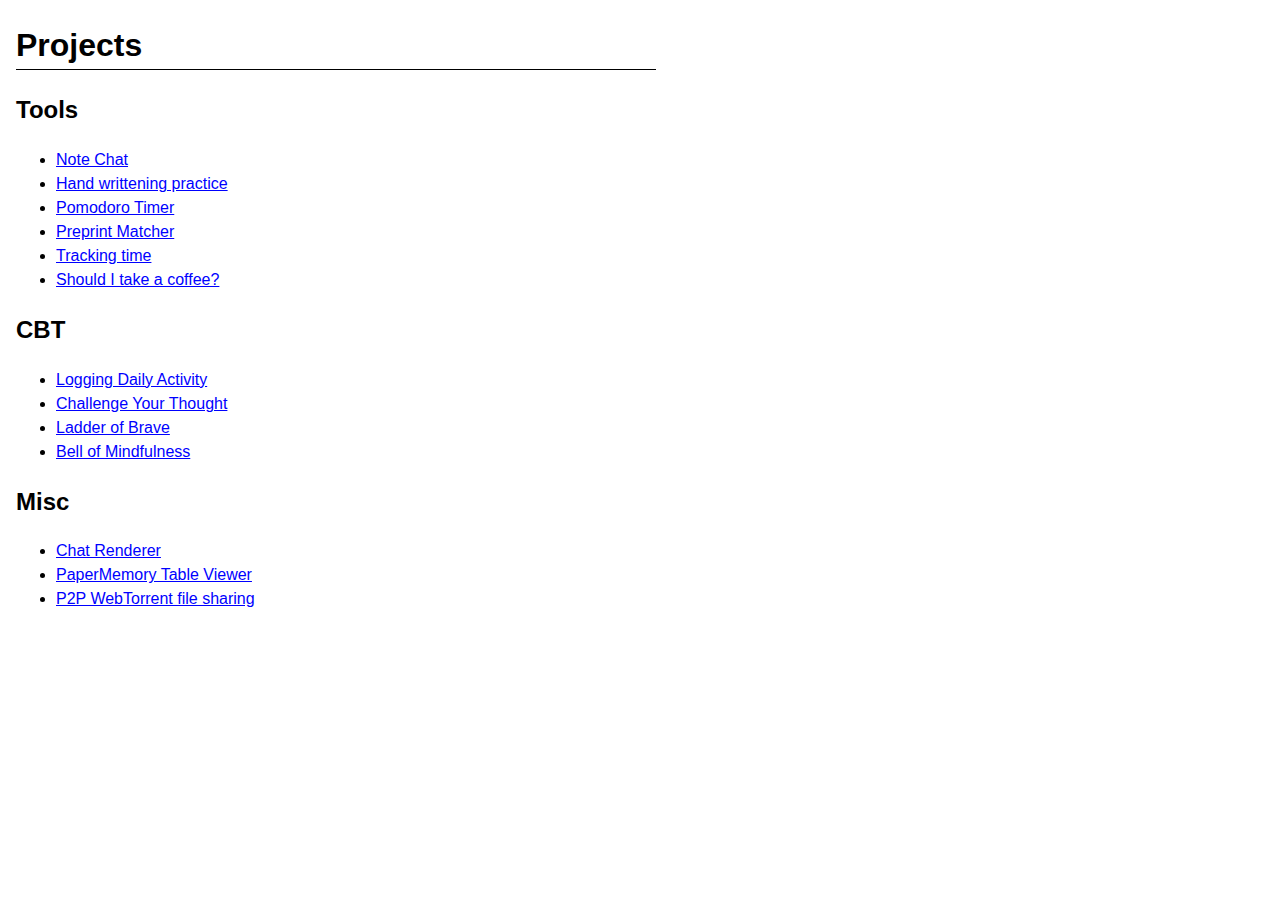
<file: index.html>
<!DOCTYPE html>
<html lang="en">
<head>
<meta charset="UTF-8">
<meta name="viewport" content="width=device-width, initial-scale=1.0">
<title>Projects</title>
<style>
body{font:16px/1.5 sans-serif;margin:1em;max-width:40em}
h1{border-bottom:1px solid}
a{color:#00f}
</style>
</head>
<body>
<h1>Projects</h1>
<h2>Tools</h2>
<ul>
<li><a href="note-chat/">Note Chat</a>
<li><a href="hand-writing-practice/">Hand writtening practice</a>
<li><a href="pomodoro/">Pomodoro Timer</a>
<li><a href="preprint-matcher/">Preprint Matcher</a>
<li><a href="time-tracker/">Tracking time</a>
<li><a href="coffee/">Should I take a coffee?</a>
</ul>
<h2>CBT</h2>
<ul>
<li><a href="activity-logging/">Logging Daily Activity</a>
<li><a href="challenge-your-thought/">Challenge Your Thought</a>
<li><a href="ladder/">Ladder of Brave</a>
<li><a href="plum_village/">Bell of Mindfulness</a>
</ul>
<h2>Misc</h2>
<ul>
<li><a href="renderer/">Chat Renderer</a>
<li><a href="papermemory-viewer/">PaperMemory Table Viewer</a>
<li><a href="webtorrent/"> P2P WebTorrent file sharing </a>
</ul>
</body>
</html>
</file>
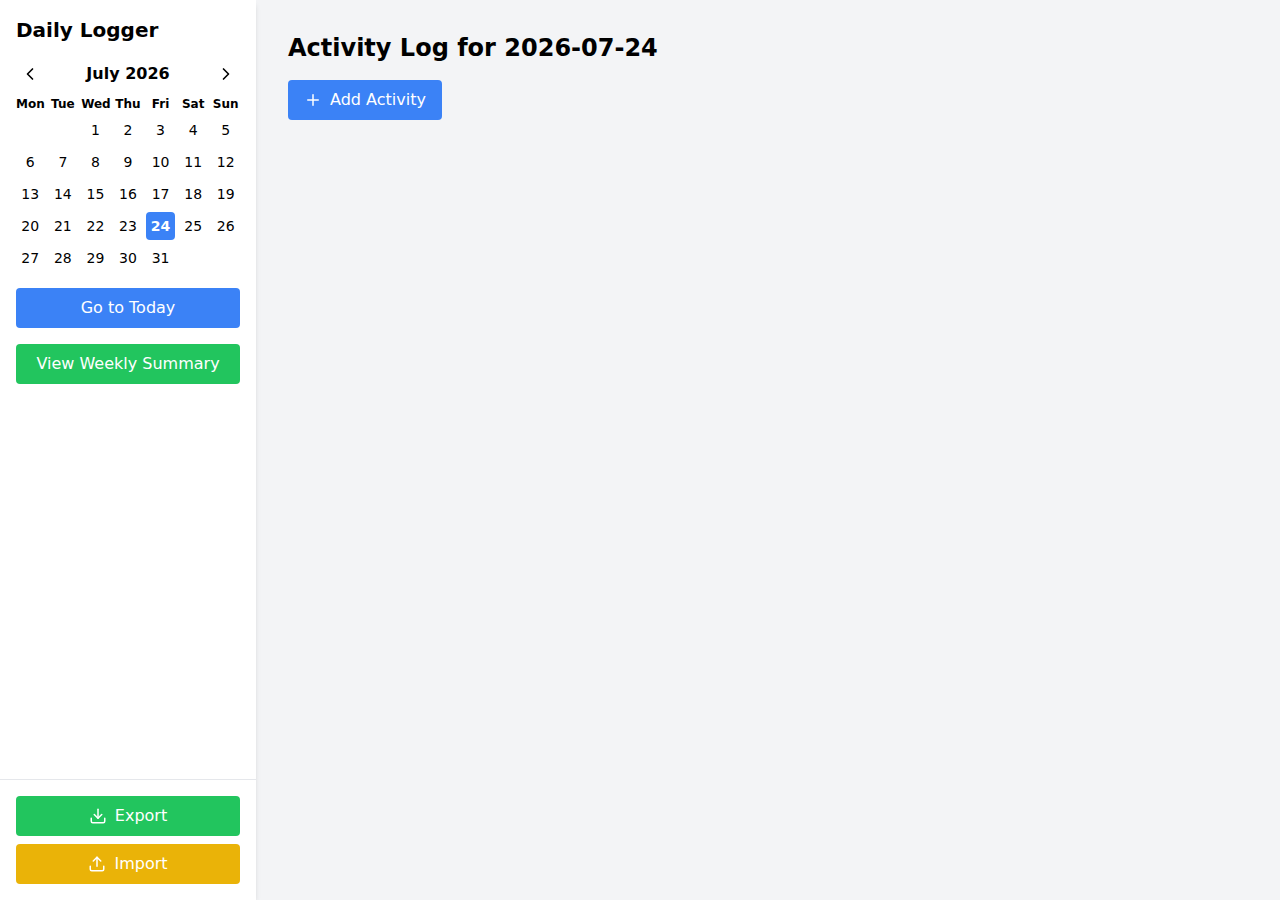
<file: activity-logging/index.html>
<!doctype html><html lang="en"><head><meta charset="utf-8"/><link rel="icon" href="./favicon.ico"/><meta name="viewport" content="width=device-width,initial-scale=1"/><meta name="theme-color" content="#000000"/><meta name="description" content="Web site created using create-react-app"/><link rel="apple-touch-icon" href="./logo192.png"/><link rel="manifest" href="./manifest.json"/><title>Activity Logger</title><script defer="defer" src="./static/js/main.e8c48008.js"></script><link href="./static/css/main.55740665.css" rel="stylesheet"></head><body><noscript>You need to enable JavaScript to run this app.</noscript><div id="root"></div></body></html>
</file>
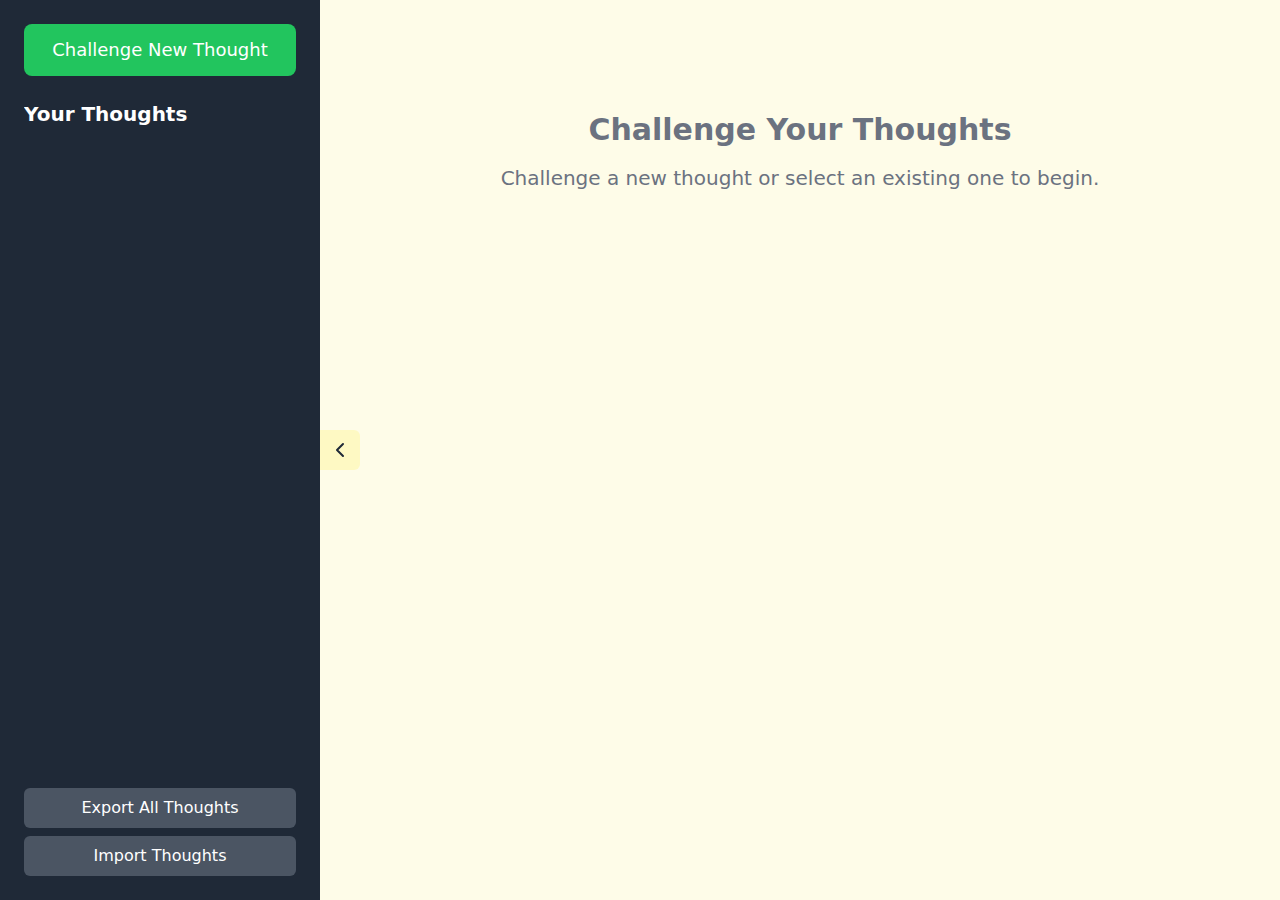
<file: challenge-your-thought/index.html>
<!doctype html><html lang="en"><head><meta charset="utf-8"/><link href="https://fonts.googleapis.com/css2?family=Inter:wght@400;500;600;700&display=swap" rel="stylesheet"><link href="https://fonts.googleapis.com/css2?family=Indie+Flower&display=swap" rel="stylesheet"><link rel="icon" href="./favicon.ico"/><meta name="viewport" content="width=device-width,initial-scale=1"/><meta name="theme-color" content="#000000"/><meta name="description" content="CYT - Challenge Your Thoughts"/><link rel="apple-touch-icon" href="./logo192.png"/><link rel="manifest" href="./manifest.json"/><title>CYT</title><script defer="defer" src="./static/js/main.c4fa7f33.js"></script><link href="./static/css/main.df7f245f.css" rel="stylesheet"></head><body><noscript>You need to enable JavaScript to run this app.</noscript><div id="root"></div></body></html>
</file>
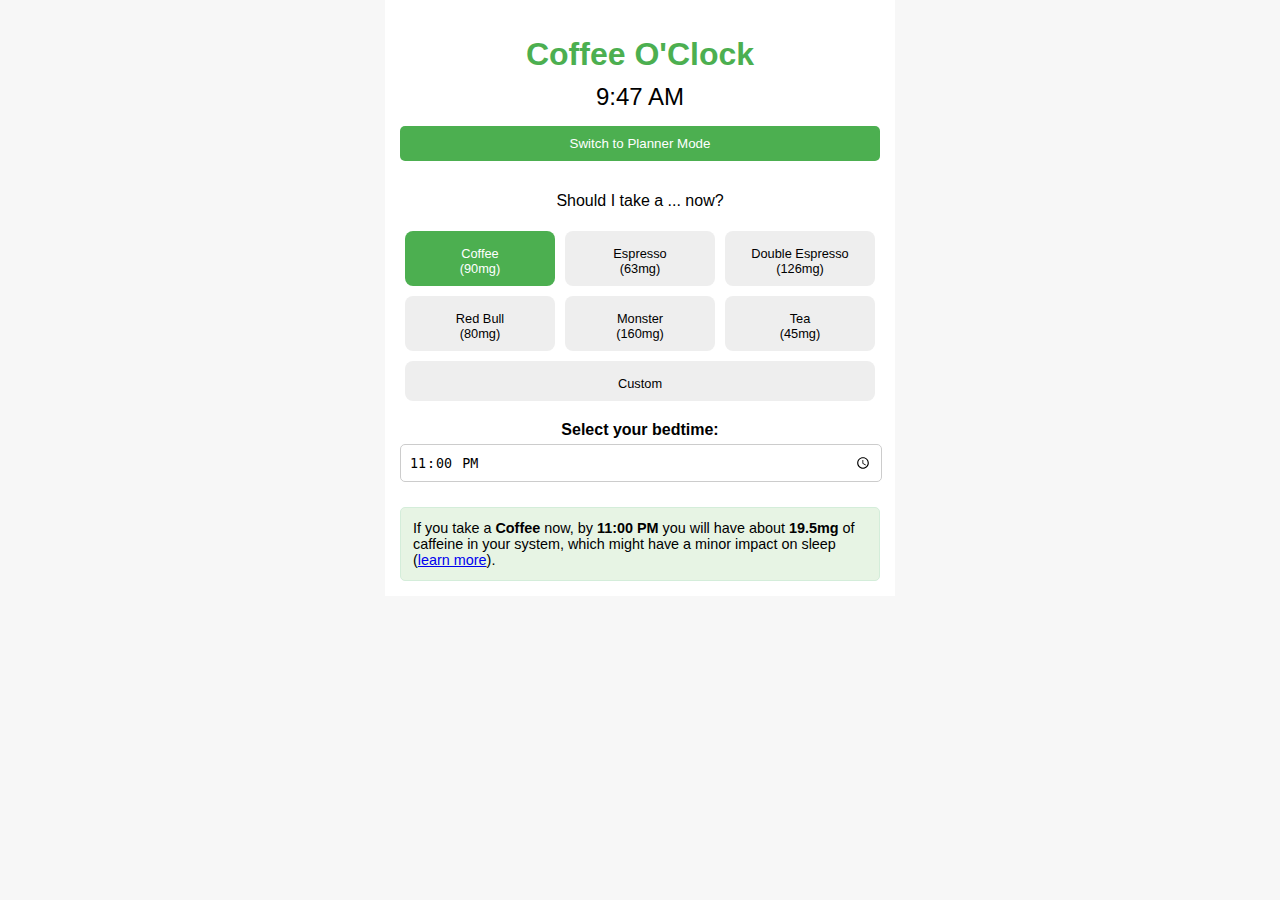
<file: coffee/index.html>
<!DOCTYPE html>
<html lang="en">
<head>
    <meta charset="UTF-8">
    <title>Coffee O'Clock</title>
    <meta name="viewport" content="width=device-width, initial-scale=1.0">
    <!-- Include Font Awesome CSS for icons -->
    <link rel="stylesheet" href="https://cdnjs.cloudflare.com/ajax/libs/font-awesome/5.15.1/css/all.min.css" integrity="sha512-1zcK6kgDnS4tI2UrjqS6He3VvNzgszKEeMPlE5xdTg3q0X+YgXFtWwPX8H6Zfjhms3s5z5N5K3KkPR1iHAw3Yw==" crossorigin="anonymous" referrerpolicy="no-referrer" />
    <style>
        /* General Styles */
        body {
            font-family: Arial, sans-serif;
            background-color: #f7f7f7;
            margin: 0;
            padding: 0;
        }

        .container {
            max-width: 480px;
            margin: 0 auto;
            padding: 15px;
            background-color: #fff;
        }

        h1 {
            text-align: center;
            color: #4CAF50;
            margin-bottom: 10px;
        }

        .clock {
            text-align: center;
            font-size: 1.5em;
            margin-bottom: 15px;
        }

        /* Toggle Button */
        .toggle-button {
            width: 100%;
            padding: 10px;
            margin-bottom: 15px;
            background-color: #4CAF50;
            color: white;
            border: none;
            border-radius: 5px;
            cursor: pointer;
        }

        /* Drink Selection Styles */
        .drink-selection {
            display: flex;
            flex-wrap: wrap;
            justify-content: center;
            margin-bottom: 15px;
        }

        .drink-button {
            flex: 1 0 30%;
            margin: 5px;
            padding: 10px;
            background-color: #eee;
            border: none;
            border-radius: 8px;
            text-align: center;
            cursor: pointer;
            font-size: 0.8em;
            display: flex;
            flex-direction: column;
            align-items: center;
        }

        .drink-button i {
            font-size: 2em;
            margin-bottom: 5px;
        }

        .drink-button.active {
            background-color: #4CAF50;
            color: white;
        }

        /* Bedtime Selection */
        .bedtime-selection {
            margin-bottom: 15px;
            text-align: center;
        }

        label {
            display: block;
            margin-bottom: 5px;
            font-weight: bold;
        }

        input[type="number"], input[type="time"] {
            padding: 8px;
            width: calc(100% - 16px);
            margin-bottom: 10px;
            border: 1px solid #ccc;
            border-radius: 5px;
        }

        /* Result and Warning */
        .result {
            margin-top: 10px;
            padding: 12px;
            border-radius: 5px;
            font-size: 0.9rem;
            background-color: #e7f4e4;
            border: 1px solid #d4edda;
        }

        /* Hidden Sections */
        .hidden {
            display: none;
        }

        /* Planner Mode Styles */
        .intake-item {
            border-bottom: 1px solid #ccc;
            padding: 10px 0;
        }

        .intake-item:last-child {
            border-bottom: none;
        }

        .intake-item .drink-selection {
            margin-bottom: 5px;
        }

        .intake-item input[type="time"], .intake-item input[type="number"] {
            width: calc(100% - 16px);
        }

        .intake-item .remove-btn {
            background-color: #e74c3c;
            color: white;
            border: none;
            padding: 8px;
            border-radius: 5px;
            cursor: pointer;
            width: 100%;
            margin-top: 5px;
        }

        /* Responsive Styles */
        @media (max-width: 600px) {
            .clock {
                font-size: 1.2em;
            }

            .drink-button {
                flex: 1 0 45%;
            }
        }
    </style>
</head>
<body>
    <div class="container">
        <h1>Coffee O'Clock</h1>
        <div class="clock" id="digitalClock"></div>

        <!-- Toggle Button -->
        <button class="toggle-button" id="toggleModeBtn">Switch to Planner Mode</button>

        <!-- Default Calculator -->
        <div id="defaultCalculator">
            <p style="text-align: center;">Should I take a ... now?</p>

            <!-- Drink Selection -->
            <div class="drink-selection" id="drinkSelection">
                <button class="drink-button active" data-caffeine="90">
                    <i class="fas fa-mug-hot"></i>
                    Coffee<br>(90mg)
                </button>
                <button class="drink-button" data-caffeine="63">
                    <i class="fas fa-coffee"></i>
                    Espresso<br>(63mg)
                </button>
                <button class="drink-button" data-caffeine="126">
                    <i class="fas fa-coffee"></i>
                    Double Espresso<br>(126mg)
                </button>
                <button class="drink-button" data-caffeine="80">
                    <i class="fas fa-wine-bottle"></i>
                    Red Bull<br>(80mg)
                </button>
                <button class="drink-button" data-caffeine="160">
                    <i class="fas fa-wine-bottle"></i>
                    Monster<br>(160mg)
                </button>
                <button class="drink-button" data-caffeine="45">
                    <i class="fas fa-leaf"></i>
                    Tea<br>(45mg)
                </button>
                <button class="drink-button" id="customCaffeineBtn">
                    <i class="fas fa-question"></i>
                    Custom
                </button>
            </div>
            <input type="number" id="customCaffeineInput" placeholder="Enter caffeine amount (mg)" style="display:none;">

            <!-- Bedtime Selection -->
            <div class="bedtime-selection">
                <label for="bedtime">Select your bedtime:</label>
                <input type="time" id="bedtime" value="23:00">
            </div>

            <!-- Result Display -->
            <div class="result" id="result" style="display:none;"></div>
        </div>

        <!-- Planner Mode -->
        <div id="plannerMode" class="hidden">
            <p style="text-align: center;">Plan your caffeine intake throughout the day:</p>
            <div id="intakeList"></div>
            <button class="toggle-button" id="addIntakeBtn">Add Caffeine Intake</button>

            <!-- Bedtime Selection -->
            <div class="bedtime-selection">
                <label for="plannerBedtime">Select your bedtime:</label>
                <input type="time" id="plannerBedtime" value="23:00">
            </div>

            <div class="result" id="plannerResult" style="display:none;"></div>
        </div>
    </div>

    <script>
        // Display current time
        function updateClock() {
            const now = new Date();
            const hours = now.getHours() % 12 || 12;
            const minutes = String(now.getMinutes()).padStart(2, '0');
            const ampm = now.getHours() >= 12 ? 'PM' : 'AM';
            document.getElementById('digitalClock').textContent = `${hours}:${minutes} ${ampm}`;
        }
        setInterval(updateClock, 1000);
        updateClock();

        // Toggle between modes
        const toggleModeBtn = document.getElementById('toggleModeBtn');
        const defaultCalculator = document.getElementById('defaultCalculator');
        const plannerMode = document.getElementById('plannerMode');

        toggleModeBtn.addEventListener('click', () => {
            if (defaultCalculator.classList.contains('hidden')) {
                defaultCalculator.classList.remove('hidden');
                plannerMode.classList.add('hidden');
                toggleModeBtn.textContent = 'Switch to Planner Mode';
            } else {
                defaultCalculator.classList.add('hidden');
                plannerMode.classList.remove('hidden');
                toggleModeBtn.textContent = 'Switch to Default Calculator';
            }
        });

        // Drink Selection
        const drinkButtons = document.querySelectorAll('#defaultCalculator .drink-button');
        let selectedCaffeine = 90; // Default to Coffee
        const customCaffeineBtn = document.getElementById('customCaffeineBtn');
        const customCaffeineInput = document.getElementById('customCaffeineInput');

        drinkButtons.forEach(button => {
            button.addEventListener('click', () => {
                // Remove active class from all buttons
                drinkButtons.forEach(btn => btn.classList.remove('active'));
                // Add active class to clicked button
                button.classList.add('active');

                if (button.id === 'customCaffeineBtn') {
                    customCaffeineInput.style.display = 'block';
                    customCaffeineInput.value = '';
                    selectedCaffeine = 0;
                    customCaffeineInput.addEventListener('input', () => {
                        selectedCaffeine = parseFloat(customCaffeineInput.value) || 0;
                        updateResult();
                    });
                } else {
                    customCaffeineInput.style.display = 'none';
                    selectedCaffeine = parseFloat(button.getAttribute('data-caffeine'));
                }
                updateResult();
            });
        });

        // Bedtime Selection
        const bedtimeInput = document.getElementById('bedtime');
        bedtimeInput.addEventListener('change', updateResult);

        // Result Display
        const resultDiv = document.getElementById('result');

        function updateResult() {
            const bedtime = bedtimeInput.value;
            const bedtimeHour = parseInt(bedtime.split(':')[0]);
            const bedtimeMinutes = parseInt(bedtime.split(':')[1]);
            const bedtimeInHours = bedtimeHour + bedtimeMinutes / 60;

            const now = new Date();
            const currentTimeInHours = now.getHours() + now.getMinutes() / 60;
            let hoursToBed = bedtimeInHours - currentTimeInHours;
            if (hoursToBed < 0) hoursToBed += 24;

            const remainingCaffeine = calculateCaffeine(selectedCaffeine, hoursToBed);

            if (selectedCaffeine > 0) {
                resultDiv.style.display = 'block';
                const drinkName = getSelectedDrinkName();
                const sleepImpact = getSleepImpact(remainingCaffeine);
                resultDiv.innerHTML = `If you take a <strong>${drinkName}</strong> now, by <strong>${formatTime(bedtimeInHours)}</strong> you will have about <strong>${remainingCaffeine.toFixed(1)}mg</strong> of caffeine in your system, which ${sleepImpact}.`;
            } else {
                resultDiv.style.display = 'none';
            }
        }

        // Initial result update
        updateResult();

        // Helper Functions
        function calculateCaffeine(amount, hours) {
            return amount * Math.pow(0.5, hours / 6);
        }

        function getSleepImpact(remainingCaffeine) {
            if (remainingCaffeine > 50) {
                return `could significantly disrupt your sleep quality (<a href="https://www.sleepfoundation.org/nutrition/caffeine-and-sleep" target="_blank">learn more</a>)`;
            } else if (remainingCaffeine > 30) {
                return `may delay your sleep onset (<a href="https://www.sleepfoundation.org/nutrition/caffeine-and-sleep" target="_blank">learn more</a>)`;
            } else if (remainingCaffeine > 10) {
                return `might have a minor impact on sleep (<a href="https://www.sleepfoundation.org/nutrition/caffeine-and-sleep" target="_blank">learn more</a>)`;
            } else {
                return `is unlikely to affect your sleep`;
            }
        }

        function formatTime(hours) {
            let hour = Math.floor(hours);
            let minutes = Math.round((hours - hour) * 60);
            let period = 'AM';
            if (hour >= 12) {
                period = 'PM';
                if (hour > 12) hour -= 12;
            }
            if (hour === 0) {
                hour = 12;
            }
            return `${hour}:${String(minutes).padStart(2, '0')} ${period}`;
        }

        function getSelectedDrinkName() {
            const activeButton = document.querySelector('#defaultCalculator .drink-button.active');
            if (activeButton) {
                const name = activeButton.innerText.split('\n')[0];
                return name;
            }
            return 'Drink';
        }

        // Planner Mode
        const addIntakeBtn = document.getElementById('addIntakeBtn');
        const intakeList = document.getElementById('intakeList');
        const plannerResult = document.getElementById('plannerResult');
        const plannerBedtimeInput = document.getElementById('plannerBedtime');
        plannerBedtimeInput.addEventListener('change', updatePlannerResult);

        addIntakeBtn.addEventListener('click', addIntakeItem);

        function addIntakeItem() {
            const intakeDiv = document.createElement('div');
            intakeDiv.classList.add('intake-item');

            const drinkSelectionDiv = document.createElement('div');
            drinkSelectionDiv.classList.add('drink-selection');

            const drinks = [
                { name: 'Coffee', caffeine: 90, icon: 'fas fa-mug-hot' },
                { name: 'Espresso', caffeine: 63, icon: 'fas fa-coffee' },
                { name: 'Double Espresso', caffeine: 126, icon: 'fas fa-coffee' },
                { name: 'Red Bull', caffeine: 80, icon: 'fas fa-wine-bottle' },
                { name: 'Monster', caffeine: 160, icon: 'fas fa-wine-bottle' },
                { name: 'Tea', caffeine: 45, icon: 'fas fa-leaf' },
                { name: 'Custom', caffeine: 0, icon: 'fas fa-question', isCustom: true }
            ];

            let selectedCaffeine = 0;
            let selectedDrinkName = '';
            let customCaffeineInput;

            drinks.forEach(drink => {
                const button = document.createElement('button');
                button.classList.add('drink-button');
                button.dataset.caffeine = drink.caffeine;

                const icon = document.createElement('i');
                icon.className = drink.icon;
                button.appendChild(icon);

                const text = document.createElement('span');
                text.innerHTML = `${drink.name}${drink.isCustom ? '' : `<br>(${drink.caffeine}mg)`}`;
                button.appendChild(text);

                button.addEventListener('click', () => {
                    // Remove active class from all buttons
                    drinkSelectionDiv.querySelectorAll('.drink-button').forEach(btn => btn.classList.remove('active'));
                    // Add active class to clicked button
                    button.classList.add('active');

                    selectedDrinkName = drink.name;

                    if (drink.isCustom) {
                        customCaffeineInput.style.display = 'block';
                        customCaffeineInput.value = '';
                        selectedCaffeine = 0;
                        customCaffeineInput.addEventListener('input', () => {
                            selectedCaffeine = parseFloat(customCaffeineInput.value) || 0;
                            updatePlannerResult();
                        });
                    } else {
                        if (customCaffeineInput) customCaffeineInput.style.display = 'none';
                        selectedCaffeine = drink.caffeine;
                        updatePlannerResult();
                    }
                });

                drinkSelectionDiv.appendChild(button);
            });

            customCaffeineInput = document.createElement('input');
            customCaffeineInput.type = 'number';
            customCaffeineInput.placeholder = 'Enter caffeine amount (mg)';
            customCaffeineInput.style.display = 'none';
            customCaffeineInput.addEventListener('input', updatePlannerResult);

            const timeInput = document.createElement('input');
            timeInput.type = 'time';
            timeInput.value = new Date().toLocaleTimeString('en-US', { hour12: false, hour: '2-digit', minute:'2-digit' });
            timeInput.addEventListener('change', updatePlannerResult);

            const removeBtn = document.createElement('button');
            removeBtn.textContent = 'Remove';
            removeBtn.classList.add('remove-btn');
            removeBtn.addEventListener('click', () => {
                intakeList.removeChild(intakeDiv);
                updatePlannerResult();
            });

            intakeDiv.appendChild(drinkSelectionDiv);
            intakeDiv.appendChild(customCaffeineInput);
            intakeDiv.appendChild(timeInput);
            intakeDiv.appendChild(removeBtn);

            intakeDiv.dataset.selectedCaffeine = selectedCaffeine;
            intakeDiv.dataset.selectedDrinkName = selectedDrinkName;

            intakeList.appendChild(intakeDiv);

            updatePlannerResult();
        }

        function updatePlannerResult() {
            const bedtime = plannerBedtimeInput.value;
            const bedtimeHour = parseInt(bedtime.split(':')[0]);
            const bedtimeMinutes = parseInt(bedtime.split(':')[1]);
            const bedtimeInHours = bedtimeHour + bedtimeMinutes / 60;

            let totalRemainingCaffeine = 0;
            let summary = '';

            const intakeItems = intakeList.querySelectorAll('.intake-item');
            intakeItems.forEach(item => {
                const selectedButton = item.querySelector('.drink-button.active');
                let caffeineAmount = 0;
                let drinkName = 'Drink';
                if (selectedButton) {
                    if (selectedButton.textContent.includes('Custom')) {
                        const customInput = item.querySelector('input[type="number"]');
                        caffeineAmount = parseFloat(customInput.value) || 0;
                        drinkName = 'Custom Drink';
                    } else {
                        caffeineAmount = parseFloat(selectedButton.getAttribute('data-caffeine'));
                        drinkName = selectedButton.innerText.split('\n')[0];
                    }

                    const timeInput = item.querySelector('input[type="time"]');
                    const intakeTime = timeInput.value;
                    const intakeHour = parseInt(intakeTime.split(':')[0]);
                    const intakeMinutes = parseInt(intakeTime.split(':')[1]);
                    const intakeTimeInHours = intakeHour + intakeMinutes / 60;

                    let hoursToBed = bedtimeInHours - intakeTimeInHours;
                    if (hoursToBed < 0) hoursToBed += 24;

                    const remainingCaffeine = calculateCaffeine(caffeineAmount, hoursToBed);
                    totalRemainingCaffeine += remainingCaffeine;

                    summary += `<li>${drinkName} at ${formatTime(intakeTimeInHours)} (${caffeineAmount}mg)</li>`;
                }
            });

            if (intakeItems.length > 0) {
                plannerResult.style.display = 'block';
                const sleepImpact = getSleepImpact(totalRemainingCaffeine);
                plannerResult.innerHTML = `
                    <p>By <strong>${formatTime(bedtimeInHours)}</strong>, you will have a total of <strong>${totalRemainingCaffeine.toFixed(1)}mg</strong> of caffeine in your system, which ${sleepImpact}.</p>
                    <p>Summary of your intake:</p>
                    <ul>${summary}</ul>
                `;
            } else {
                plannerResult.style.display = 'none';
            }
        }
    </script>
</body>
</html>
</file>
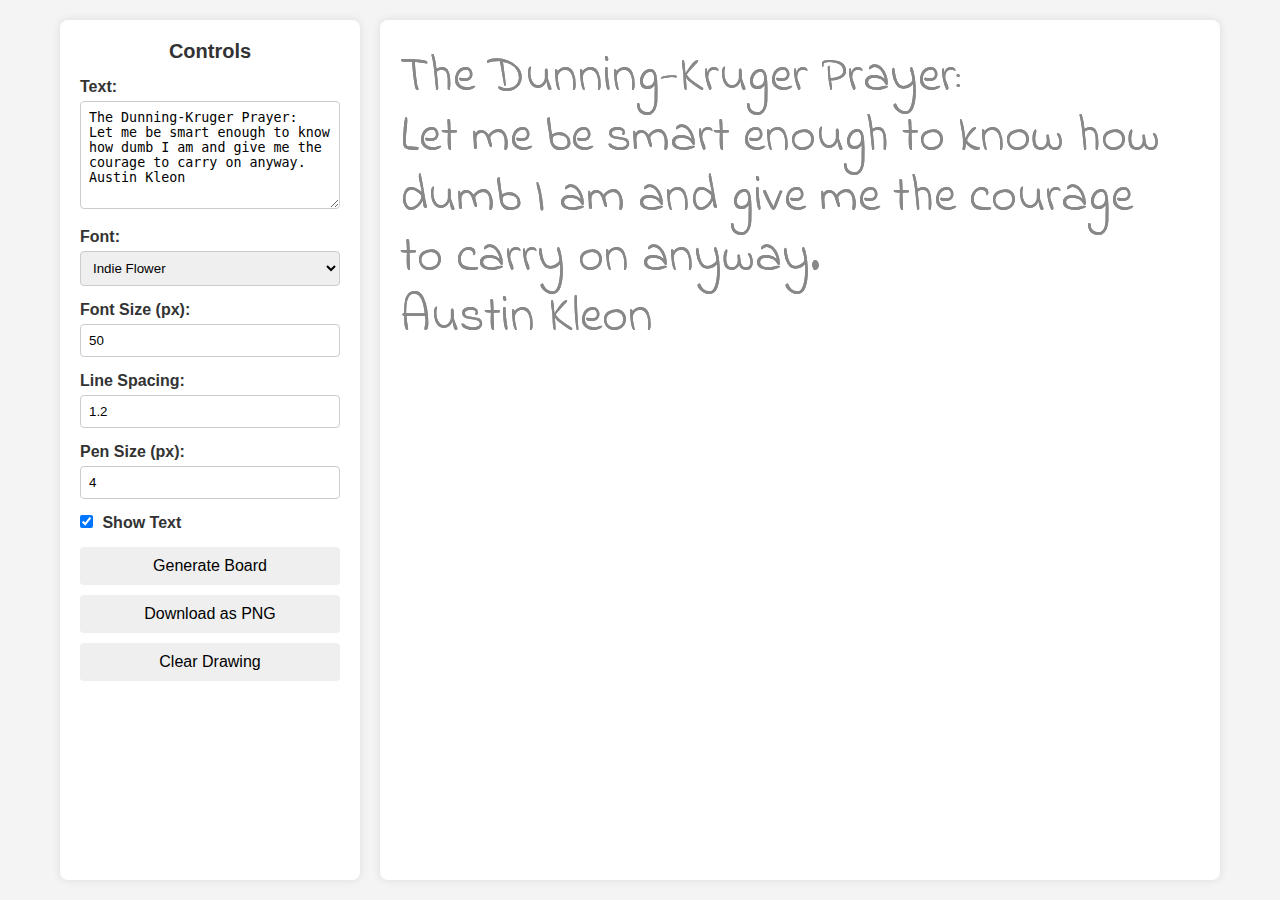
<file: hand-writing-practice/index.html>
<!DOCTYPE html>
<html lang="en">
<head>
    <meta charset="UTF-8">
    <title>Handwriting Practice Board</title>
    <!-- Load Google Fonts -->
    <link href="https://fonts.googleapis.com/css?family=Handlee|Indie+Flower|Shadows+Into+Light|Caveat|Patrick+Hand|Reenie+Beanie|Permanent+Marker|Gloria+Hallelujah|Architects+Daughter|Kaushan+Script&display=swap" rel="stylesheet">
    <style>
        /* Reset and base styles */
        * {
            box-sizing: border-box;
            margin: 0;
            padding: 0;
        }

        body {
            font-family: Arial, sans-serif;
            background-color: #f4f4f4;
            color: #333;
            display: flex;
            flex-direction: column;
            min-height: 100vh;
        }

        /* Container for the entire application */
        .container {
            display: flex;
            flex: 1;
            padding: 20px;
            max-width: 1200px;
            margin: 0 auto;
            width: 100%;
        }

        /* Sidebar for controls */
        .sidebar {
            width: 300px;
            padding: 20px;
            background-color: #fff;
            border-radius: 8px;
            box-shadow: 0 0 10px rgba(0, 0, 0, 0.1);
            margin-right: 20px;
            flex-shrink: 0;
        }

        .sidebar h2 {
            margin-bottom: 15px;
            font-size: 20px;
            text-align: center;
        }

        .form-group {
            margin-bottom: 15px;
        }

        .form-group label {
            display: block;
            margin-bottom: 5px;
            font-weight: bold;
        }

        .form-group textarea,
        .form-group select,
        .form-group input[type="number"] {
            width: 100%;
            padding: 8px;
            border: 1px solid #ccc;
            border-radius: 4px;
        }

        .form-group input[type="checkbox"] {
            margin-right: 5px;
        }

        /* Buttons */
        .buttons {
            display: flex;
            flex-direction: column;
            gap: 10px;
            margin-top: 10px;
        }

        .buttons button {
            padding: 10px;
            font-size: 16px;
            border: none;
            border-radius: 4px;
            cursor: pointer;
            transition: background-color 0.3s;
        }

        .buttons button:hover {
            background-color: #ddd;
        }

        /* Main content area */
        .main-content {
            flex: 1;
            position: relative;
            background-color: #fff;
            border-radius: 8px;
            box-shadow: 0 0 10px rgba(0, 0, 0, 0.1);
            overflow: hidden;
        }

        /* Canvas containers */
        .canvas-container {
            position: relative;
            width: 100%;
            height: 100%;
        }

        /* Stacked canvases */
        .canvas-layer {
            position: absolute;
            top: 0;
            left: 0;
        }

        /* Responsive adjustments */
        @media (max-width: 768px) {
            .container {
                flex-direction: column;
            }

            .sidebar {
                width: 100%;
                margin-right: 0;
                margin-bottom: 20px;
            }
        }
    </style>
</head>
<body>

    <div class="container">
        <!-- Sidebar for controls -->
        <div class="sidebar">
            <h2>Controls</h2>
            <div class="form-group">
                <label for="inputText">Text:</label>
                <textarea id="inputText" rows="6" placeholder="Enter your text here...">The Dunning-Kruger Prayer:
Let me be smart enough to know how dumb I am and give me the courage to carry on anyway.
Austin Kleon
                </textarea>
            </div>
            <div class="form-group">
                <label for="fontSelect">Font:</label>
                <select id="fontSelect">
                    <option value="Indie Flower">Indie Flower</option>
                    <option value="Patrick Hand">Patrick Hand</option>
                    <option value="Handlee">Handlee</option>
                    <option value="Shadows Into Light">Shadows Into Light</option>
                    <option value="Caveat">Caveat</option>
                    <option value="Reenie Beanie">Reenie Beanie</option>
                    <option value="Permanent Marker">Permanent Marker</option>
                    <option value="Gloria Hallelujah">Gloria Hallelujah</option>
                    <option value="Architects Daughter">Architects Daughter</option>
                    <option value="Kaushan Script">Kaushan Script</option>
                </select>
            </div>
            <div class="form-group">
                <label for="fontSize">Font Size (px):</label>
                <input type="number" id="fontSize" value="50" min="12" max="120">
            </div>
            <div class="form-group">
                <label for="lineSpacing">Line Spacing:</label>
                <input type="number" id="lineSpacing" value="1.2" min="1" max="3" step="0.1">
            </div>
            <div class="form-group">
                <label for="penSize">Pen Size (px):</label>
                <input type="number" id="penSize" value="4" min="1" max="20">
            </div>
            <div class="form-group">
                <label>
                    <input type="checkbox" id="toggleText" checked>
                    Show Text
                </label>
            </div>
            <div class="buttons">
                <button id="generateBtn">Generate Board</button>
                <button id="downloadBtn">Download as PNG</button>
                <button id="clearBtn">Clear Drawing</button>
            </div>
        </div>

        <!-- Main content area for canvases -->
        <div class="main-content">
            <div class="canvas-container">
                <!-- Text Canvas -->
                <canvas id="textCanvas" class="canvas-layer"></canvas>
                <!-- Drawing Canvas -->
                <canvas id="drawingCanvas" class="canvas-layer"></canvas>
            </div>
        </div>
    </div>

    <script>
        // Get elements
        const inputText = document.getElementById('inputText');
        const fontSelect = document.getElementById('fontSelect');
        const fontSizeInput = document.getElementById('fontSize');
        const lineSpacingInput = document.getElementById('lineSpacing');
        const penSizeInput = document.getElementById('penSize');
        const toggleTextCheckbox = document.getElementById('toggleText');
        const generateBtn = document.getElementById('generateBtn');
        const downloadBtn = document.getElementById('downloadBtn');
        const clearBtn = document.getElementById('clearBtn');
        const textCanvas = document.getElementById('textCanvas');
        const drawingCanvas = document.getElementById('drawingCanvas');
        const textCtx = textCanvas.getContext('2d');
        const drawCtx = drawingCanvas.getContext('2d');

        // Initialize canvases
        function initializeCanvases() {
            const container = document.querySelector('.canvas-container');
            const containerWidth = container.clientWidth;
            const containerHeight = container.clientHeight || 800; // Set a default height if needed

            // Set canvas sizes to match container
            textCanvas.width = containerWidth;
            textCanvas.height = containerHeight;
            drawingCanvas.width = containerWidth;
            drawingCanvas.height = containerHeight;
        }

        // Function to render text on textCanvas
        async function renderText() {
            // Clear text canvas
            textCtx.clearRect(0, 0, textCanvas.width, textCanvas.height);
        
            // Get font properties
            const font = fontSelect.value;
            const fontSize = parseInt(fontSizeInput.value);
            const lineSpacing = parseFloat(lineSpacingInput.value);
        
            // Wait for the font to load
            await document.fonts.load(`${fontSize}px "${font}"`);
        
            // Set font properties after ensuring the font is loaded
            textCtx.font = `${fontSize}px "${font}"`;
            textCtx.fillStyle = '#888';
        
            // Split and wrap text
            const text = inputText.value;
            const lines = text.split('\n');
            const maxWidth = textCanvas.width - 40; // 20px padding on each side
            const lineHeight = fontSize * lineSpacing;
            let y = fontSize + 20;
        
            lines.forEach(line => {
                const wrappedLines = wrapText(textCtx, line, maxWidth);
                wrappedLines.forEach(wrappedLine => {
                    textCtx.fillText(wrappedLine, 20, y);
                    y += lineHeight;
                });
            });
        }

        // Utility function to wrap text
        function wrapText(context, text, maxWidth) {
            const words = text.split(' ');
            const lines = [];
            let currentLine = '';

            words.forEach(word => {
                const testLine = currentLine + word + ' ';
                const testWidth = context.measureText(testLine).width;
                if (testWidth > maxWidth && currentLine !== '') {
                    lines.push(currentLine.trim());
                    currentLine = word + ' ';
                } else {
                    currentLine = testLine;
                }
            });

            lines.push(currentLine.trim());
            return lines;
        }

        // Toggle text visibility
        function toggleTextVisibility() {
            textCanvas.style.display = toggleTextCheckbox.checked ? 'block' : 'none';
        }

        // Handle window resize
        window.addEventListener('resize', () => {
            initializeCanvases();
            renderText();
        });

        // Initialize canvases on load
        window.addEventListener('load', () => {
            initializeCanvases();
            renderText();
            toggleTextVisibility();
        });

        // Drawing variables
        let drawing = false;
        let lastX = 0;
        let lastY = 0;

        // Set up drawing canvas
        function setupDrawingCanvas() {
            // Set white background
            drawCtx.fillStyle = 'rgba(0,0,0,0)';
            drawCtx.fillRect(0, 0, drawingCanvas.width, drawingCanvas.height);

            // Set initial pen settings
            drawCtx.strokeStyle = '#000';
            drawCtx.lineJoin = 'round';
            drawCtx.lineCap = 'round';
            drawCtx.lineWidth = parseInt(penSizeInput.value);
        }

        // Event listeners for drawing
        drawingCanvas.addEventListener('pointerdown', (e) => {
            e.preventDefault();
            drawing = true;
            const { x, y } = getPointerPos(e);
            [lastX, lastY] = [x, y];
        });

        drawingCanvas.addEventListener('pointermove', (e) => {
            e.preventDefault();
            if (!drawing) return;
            const { x, y, pressure } = getPointerPos(e);

            drawCtx.strokeStyle = '#000';
            drawCtx.lineWidth = pressure ? parseFloat(penSizeInput.value) * pressure : parseInt(penSizeInput.value);

            drawCtx.beginPath();
            drawCtx.moveTo(lastX, lastY);
            drawCtx.lineTo(x, y);
            drawCtx.stroke();

            [lastX, lastY] = [x, y];
        });

        drawingCanvas.addEventListener('pointerup', (e) => {
            e.preventDefault();
            drawing = false;
        });

        drawingCanvas.addEventListener('pointerout', (e) => {
            e.preventDefault();
            drawing = false;
        });

        // Utility function to get pointer position
        function getPointerPos(e) {
            const rect = drawingCanvas.getBoundingClientRect();
            const x = e.clientX - rect.left;
            const y = e.clientY - rect.top;
            const pressure = e.pressure || 1.; // Default pressure if not supported
            return { x, y, pressure };
        }

        // Generate Drawing Board
        generateBtn.addEventListener('click', async () => {
            await renderText();
            setupDrawingCanvas();
        });

        // Download as PNG
        downloadBtn.addEventListener('click', () => {
            // Create a temporary canvas to combine text and drawings
            const tempCanvas = document.createElement('canvas');
            const tempCtx = tempCanvas.getContext('2d');
            tempCanvas.width = Math.max(textCanvas.width, drawingCanvas.width);
            tempCanvas.height = Math.max(textCanvas.height, drawingCanvas.height);

            // Fill background with white
            tempCtx.fillStyle = '#FFFFFF';
            tempCtx.fillRect(0, 0, tempCanvas.width, tempCanvas.height);

            // Draw text if visible
            if (toggleTextCheckbox.checked) {
                tempCtx.drawImage(textCanvas, 0, 0);
            }

            // Draw drawings
            tempCtx.drawImage(drawingCanvas, 0, 0);

            // Create a download link
            const link = document.createElement('a');
            link.download = 'handwriting_practice.png';
            link.href = tempCanvas.toDataURL();
            link.click();
        });

        // Clear Drawing
        clearBtn.addEventListener('click', () => {
            drawCtx.clearRect(0, 0, drawingCanvas.width, drawingCanvas.height);
            setupDrawingCanvas();
        });

        // Toggle Text Visibility
        toggleTextCheckbox.addEventListener('change', () => {
            toggleTextVisibility();
        });

        // Update pen size dynamically
        penSizeInput.addEventListener('input', () => {
            if (!drawing) {
                drawCtx.lineWidth = parseInt(penSizeInput.value);
            }
        });

        fontSelect.addEventListener('change', async () => {
            await renderText();
        });

        window.addEventListener('load', async () => {
            initializeCanvases();
            await renderText();
            setupDrawingCanvas();
            toggleTextVisibility();
        });
        
    </script>

</body>
</html>
</file>
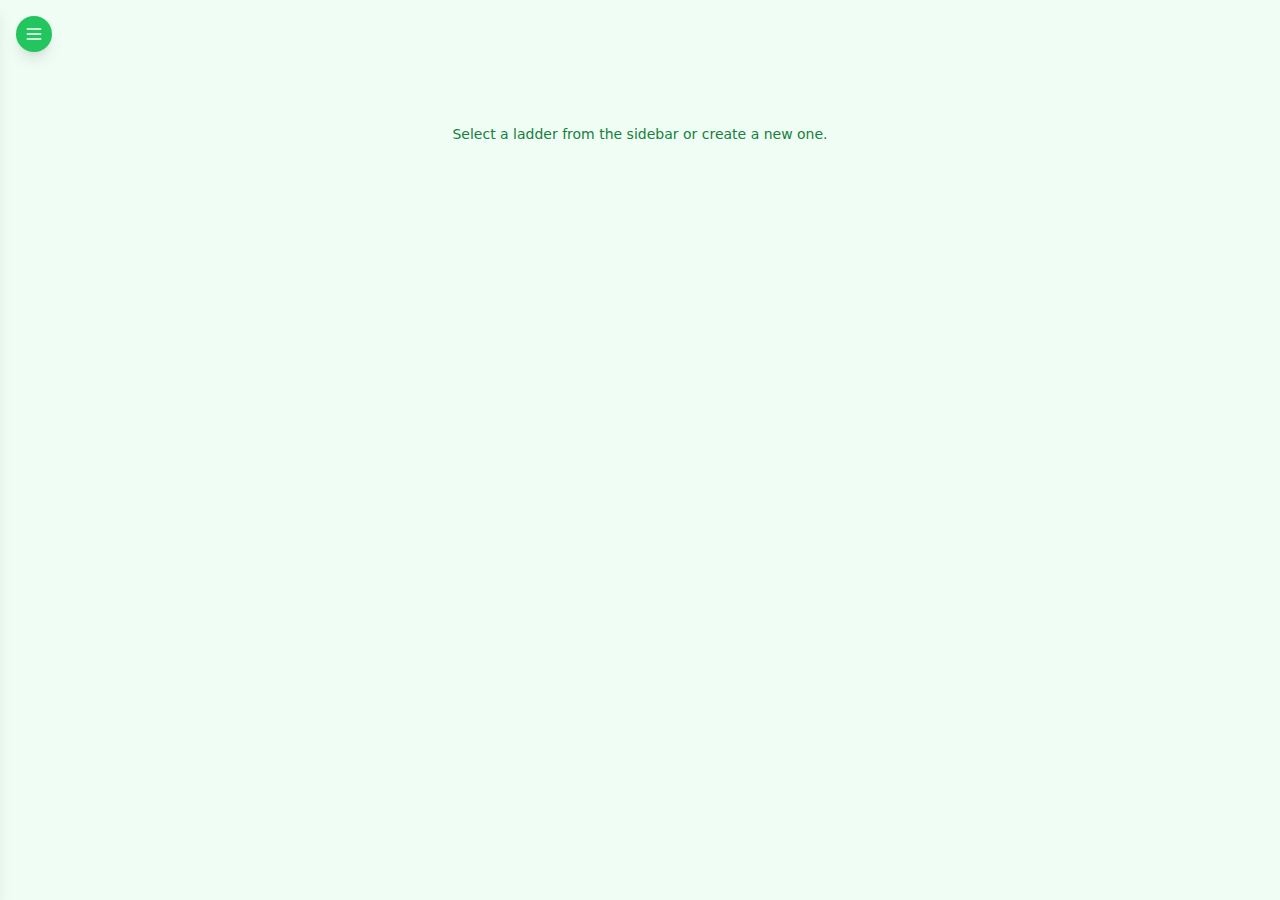
<file: ladder/index.html>
<!doctype html><html lang="en"><head><meta charset="utf-8"/><link rel="icon" href="./favicon.ico"/><meta name="viewport" content="width=device-width,initial-scale=1"/><meta name="theme-color" content="#000000"/><meta name="description" content="Web site created using create-react-app"/><link rel="apple-touch-icon" href="./logo192.png"/><link rel="manifest" href="./manifest.json"/><title>Ladder</title><script defer="defer" src="./static/js/main.27a944a5.js"></script><link href="./static/css/main.aceca821.css" rel="stylesheet"></head><body><noscript>You need to enable JavaScript to run this app.</noscript><div id="root"></div></body></html>
</file>
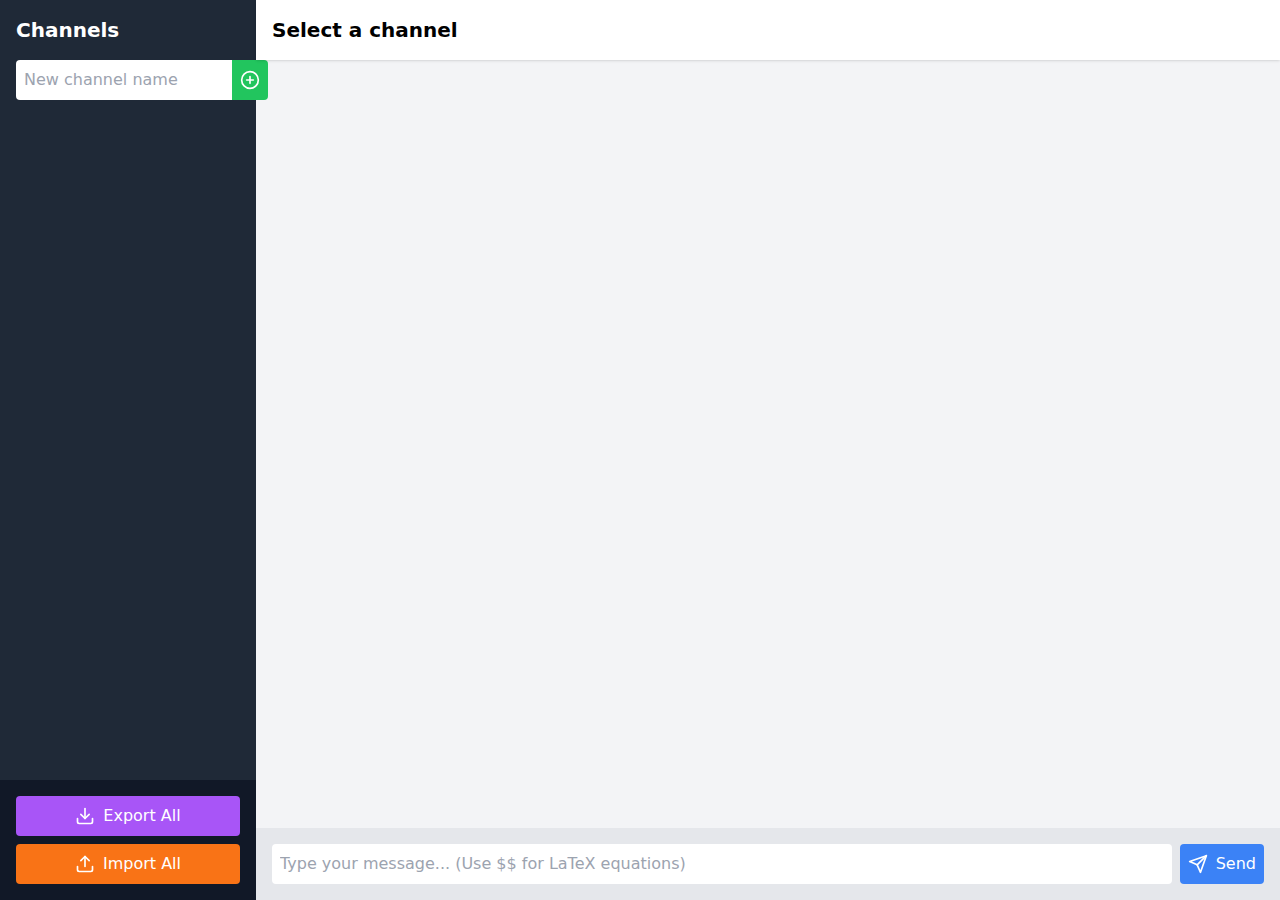
<file: note-chat/index.html>
<!doctype html><html lang="en"><head><meta charset="utf-8"/><link rel="icon" href="./favicon.ico"/><meta name="viewport" content="width=device-width,initial-scale=1"/><meta name="theme-color" content="#000000"/><meta name="description" content="Web site created using create-react-app"/><link rel="apple-touch-icon" href="./logo192.png"/><link rel="manifest" href="./manifest.json"/><title>React App</title><script defer="defer" src="./static/js/main.7e4a1933.js"></script><link href="./static/css/main.0b3d13b6.css" rel="stylesheet"></head><body><noscript>You need to enable JavaScript to run this app.</noscript><div id="root"></div></body></html>
</file>
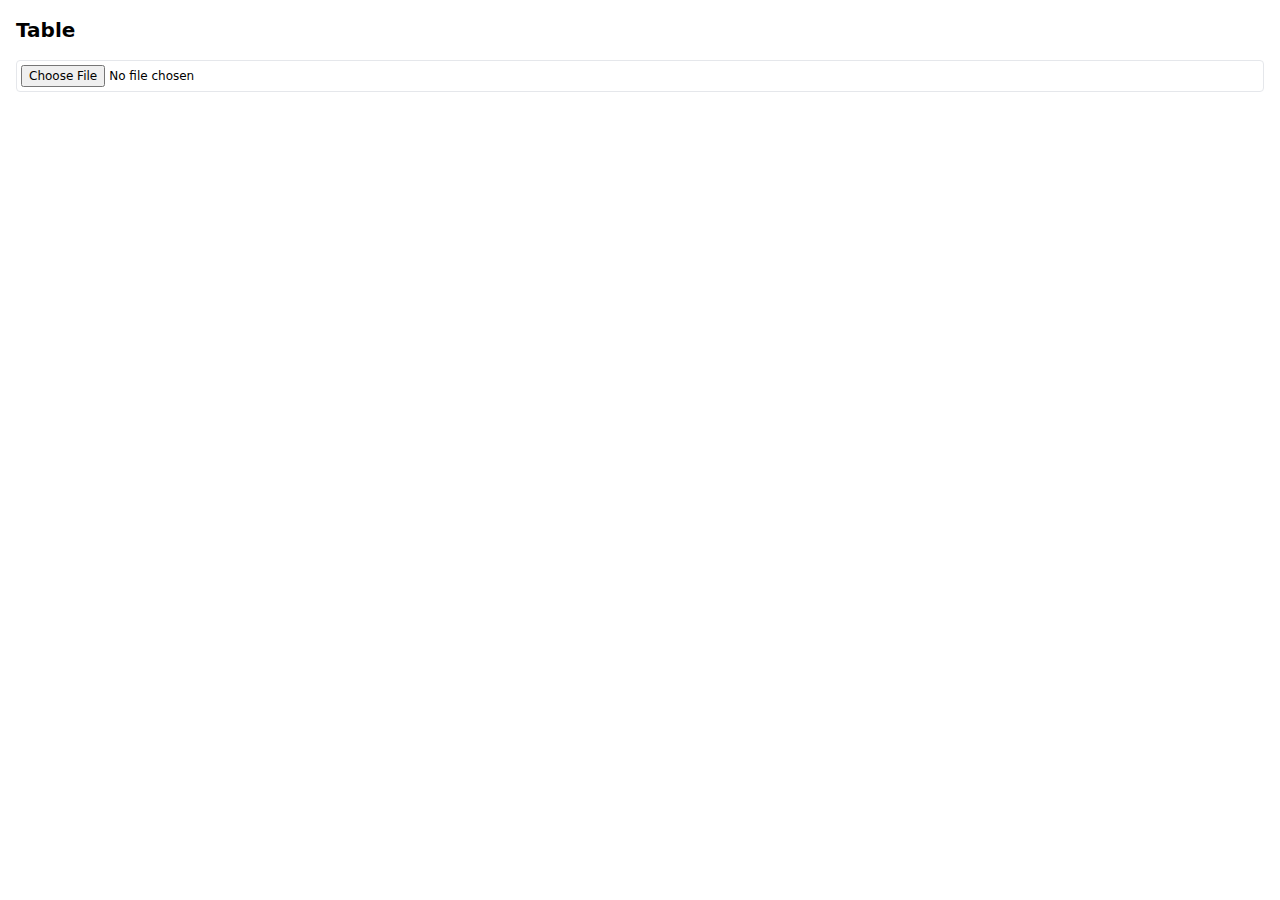
<file: papermemory-viewer/index.html>
<!doctype html><html lang="en"><head><meta charset="utf-8"/><link rel="icon" href="./favicon.ico"/><meta name="viewport" content="width=device-width,initial-scale=1"/><meta name="theme-color" content="#000000"/><meta name="description" content="Web site created using create-react-app"/><link rel="apple-touch-icon" href="./logo192.png"/><link rel="manifest" href="./manifest.json"/><title>PaperMemory Table Viewer</title><script defer="defer" src="./static/js/main.92dccbd9.js"></script><link href="./static/css/main.5a1835a2.css" rel="stylesheet"></head><body><noscript>You need to enable JavaScript to run this app.</noscript><div id="root"></div></body></html>
</file>
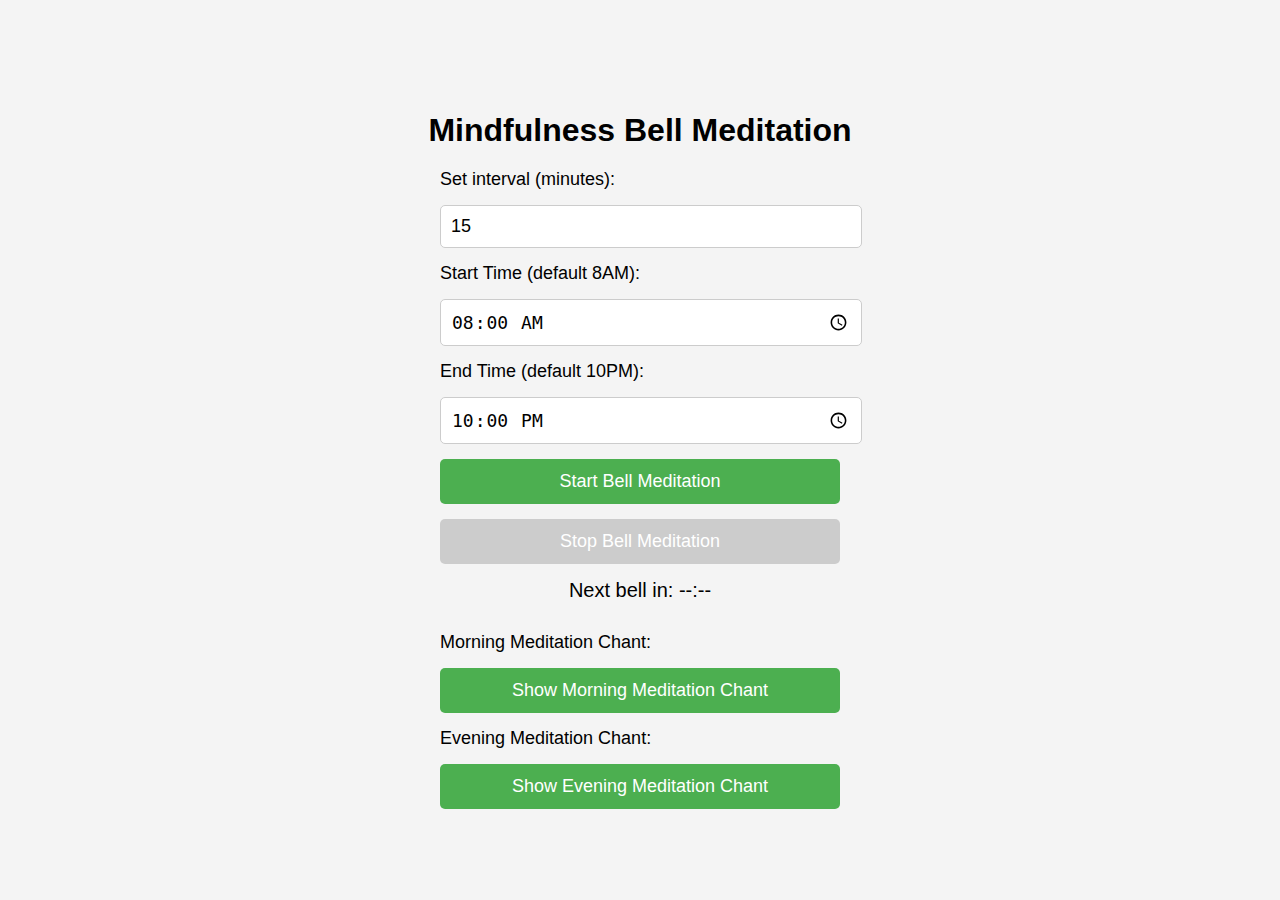
<file: plum_village/index.html>
<!DOCTYPE html>
<html lang="en">
<head>
    <meta charset="UTF-8">
    <meta name="viewport" content="width=device-width, initial-scale=1.0">
    <title>Mindfulness Bell Meditation</title>
    <style>
        body {
            font-family: Arial, sans-serif;
            display: flex;
            flex-direction: column;
            align-items: center;
            justify-content: center;
            height: 100vh;
            margin: 0;
            background-color: #f4f4f4;
        }
        h1 {
            text-align: center;
            margin-bottom: 20px;
        }
        .controls, .audio-controls {
            width: 90%;
            max-width: 400px;
            display: flex;
            flex-direction: column;
            gap: 15px;
        }
        label, input {
            font-size: 18px;
        }
        input[type="number"], input[type="time"] {
            padding: 10px;
            border-radius: 5px;
            border: 1px solid #ccc;
            width: 100%;
        }
        button {
            padding: 12px;
            font-size: 18px;
            cursor: pointer;
            border: none;
            background-color: #4CAF50;
            color: white;
            border-radius: 5px;
        }
        button:disabled {
            background-color: #ccc;
        }
        #countdown {
            font-size: 20px;
            text-align: center;
            margin-bottom: 30px; /* Added space below the countdown */
        }
        audio {
            width: 100%;
        }
        .credits {
            font-size: 14px;
            color: #777;
            margin-top: 5px;
            text-align: center;
        }
        .hidden {
            display: none;
        }
        .show {
            display: block;
        }
    </style>
</head>
<body>

    <h1>Mindfulness Bell Meditation</h1>

    <div class="controls">
        <label for="interval">Set interval (minutes):</label>
        <input type="number" id="interval" value="15" min="1" max="60">

        <label for="start-time">Start Time (default 8AM):</label>
        <input type="time" id="start-time" value="08:00">

        <label for="end-time">End Time (default 10PM):</label>
        <input type="time" id="end-time" value="22:00">

        <button id="start-bell">Start Bell Meditation</button>
        <button id="stop-bell" disabled>Stop Bell Meditation</button>

        <div id="countdown">Next bell in: --:--</div>
    </div>

    <div class="audio-controls">
        <!-- Morning meditation chant -->
        <label for="morning-audio">Morning Meditation Chant:</label>
        <button id="load-morning-audio">Show Morning Meditation Chant</button>
        <audio id="morning-audio" controls class="hidden" preload="none">
            Your browser does not support the audio element.
        </audio>
        <div id="morning-credits" class="credits hidden">Morning chant - source <a href="https://web.plumvillage.app/meditations">Plum Village App</a></div>

        <!-- Evening meditation chant -->
        <label for="evening-audio">Evening Meditation Chant:</label>
        <button id="load-evening-audio">Show Evening Meditation Chant</button>
        <audio id="evening-audio" controls class="hidden" preload="none">
            Your browser does not support the audio element.
        </audio>
        <div id="evening-credits" class="credits hidden">Evening chant - source <a href="https://web.plumvillage.app/meditations">Plum Village App</a></div>
    </div>

    <audio id="bell-sound" src="./assets/big_bell.mp3"></audio>

    <script>
        const bellSound = document.getElementById('bell-sound');
        const startButton = document.getElementById('start-bell');
        const stopButton = document.getElementById('stop-bell');
        const intervalInput = document.getElementById('interval');
        const startTimeInput = document.getElementById('start-time');
        const endTimeInput = document.getElementById('end-time');
        const countdownDisplay = document.getElementById('countdown');

        const morningAudio = document.getElementById('morning-audio');
        const eveningAudio = document.getElementById('evening-audio');
        const loadMorningAudioButton = document.getElementById('load-morning-audio');
        const loadEveningAudioButton = document.getElementById('load-evening-audio');
        const morningCredits = document.getElementById('morning-credits');
        const eveningCredits = document.getElementById('evening-credits');

        let intervalID;
        let countdownID;
        let bellInterval = 15 * 60 * 1000; // Default to 15 minutes
        let startTime = new Date().setHours(8, 0, 0); // Default start time 8AM
        let endTime = new Date().setHours(22, 0, 0); // Default end time 10PM

        // Show and load morning audio when button is clicked
        loadMorningAudioButton.addEventListener('click', () => {
            morningAudio.src = 'https://pvappaudio.b-cdn.net/b11bb74c-5403-4eb9-b3bd-957a61863156.mp3'; // Lazy load audio source
            morningAudio.classList.remove('hidden');
            loadMorningAudioButton.classList.add('hidden');  // Hide the button
            morningCredits.classList.remove('hidden'); // Show the credits
        });

        // Show and load evening audio when button is clicked
        loadEveningAudioButton.addEventListener('click', () => {
            eveningAudio.src = 'https://pvappaudio.b-cdn.net/f8cebe14-5c09-4037-bfdf-2a04ee43304d.mp3'; // Lazy load audio source
            eveningAudio.classList.remove('hidden');
            loadEveningAudioButton.classList.add('hidden');  // Hide the button
            eveningCredits.classList.remove('hidden'); // Show the credits
        });

        // Update interval
        intervalInput.addEventListener('input', () => {
            bellInterval = intervalInput.value * 60 * 1000;
        });

        // Start bell meditation
        startButton.addEventListener('click', () => {
            startTime = new Date();
            startTime.setHours(startTimeInput.value.split(":")[0]);
            startTime.setMinutes(startTimeInput.value.split(":")[1]);
            
            endTime = new Date();
            endTime.setHours(endTimeInput.value.split(":")[0]);
            endTime.setMinutes(endTimeInput.value.split(":")[1]);

            ringBellOnce();
            scheduleNextBell();

            startButton.disabled = true;
            stopButton.disabled = false;
        });

        // Stop bell meditation
        stopButton.addEventListener('click', () => {
            clearInterval(intervalID);
            clearInterval(countdownID);
            startButton.disabled = false;
            stopButton.disabled = true;
            countdownDisplay.textContent = "Next bell in: --:--";
        });

        // Ring the bell immediately
        function ringBellOnce() {
            bellSound.play();
        }

        // Schedule the next bell with countdown timer
        function scheduleNextBell() {
            const now = new Date();
            const nextBellTime = new Date(Math.ceil(now.getTime() / bellInterval) * bellInterval);
            const timeUntilNextBell = nextBellTime - now;

            // Set countdown timer
            updateCountdown(timeUntilNextBell);
            countdownID = setInterval(() => {
                const timeRemaining = nextBellTime - new Date();
                if (timeRemaining <= 0) {
                    clearInterval(countdownID); // Stop the countdown when it reaches 0
                    ringBellOnce();
                    scheduleNextBell(); // Schedule the next bell after ringing
                } else {
                    updateCountdown(timeRemaining); // Continue updating countdown
                }
            }, 1000);
        }

        // Update countdown display
        function updateCountdown(milliseconds) {
            const minutes = Math.floor(milliseconds / (1000 * 60));
            const seconds = Math.floor((milliseconds % (1000 * 60)) / 1000);
            countdownDisplay.textContent = `Next bell in: ${String(minutes).padStart(2, '0')}:${String(seconds).padStart(2, '0')}`;
        }

        // Auto start the bell at correct intervals when page is loaded
        window.onload = () => {
            // You can uncomment this line to automatically start the bell when the page is loaded
            // startButton.click();
        };
    </script>

</body>
</html>
</file>
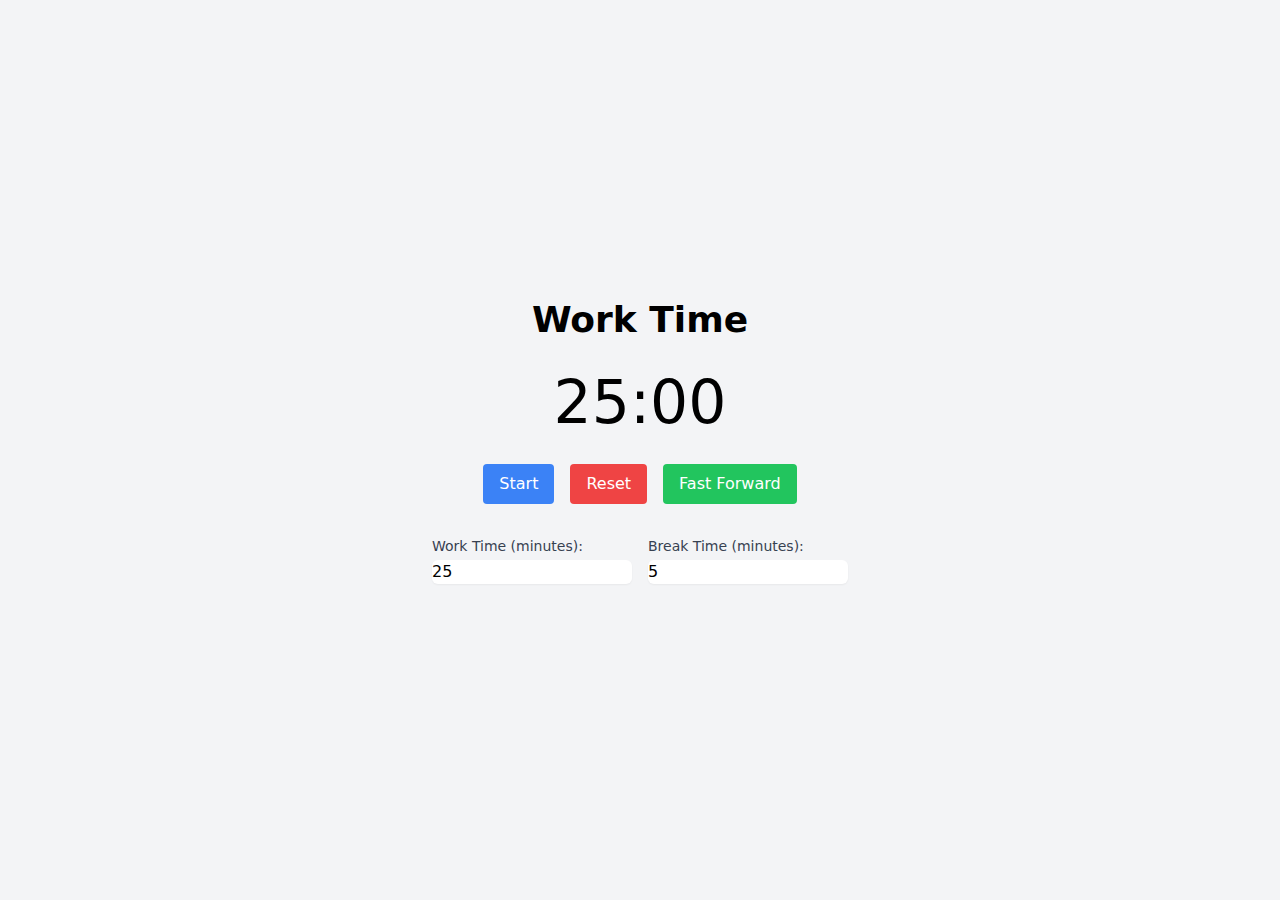
<file: pomodoro/index.html>
<!doctype html><html lang="en"><head><meta charset="utf-8"/><link rel="icon" href="./favicon.ico"/><meta name="viewport" content="width=device-width,initial-scale=1"/><meta name="theme-color" content="#000000"/><meta name="description" content="Web site created using create-react-app"/><link rel="apple-touch-icon" href="./logo192.png"/><link rel="manifest" href="./manifest.json"/><title>React App</title><script defer="defer" src="./static/js/main.76bb7d5f.js"></script><link href="./static/css/main.d9aefaa2.css" rel="stylesheet"></head><body><noscript>You need to enable JavaScript to run this app.</noscript><div id="root"></div></body></html>
</file>
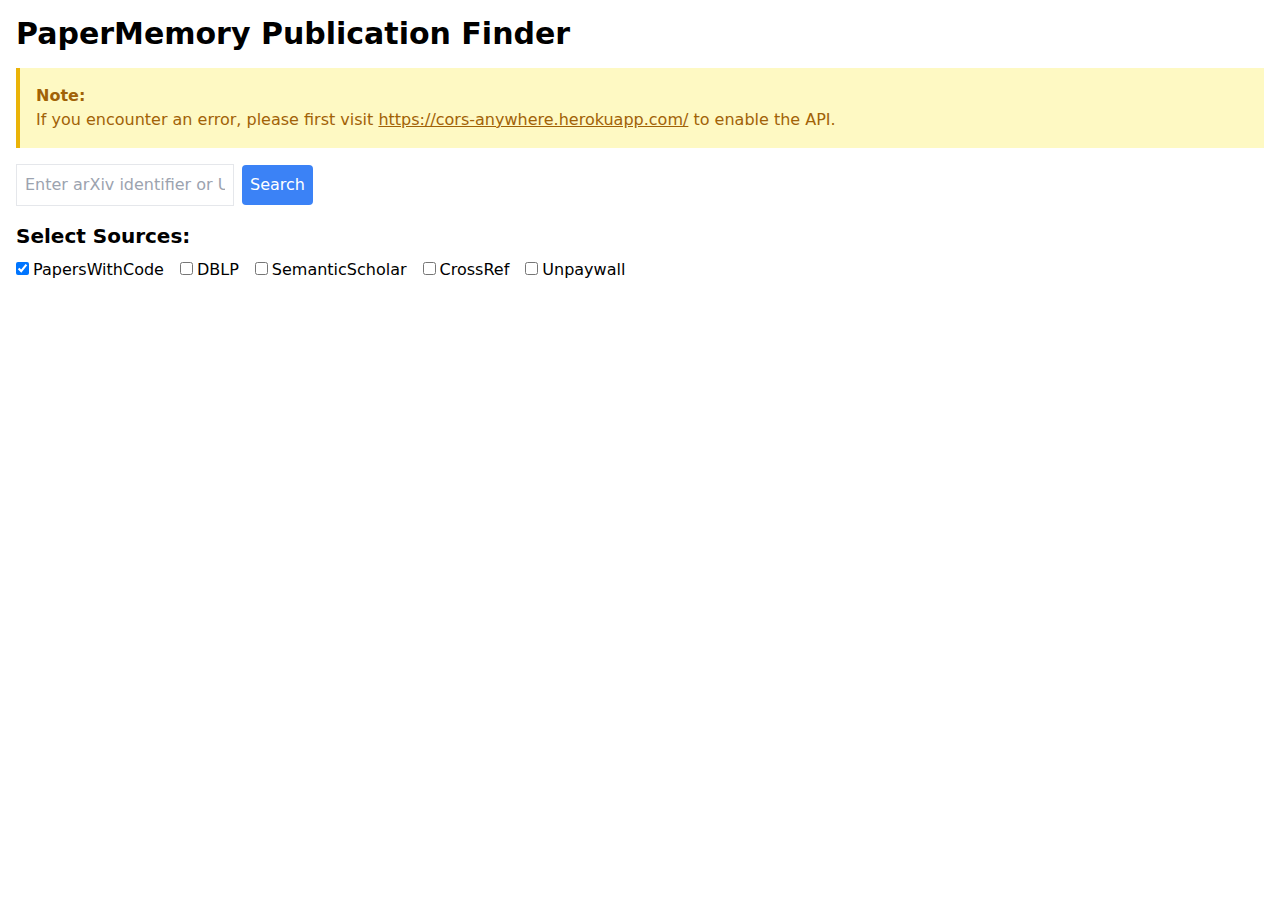
<file: preprint-matcher/index.html>
<!doctype html><html lang="en"><head><meta charset="utf-8"/><link rel="icon" href="./favicon.ico"/><meta name="viewport" content="width=device-width,initial-scale=1"/><meta name="theme-color" content="#000000"/><meta name="description" content="Web site created using create-react-app"/><link rel="apple-touch-icon" href="./logo192.png"/><link rel="manifest" href="./manifest.json"/><title>React App</title><script defer="defer" src="./static/js/main.96557a14.js"></script><link href="./static/css/main.45d78a97.css" rel="stylesheet"></head><body><noscript>You need to enable JavaScript to run this app.</noscript><div id="root"></div></body></html>
</file>
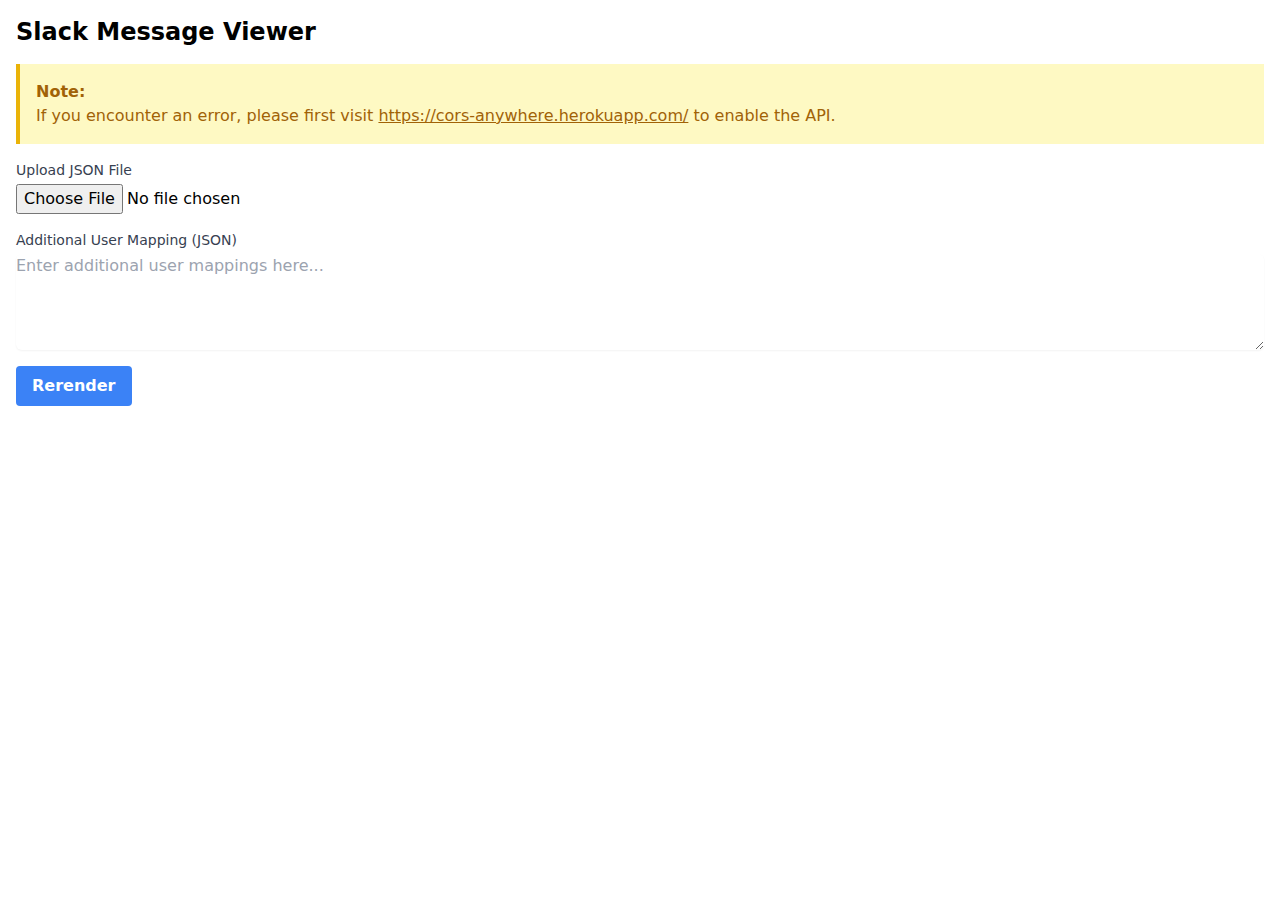
<file: renderer/index.html>
<!doctype html><html lang="en"><head><meta charset="utf-8"/><link rel="icon" href="./favicon.ico"/><meta name="viewport" content="width=device-width,initial-scale=1"/><meta name="theme-color" content="#000000"/><meta name="description" content="Web site created using create-react-app"/><link rel="apple-touch-icon" href="./logo192.png"/><link rel="manifest" href="./manifest.json"/><title>Render</title><script defer="defer" src="./static/js/main.831c4026.js"></script><link href="./static/css/main.f7ee6a20.css" rel="stylesheet"></head><body><noscript>You need to enable JavaScript to run this app.</noscript><div id="root"></div></body></html>
</file>
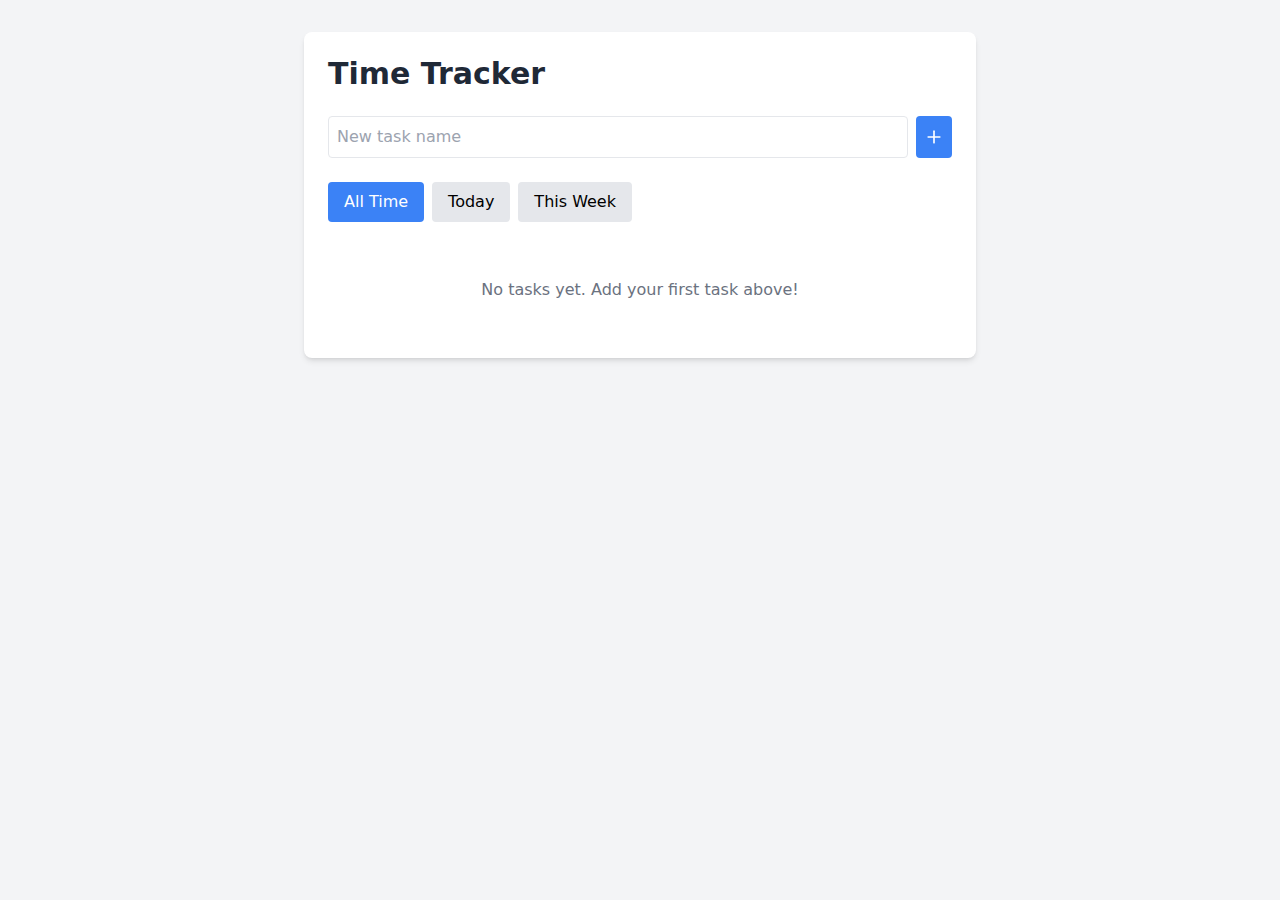
<file: time-tracker/index.html>
<!doctype html><html lang="en"><head><meta charset="utf-8"/><link rel="icon" href="./favicon.ico"/><meta name="viewport" content="width=device-width,initial-scale=1"/><meta name="theme-color" content="#000000"/><meta name="description" content="Web site created using create-react-app"/><link rel="apple-touch-icon" href="./logo192.png"/><link rel="manifest" href="./manifest.json"/><title>React App</title><script defer="defer" src="./static/js/main.69a3e314.js"></script><link href="./static/css/main.2b3cda66.css" rel="stylesheet"></head><body><noscript>You need to enable JavaScript to run this app.</noscript><div id="root"></div></body></html>
</file>
<file: time-tracker/static/css/main.2b3cda66.css>
*,::backdrop,:after,:before{--tw-border-spacing-x:0;--tw-border-spacing-y:0;--tw-translate-x:0;--tw-translate-y:0;--tw-rotate:0;--tw-skew-x:0;--tw-skew-y:0;--tw-scale-x:1;--tw-scale-y:1;--tw-pan-x: ;--tw-pan-y: ;--tw-pinch-zoom: ;--tw-scroll-snap-strictness:proximity;--tw-gradient-from-position: ;--tw-gradient-via-position: ;--tw-gradient-to-position: ;--tw-ordinal: ;--tw-slashed-zero: ;--tw-numeric-figure: ;--tw-numeric-spacing: ;--tw-numeric-fraction: ;--tw-ring-inset: ;--tw-ring-offset-width:0px;--tw-ring-offset-color:#fff;--tw-ring-color:#3b82f680;--tw-ring-offset-shadow:0 0 #0000;--tw-ring-shadow:0 0 #0000;--tw-shadow:0 0 #0000;--tw-shadow-colored:0 0 #0000;--tw-blur: ;--tw-brightness: ;--tw-contrast: ;--tw-grayscale: ;--tw-hue-rotate: ;--tw-invert: ;--tw-saturate: ;--tw-sepia: ;--tw-drop-shadow: ;--tw-backdrop-blur: ;--tw-backdrop-brightness: ;--tw-backdrop-contrast: ;--tw-backdrop-grayscale: ;--tw-backdrop-hue-rotate: ;--tw-backdrop-invert: ;--tw-backdrop-opacity: ;--tw-backdrop-saturate: ;--tw-backdrop-sepia: ;--tw-contain-size: ;--tw-contain-layout: ;--tw-contain-paint: ;--tw-contain-style: }/*
! tailwindcss v3.4.15 | MIT License | https://tailwindcss.com
*/*,:after,:before{border:0 solid #e5e7eb;box-sizing:border-box}:after,:before{--tw-content:""}:host,html{-webkit-text-size-adjust:100%;font-feature-settings:normal;-webkit-tap-highlight-color:transparent;font-family:ui-sans-serif,system-ui,sans-serif,Apple Color Emoji,Segoe UI Emoji,Segoe UI Symbol,Noto Color Emoji;font-variation-settings:normal;line-height:1.5;tab-size:4}body{line-height:inherit;margin:0}hr{border-top-width:1px;color:inherit;height:0}abbr:where([title]){-webkit-text-decoration:underline dotted;text-decoration:underline dotted}h1,h2,h3,h4,h5,h6{font-size:inherit;font-weight:inherit}a{color:inherit;text-decoration:inherit}b,strong{font-weight:bolder}code,kbd,pre,samp{font-feature-settings:normal;font-family:ui-monospace,SFMono-Regular,Menlo,Monaco,Consolas,Liberation Mono,Courier New,monospace;font-size:1em;font-variation-settings:normal}small{font-size:80%}sub,sup{font-size:75%;line-height:0;position:relative;vertical-align:initial}sub{bottom:-.25em}sup{top:-.5em}table{border-collapse:collapse;border-color:inherit;text-indent:0}button,input,optgroup,select,textarea{font-feature-settings:inherit;color:inherit;font-family:inherit;font-size:100%;font-variation-settings:inherit;font-weight:inherit;letter-spacing:inherit;line-height:inherit;margin:0;padding:0}button,select{text-transform:none}button,input:where([type=button]),input:where([type=reset]),input:where([type=submit]){-webkit-appearance:button;background-color:initial;background-image:none}:-moz-focusring{outline:auto}:-moz-ui-invalid{box-shadow:none}progress{vertical-align:initial}::-webkit-inner-spin-button,::-webkit-outer-spin-button{height:auto}[type=search]{-webkit-appearance:textfield;outline-offset:-2px}::-webkit-search-decoration{-webkit-appearance:none}::-webkit-file-upload-button{-webkit-appearance:button;font:inherit}summary{display:list-item}blockquote,dd,dl,figure,h1,h2,h3,h4,h5,h6,hr,p,pre{margin:0}fieldset{margin:0}fieldset,legend{padding:0}menu,ol,ul{list-style:none;margin:0;padding:0}dialog{padding:0}textarea{resize:vertical}input::placeholder,textarea::placeholder{color:#9ca3af;opacity:1}[role=button],button{cursor:pointer}:disabled{cursor:default}audio,canvas,embed,iframe,img,object,svg,video{display:block;vertical-align:middle}img,video{height:auto;max-width:100%}[hidden]:where(:not([hidden=until-found])){display:none}.mx-auto{margin-left:auto;margin-right:auto}.mb-6{margin-bottom:1.5rem}.mt-2{margin-top:.5rem}.flex{display:flex}.min-h-screen{min-height:100vh}.max-w-2xl{max-width:42rem}.flex-1{flex:1 1}.items-center{align-items:center}.justify-between{justify-content:space-between}.gap-2{gap:.5rem}.gap-4{gap:1rem}.space-y-4>:not([hidden])~:not([hidden]){--tw-space-y-reverse:0;margin-bottom:calc(1rem*var(--tw-space-y-reverse));margin-top:calc(1rem*(1 - var(--tw-space-y-reverse)))}.rounded{border-radius:.25rem}.rounded-lg{border-radius:.5rem}.border{border-width:1px}.bg-blue-500{--tw-bg-opacity:1;background-color:#3b82f6;background-color:rgb(59 130 246/var(--tw-bg-opacity,1))}.bg-gray-100{--tw-bg-opacity:1;background-color:#f3f4f6;background-color:rgb(243 244 246/var(--tw-bg-opacity,1))}.bg-gray-200{--tw-bg-opacity:1;background-color:#e5e7eb;background-color:rgb(229 231 235/var(--tw-bg-opacity,1))}.bg-green-500{--tw-bg-opacity:1;background-color:#22c55e;background-color:rgb(34 197 94/var(--tw-bg-opacity,1))}.bg-red-500{--tw-bg-opacity:1;background-color:#ef4444;background-color:rgb(239 68 68/var(--tw-bg-opacity,1))}.bg-white{--tw-bg-opacity:1;background-color:#fff;background-color:rgb(255 255 255/var(--tw-bg-opacity,1))}.p-2{padding:.5rem}.p-4{padding:1rem}.p-6{padding:1.5rem}.p-8{padding:2rem}.px-2{padding-left:.5rem;padding-right:.5rem}.px-4{padding-left:1rem;padding-right:1rem}.py-1{padding-bottom:.25rem;padding-top:.25rem}.py-2{padding-bottom:.5rem;padding-top:.5rem}.py-8{padding-bottom:2rem;padding-top:2rem}.text-center{text-align:center}.font-mono{font-family:ui-monospace,SFMono-Regular,Menlo,Monaco,Consolas,Liberation Mono,Courier New,monospace}.text-3xl{font-size:1.875rem;line-height:2.25rem}.text-sm{font-size:.875rem;line-height:1.25rem}.font-bold{font-weight:700}.font-medium{font-weight:500}.text-blue-500{--tw-text-opacity:1;color:#3b82f6;color:rgb(59 130 246/var(--tw-text-opacity,1))}.text-gray-500{--tw-text-opacity:1;color:#6b7280;color:rgb(107 114 128/var(--tw-text-opacity,1))}.text-gray-800{--tw-text-opacity:1;color:#1f2937;color:rgb(31 41 55/var(--tw-text-opacity,1))}.text-green-500{--tw-text-opacity:1;color:#22c55e;color:rgb(34 197 94/var(--tw-text-opacity,1))}.text-red-500{--tw-text-opacity:1;color:#ef4444;color:rgb(239 68 68/var(--tw-text-opacity,1))}.text-white{--tw-text-opacity:1;color:#fff;color:rgb(255 255 255/var(--tw-text-opacity,1))}.shadow-md{--tw-shadow:0 4px 6px -1px #0000001a,0 2px 4px -2px #0000001a;--tw-shadow-colored:0 4px 6px -1px var(--tw-shadow-color),0 2px 4px -2px var(--tw-shadow-color);box-shadow:0 0 #0000,0 0 #0000,var(--tw-shadow);box-shadow:var(--tw-ring-offset-shadow,0 0 #0000),var(--tw-ring-shadow,0 0 #0000),var(--tw-shadow)}.filter{filter:var(--tw-blur) var(--tw-brightness) var(--tw-contrast) var(--tw-grayscale) var(--tw-hue-rotate) var(--tw-invert) var(--tw-saturate) var(--tw-sepia) var(--tw-drop-shadow)}.hover\:bg-blue-600:hover{--tw-bg-opacity:1;background-color:#2563eb;background-color:rgb(37 99 235/var(--tw-bg-opacity,1))}.hover\:bg-gray-50:hover{--tw-bg-opacity:1;background-color:#f9fafb;background-color:rgb(249 250 251/var(--tw-bg-opacity,1))}.hover\:text-blue-600:hover{--tw-text-opacity:1;color:#2563eb;color:rgb(37 99 235/var(--tw-text-opacity,1))}.hover\:text-green-600:hover{--tw-text-opacity:1;color:#16a34a;color:rgb(22 163 74/var(--tw-text-opacity,1))}.hover\:text-red-600:hover{--tw-text-opacity:1;color:#dc2626;color:rgb(220 38 38/var(--tw-text-opacity,1))}.hover\:opacity-90:hover{opacity:.9}.focus\:outline-none:focus{outline:2px solid #0000;outline-offset:2px}.focus\:ring-2:focus{--tw-ring-offset-shadow:var(--tw-ring-inset) 0 0 0 var(--tw-ring-offset-width) var(--tw-ring-offset-color);--tw-ring-shadow:var(--tw-ring-inset) 0 0 0 calc(2px + var(--tw-ring-offset-width)) var(--tw-ring-color);box-shadow:var(--tw-ring-offset-shadow),var(--tw-ring-shadow),0 0 #0000;box-shadow:var(--tw-ring-offset-shadow),var(--tw-ring-shadow),var(--tw-shadow,0 0 #0000)}.focus\:ring-blue-500:focus{--tw-ring-opacity:1;--tw-ring-color:rgb(59 130 246/var(--tw-ring-opacity,1))}.focus\:ring-green-500:focus{--tw-ring-opacity:1;--tw-ring-color:rgb(34 197 94/var(--tw-ring-opacity,1))}.focus\:ring-red-500:focus{--tw-ring-opacity:1;--tw-ring-color:rgb(239 68 68/var(--tw-ring-opacity,1))}.focus\:ring-offset-2:focus{--tw-ring-offset-width:2px}
/*# sourceMappingURL=main.2b3cda66.css.map*/
</file>
<file: activity-logging/static/css/main.55740665.css>
/*
! tailwindcss v3.4.4 | MIT License | https://tailwindcss.com
*/*,:after,:before{border:0 solid #e5e7eb;box-sizing:border-box}:after,:before{--tw-content:""}:host,html{-webkit-text-size-adjust:100%;font-feature-settings:normal;-webkit-tap-highlight-color:transparent;font-family:ui-sans-serif,system-ui,sans-serif,Apple Color Emoji,Segoe UI Emoji,Segoe UI Symbol,Noto Color Emoji;font-variation-settings:normal;line-height:1.5;tab-size:4}body{line-height:inherit;margin:0}hr{border-top-width:1px;color:inherit;height:0}abbr:where([title]){-webkit-text-decoration:underline dotted;text-decoration:underline dotted}h1,h2,h3,h4,h5,h6{font-size:inherit;font-weight:inherit}a{color:inherit;text-decoration:inherit}b,strong{font-weight:bolder}code,kbd,pre,samp{font-feature-settings:normal;font-family:ui-monospace,SFMono-Regular,Menlo,Monaco,Consolas,Liberation Mono,Courier New,monospace;font-size:1em;font-variation-settings:normal}small{font-size:80%}sub,sup{font-size:75%;line-height:0;position:relative;vertical-align:initial}sub{bottom:-.25em}sup{top:-.5em}table{border-collapse:collapse;border-color:inherit;text-indent:0}button,input,optgroup,select,textarea{font-feature-settings:inherit;color:inherit;font-family:inherit;font-size:100%;font-variation-settings:inherit;font-weight:inherit;letter-spacing:inherit;line-height:inherit;margin:0;padding:0}button,select{text-transform:none}button,input:where([type=button]),input:where([type=reset]),input:where([type=submit]){-webkit-appearance:button;background-color:initial;background-image:none}:-moz-focusring{outline:auto}:-moz-ui-invalid{box-shadow:none}progress{vertical-align:initial}::-webkit-inner-spin-button,::-webkit-outer-spin-button{height:auto}[type=search]{-webkit-appearance:textfield;outline-offset:-2px}::-webkit-search-decoration{-webkit-appearance:none}::-webkit-file-upload-button{-webkit-appearance:button;font:inherit}summary{display:list-item}blockquote,dd,dl,figure,h1,h2,h3,h4,h5,h6,hr,p,pre{margin:0}fieldset{margin:0}fieldset,legend{padding:0}menu,ol,ul{list-style:none;margin:0;padding:0}dialog{padding:0}textarea{resize:vertical}input::placeholder,textarea::placeholder{color:#9ca3af;opacity:1}[role=button],button{cursor:pointer}:disabled{cursor:default}audio,canvas,embed,iframe,img,object,svg,video{display:block;vertical-align:middle}img,video{height:auto;max-width:100%}[hidden]{display:none}*,:after,:before{--tw-border-spacing-x:0;--tw-border-spacing-y:0;--tw-translate-x:0;--tw-translate-y:0;--tw-rotate:0;--tw-skew-x:0;--tw-skew-y:0;--tw-scale-x:1;--tw-scale-y:1;--tw-pan-x: ;--tw-pan-y: ;--tw-pinch-zoom: ;--tw-scroll-snap-strictness:proximity;--tw-gradient-from-position: ;--tw-gradient-via-position: ;--tw-gradient-to-position: ;--tw-ordinal: ;--tw-slashed-zero: ;--tw-numeric-figure: ;--tw-numeric-spacing: ;--tw-numeric-fraction: ;--tw-ring-inset: ;--tw-ring-offset-width:0px;--tw-ring-offset-color:#fff;--tw-ring-color:#3b82f680;--tw-ring-offset-shadow:0 0 #0000;--tw-ring-shadow:0 0 #0000;--tw-shadow:0 0 #0000;--tw-shadow-colored:0 0 #0000;--tw-blur: ;--tw-brightness: ;--tw-contrast: ;--tw-grayscale: ;--tw-hue-rotate: ;--tw-invert: ;--tw-saturate: ;--tw-sepia: ;--tw-drop-shadow: ;--tw-backdrop-blur: ;--tw-backdrop-brightness: ;--tw-backdrop-contrast: ;--tw-backdrop-grayscale: ;--tw-backdrop-hue-rotate: ;--tw-backdrop-invert: ;--tw-backdrop-opacity: ;--tw-backdrop-saturate: ;--tw-backdrop-sepia: ;--tw-contain-size: ;--tw-contain-layout: ;--tw-contain-paint: ;--tw-contain-style: }::backdrop{--tw-border-spacing-x:0;--tw-border-spacing-y:0;--tw-translate-x:0;--tw-translate-y:0;--tw-rotate:0;--tw-skew-x:0;--tw-skew-y:0;--tw-scale-x:1;--tw-scale-y:1;--tw-pan-x: ;--tw-pan-y: ;--tw-pinch-zoom: ;--tw-scroll-snap-strictness:proximity;--tw-gradient-from-position: ;--tw-gradient-via-position: ;--tw-gradient-to-position: ;--tw-ordinal: ;--tw-slashed-zero: ;--tw-numeric-figure: ;--tw-numeric-spacing: ;--tw-numeric-fraction: ;--tw-ring-inset: ;--tw-ring-offset-width:0px;--tw-ring-offset-color:#fff;--tw-ring-color:#3b82f680;--tw-ring-offset-shadow:0 0 #0000;--tw-ring-shadow:0 0 #0000;--tw-shadow:0 0 #0000;--tw-shadow-colored:0 0 #0000;--tw-blur: ;--tw-brightness: ;--tw-contrast: ;--tw-grayscale: ;--tw-hue-rotate: ;--tw-invert: ;--tw-saturate: ;--tw-sepia: ;--tw-drop-shadow: ;--tw-backdrop-blur: ;--tw-backdrop-brightness: ;--tw-backdrop-contrast: ;--tw-backdrop-grayscale: ;--tw-backdrop-hue-rotate: ;--tw-backdrop-invert: ;--tw-backdrop-opacity: ;--tw-backdrop-saturate: ;--tw-backdrop-sepia: ;--tw-contain-size: ;--tw-contain-layout: ;--tw-contain-paint: ;--tw-contain-style: }.mb-1{margin-bottom:.25rem}.mb-2{margin-bottom:.5rem}.mb-4{margin-bottom:1rem}.mr-2{margin-right:.5rem}.mt-4{margin-top:1rem}.block{display:block}.flex{display:flex}.grid{display:grid}.h-screen{height:100vh}.w-16{width:4rem}.w-24{width:6rem}.w-64{width:16rem}.w-full{width:100%}.flex-1{flex:1 1}.flex-grow{flex-grow:1}.cursor-pointer{cursor:pointer}.grid-cols-7{grid-template-columns:repeat(7,minmax(0,1fr))}.flex-col{flex-direction:column}.items-center{align-items:center}.justify-center{justify-content:center}.justify-between{justify-content:space-between}.gap-1{gap:.25rem}.space-x-2>:not([hidden])~:not([hidden]){--tw-space-x-reverse:0;margin-left:calc(.5rem*(1 - var(--tw-space-x-reverse)));margin-right:calc(.5rem*var(--tw-space-x-reverse))}.space-x-4>:not([hidden])~:not([hidden]){--tw-space-x-reverse:0;margin-left:calc(1rem*(1 - var(--tw-space-x-reverse)));margin-right:calc(1rem*var(--tw-space-x-reverse))}.overflow-auto{overflow:auto}.rounded{border-radius:.25rem}.rounded-lg{border-radius:.5rem}.border{border-width:1px}.border-2{border-width:2px}.border-t{border-top-width:1px}.border-blue-500{--tw-border-opacity:1;border-color:rgb(59 130 246/var(--tw-border-opacity))}.bg-blue-500{--tw-bg-opacity:1;background-color:rgb(59 130 246/var(--tw-bg-opacity))}.bg-gray-100{--tw-bg-opacity:1;background-color:rgb(243 244 246/var(--tw-bg-opacity))}.bg-green-500{--tw-bg-opacity:1;background-color:rgb(34 197 94/var(--tw-bg-opacity))}.bg-white{--tw-bg-opacity:1;background-color:rgb(255 255 255/var(--tw-bg-opacity))}.bg-yellow-500{--tw-bg-opacity:1;background-color:rgb(234 179 8/var(--tw-bg-opacity))}.p-1{padding:.25rem}.p-2{padding:.5rem}.p-4{padding:1rem}.p-8{padding:2rem}.px-4{padding-left:1rem;padding-right:1rem}.py-1{padding-bottom:.25rem;padding-top:.25rem}.py-2{padding-bottom:.5rem;padding-top:.5rem}.text-center{text-align:center}.text-2xl{font-size:1.5rem;line-height:2rem}.text-sm{font-size:.875rem;line-height:1.25rem}.text-xl{font-size:1.25rem;line-height:1.75rem}.text-xs{font-size:.75rem;line-height:1rem}.font-bold{font-weight:700}.font-medium{font-weight:500}.font-semibold{font-weight:600}.text-blue-500{--tw-text-opacity:1;color:rgb(59 130 246/var(--tw-text-opacity))}.text-gray-700{--tw-text-opacity:1;color:rgb(55 65 81/var(--tw-text-opacity))}.text-red-500{--tw-text-opacity:1;color:rgb(239 68 68/var(--tw-text-opacity))}.text-white{--tw-text-opacity:1;color:rgb(255 255 255/var(--tw-text-opacity))}.shadow{--tw-shadow:0 1px 3px 0 #0000001a,0 1px 2px -1px #0000001a;--tw-shadow-colored:0 1px 3px 0 var(--tw-shadow-color),0 1px 2px -1px var(--tw-shadow-color)}.shadow,.shadow-md{box-shadow:0 0 #0000,0 0 #0000,var(--tw-shadow);box-shadow:var(--tw-ring-offset-shadow,0 0 #0000),var(--tw-ring-shadow,0 0 #0000),var(--tw-shadow)}.shadow-md{--tw-shadow:0 4px 6px -1px #0000001a,0 2px 4px -2px #0000001a;--tw-shadow-colored:0 4px 6px -1px var(--tw-shadow-color),0 2px 4px -2px var(--tw-shadow-color)}.filter{filter:var(--tw-blur) var(--tw-brightness) var(--tw-contrast) var(--tw-grayscale) var(--tw-hue-rotate) var(--tw-invert) var(--tw-saturate) var(--tw-sepia) var(--tw-drop-shadow)}.hover\:text-blue-700:hover{--tw-text-opacity:1;color:rgb(29 78 216/var(--tw-text-opacity))}
/*# sourceMappingURL=main.55740665.css.map*/
</file>
<file: challenge-your-thought/static/css/main.df7f245f.css>
/*
! tailwindcss v3.4.4 | MIT License | https://tailwindcss.com
*/*,:after,:before{border:0 solid #e5e7eb;box-sizing:border-box}:after,:before{--tw-content:""}:host,html{-webkit-text-size-adjust:100%;font-feature-settings:normal;-webkit-tap-highlight-color:transparent;font-family:ui-sans-serif,system-ui,sans-serif,Apple Color Emoji,Segoe UI Emoji,Segoe UI Symbol,Noto Color Emoji;font-variation-settings:normal;line-height:1.5;tab-size:4}body{line-height:inherit;margin:0}hr{border-top-width:1px;color:inherit;height:0}abbr:where([title]){-webkit-text-decoration:underline dotted;text-decoration:underline dotted}h1,h2,h3,h4,h5,h6{font-size:inherit;font-weight:inherit}a{color:inherit;text-decoration:inherit}b,strong{font-weight:bolder}code,kbd,pre,samp{font-feature-settings:normal;font-family:ui-monospace,SFMono-Regular,Menlo,Monaco,Consolas,Liberation Mono,Courier New,monospace;font-size:1em;font-variation-settings:normal}small{font-size:80%}sub,sup{font-size:75%;line-height:0;position:relative;vertical-align:initial}sub{bottom:-.25em}sup{top:-.5em}table{border-collapse:collapse;border-color:inherit;text-indent:0}button,input,optgroup,select,textarea{font-feature-settings:inherit;color:inherit;font-family:inherit;font-size:100%;font-variation-settings:inherit;font-weight:inherit;letter-spacing:inherit;line-height:inherit;margin:0;padding:0}button,select{text-transform:none}button,input:where([type=button]),input:where([type=reset]),input:where([type=submit]){-webkit-appearance:button;background-color:initial;background-image:none}:-moz-focusring{outline:auto}:-moz-ui-invalid{box-shadow:none}progress{vertical-align:initial}::-webkit-inner-spin-button,::-webkit-outer-spin-button{height:auto}[type=search]{-webkit-appearance:textfield;outline-offset:-2px}::-webkit-search-decoration{-webkit-appearance:none}::-webkit-file-upload-button{-webkit-appearance:button;font:inherit}summary{display:list-item}blockquote,dd,dl,figure,h1,h2,h3,h4,h5,h6,hr,p,pre{margin:0}fieldset{margin:0}fieldset,legend{padding:0}menu,ol,ul{list-style:none;margin:0;padding:0}dialog{padding:0}textarea{resize:vertical}input::placeholder,textarea::placeholder{color:#9ca3af}[role=button],button{cursor:pointer}:disabled{cursor:default}audio,canvas,embed,iframe,img,object,svg,video{display:block;vertical-align:middle}img,video{height:auto;max-width:100%}[hidden]{display:none}[multiple],[type=date],[type=datetime-local],[type=email],[type=month],[type=number],[type=password],[type=search],[type=tel],[type=text],[type=time],[type=url],[type=week],input:where(:not([type])),select,textarea{--tw-shadow:0 0 #0000;-webkit-appearance:none;appearance:none;background-color:#fff;border-color:#6b7280;border-radius:0;border-width:1px;font-size:1rem;line-height:1.5rem;padding:.5rem .75rem}[multiple]:focus,[type=date]:focus,[type=datetime-local]:focus,[type=email]:focus,[type=month]:focus,[type=number]:focus,[type=password]:focus,[type=search]:focus,[type=tel]:focus,[type=text]:focus,[type=time]:focus,[type=url]:focus,[type=week]:focus,input:where(:not([type])):focus,select:focus,textarea:focus{--tw-ring-inset:var(--tw-empty,/*!*/ /*!*/);--tw-ring-offset-width:0px;--tw-ring-offset-color:#fff;--tw-ring-color:#2563eb;--tw-ring-offset-shadow:var(--tw-ring-inset) 0 0 0 var(--tw-ring-offset-width) var(--tw-ring-offset-color);--tw-ring-shadow:var(--tw-ring-inset) 0 0 0 calc(1px + var(--tw-ring-offset-width)) var(--tw-ring-color);border-color:#2563eb;box-shadow:var(--tw-ring-offset-shadow),var(--tw-ring-shadow),var(--tw-shadow);outline:2px solid #0000;outline-offset:2px}input::placeholder,textarea::placeholder{color:#6b7280;opacity:1}::-webkit-datetime-edit-fields-wrapper{padding:0}::-webkit-date-and-time-value{min-height:1.5em;text-align:inherit}::-webkit-datetime-edit{display:inline-flex}::-webkit-datetime-edit,::-webkit-datetime-edit-day-field,::-webkit-datetime-edit-hour-field,::-webkit-datetime-edit-meridiem-field,::-webkit-datetime-edit-millisecond-field,::-webkit-datetime-edit-minute-field,::-webkit-datetime-edit-month-field,::-webkit-datetime-edit-second-field,::-webkit-datetime-edit-year-field{padding-bottom:0;padding-top:0}select{background-image:url("data:image/svg+xml;charset=utf-8,%3Csvg xmlns='http://www.w3.org/2000/svg' fill='none' viewBox='0 0 20 20'%3E%3Cpath stroke='%236b7280' stroke-linecap='round' stroke-linejoin='round' stroke-width='1.5' d='m6 8 4 4 4-4'/%3E%3C/svg%3E");background-position:right .5rem center;background-repeat:no-repeat;background-size:1.5em 1.5em;padding-right:2.5rem;-webkit-print-color-adjust:exact;print-color-adjust:exact}[multiple],[size]:where(select:not([size="1"])){background-image:none;background-position:0 0;background-repeat:repeat;background-size:initial;padding-right:.75rem;-webkit-print-color-adjust:inherit;print-color-adjust:inherit}[type=checkbox],[type=radio]{--tw-shadow:0 0 #0000;-webkit-appearance:none;appearance:none;background-color:#fff;background-origin:border-box;border-color:#6b7280;border-width:1px;color:#2563eb;display:inline-block;flex-shrink:0;height:1rem;padding:0;-webkit-print-color-adjust:exact;print-color-adjust:exact;-webkit-user-select:none;user-select:none;vertical-align:middle;width:1rem}[type=checkbox]{border-radius:0}[type=radio]{border-radius:100%}[type=checkbox]:focus,[type=radio]:focus{--tw-ring-inset:var(--tw-empty,/*!*/ /*!*/);--tw-ring-offset-width:2px;--tw-ring-offset-color:#fff;--tw-ring-color:#2563eb;--tw-ring-offset-shadow:var(--tw-ring-inset) 0 0 0 var(--tw-ring-offset-width) var(--tw-ring-offset-color);--tw-ring-shadow:var(--tw-ring-inset) 0 0 0 calc(2px + var(--tw-ring-offset-width)) var(--tw-ring-color);box-shadow:var(--tw-ring-offset-shadow),var(--tw-ring-shadow),var(--tw-shadow);outline:2px solid #0000;outline-offset:2px}[type=checkbox]:checked,[type=radio]:checked{background-color:currentColor;background-position:50%;background-repeat:no-repeat;background-size:100% 100%;border-color:#0000}[type=checkbox]:checked{background-image:url("data:image/svg+xml;charset=utf-8,%3Csvg viewBox='0 0 16 16' fill='%23fff' xmlns='http://www.w3.org/2000/svg'%3E%3Cpath d='M12.207 4.793a1 1 0 0 1 0 1.414l-5 5a1 1 0 0 1-1.414 0l-2-2a1 1 0 0 1 1.414-1.414L6.5 9.086l4.293-4.293a1 1 0 0 1 1.414 0z'/%3E%3C/svg%3E")}@media (forced-colors:active){[type=checkbox]:checked{-webkit-appearance:auto;appearance:auto}}[type=radio]:checked{background-image:url("data:image/svg+xml;charset=utf-8,%3Csvg viewBox='0 0 16 16' fill='%23fff' xmlns='http://www.w3.org/2000/svg'%3E%3Ccircle cx='8' cy='8' r='3'/%3E%3C/svg%3E")}@media (forced-colors:active){[type=radio]:checked{-webkit-appearance:auto;appearance:auto}}[type=checkbox]:checked:focus,[type=checkbox]:checked:hover,[type=checkbox]:indeterminate,[type=radio]:checked:focus,[type=radio]:checked:hover{background-color:currentColor;border-color:#0000}[type=checkbox]:indeterminate{background-image:url("data:image/svg+xml;charset=utf-8,%3Csvg xmlns='http://www.w3.org/2000/svg' fill='none' viewBox='0 0 16 16'%3E%3Cpath stroke='%23fff' stroke-linecap='round' stroke-linejoin='round' stroke-width='2' d='M4 8h8'/%3E%3C/svg%3E");background-position:50%;background-repeat:no-repeat;background-size:100% 100%}@media (forced-colors:active){[type=checkbox]:indeterminate{-webkit-appearance:auto;appearance:auto}}[type=checkbox]:indeterminate:focus,[type=checkbox]:indeterminate:hover{background-color:currentColor;border-color:#0000}[type=file]{background:#0000 none repeat 0 0/auto auto padding-box border-box scroll;background:initial;border-color:inherit;border-radius:0;border-width:0;font-size:inherit;line-height:inherit;padding:0}[type=file]:focus{outline:1px solid ButtonText;outline:1px auto -webkit-focus-ring-color}*,:after,:before{--tw-border-spacing-x:0;--tw-border-spacing-y:0;--tw-translate-x:0;--tw-translate-y:0;--tw-rotate:0;--tw-skew-x:0;--tw-skew-y:0;--tw-scale-x:1;--tw-scale-y:1;--tw-pan-x: ;--tw-pan-y: ;--tw-pinch-zoom: ;--tw-scroll-snap-strictness:proximity;--tw-gradient-from-position: ;--tw-gradient-via-position: ;--tw-gradient-to-position: ;--tw-ordinal: ;--tw-slashed-zero: ;--tw-numeric-figure: ;--tw-numeric-spacing: ;--tw-numeric-fraction: ;--tw-ring-inset: ;--tw-ring-offset-width:0px;--tw-ring-offset-color:#fff;--tw-ring-color:#3b82f680;--tw-ring-offset-shadow:0 0 #0000;--tw-ring-shadow:0 0 #0000;--tw-shadow:0 0 #0000;--tw-shadow-colored:0 0 #0000;--tw-blur: ;--tw-brightness: ;--tw-contrast: ;--tw-grayscale: ;--tw-hue-rotate: ;--tw-invert: ;--tw-saturate: ;--tw-sepia: ;--tw-drop-shadow: ;--tw-backdrop-blur: ;--tw-backdrop-brightness: ;--tw-backdrop-contrast: ;--tw-backdrop-grayscale: ;--tw-backdrop-hue-rotate: ;--tw-backdrop-invert: ;--tw-backdrop-opacity: ;--tw-backdrop-saturate: ;--tw-backdrop-sepia: ;--tw-contain-size: ;--tw-contain-layout: ;--tw-contain-paint: ;--tw-contain-style: }::backdrop{--tw-border-spacing-x:0;--tw-border-spacing-y:0;--tw-translate-x:0;--tw-translate-y:0;--tw-rotate:0;--tw-skew-x:0;--tw-skew-y:0;--tw-scale-x:1;--tw-scale-y:1;--tw-pan-x: ;--tw-pan-y: ;--tw-pinch-zoom: ;--tw-scroll-snap-strictness:proximity;--tw-gradient-from-position: ;--tw-gradient-via-position: ;--tw-gradient-to-position: ;--tw-ordinal: ;--tw-slashed-zero: ;--tw-numeric-figure: ;--tw-numeric-spacing: ;--tw-numeric-fraction: ;--tw-ring-inset: ;--tw-ring-offset-width:0px;--tw-ring-offset-color:#fff;--tw-ring-color:#3b82f680;--tw-ring-offset-shadow:0 0 #0000;--tw-ring-shadow:0 0 #0000;--tw-shadow:0 0 #0000;--tw-shadow-colored:0 0 #0000;--tw-blur: ;--tw-brightness: ;--tw-contrast: ;--tw-grayscale: ;--tw-hue-rotate: ;--tw-invert: ;--tw-saturate: ;--tw-sepia: ;--tw-drop-shadow: ;--tw-backdrop-blur: ;--tw-backdrop-brightness: ;--tw-backdrop-contrast: ;--tw-backdrop-grayscale: ;--tw-backdrop-hue-rotate: ;--tw-backdrop-invert: ;--tw-backdrop-opacity: ;--tw-backdrop-saturate: ;--tw-backdrop-sepia: ;--tw-contain-size: ;--tw-contain-layout: ;--tw-contain-paint: ;--tw-contain-style: }.form-checkbox,.form-radio{--tw-shadow:0 0 #0000;-webkit-appearance:none;appearance:none;background-color:#fff;background-origin:border-box;border-color:#6b7280;border-width:1px;color:#2563eb;display:inline-block;flex-shrink:0;height:1rem;padding:0;-webkit-print-color-adjust:exact;print-color-adjust:exact;-webkit-user-select:none;user-select:none;vertical-align:middle;width:1rem}.form-checkbox{border-radius:0}.form-checkbox:focus,.form-radio:focus{--tw-ring-inset:var(--tw-empty,/*!*/ /*!*/);--tw-ring-offset-width:2px;--tw-ring-offset-color:#fff;--tw-ring-color:#2563eb;--tw-ring-offset-shadow:var(--tw-ring-inset) 0 0 0 var(--tw-ring-offset-width) var(--tw-ring-offset-color);--tw-ring-shadow:var(--tw-ring-inset) 0 0 0 calc(2px + var(--tw-ring-offset-width)) var(--tw-ring-color);box-shadow:var(--tw-ring-offset-shadow),var(--tw-ring-shadow),var(--tw-shadow);outline:2px solid #0000;outline-offset:2px}.form-checkbox:checked,.form-radio:checked{background-color:currentColor;background-position:50%;background-repeat:no-repeat;background-size:100% 100%;border-color:#0000}.form-checkbox:checked{background-image:url("data:image/svg+xml;charset=utf-8,%3Csvg viewBox='0 0 16 16' fill='%23fff' xmlns='http://www.w3.org/2000/svg'%3E%3Cpath d='M12.207 4.793a1 1 0 0 1 0 1.414l-5 5a1 1 0 0 1-1.414 0l-2-2a1 1 0 0 1 1.414-1.414L6.5 9.086l4.293-4.293a1 1 0 0 1 1.414 0z'/%3E%3C/svg%3E")}@media (forced-colors:active){.form-checkbox:checked{-webkit-appearance:auto;appearance:auto}}.form-checkbox:checked:focus,.form-checkbox:checked:hover,.form-checkbox:indeterminate,.form-radio:checked:focus,.form-radio:checked:hover{background-color:currentColor;border-color:#0000}.form-checkbox:indeterminate{background-image:url("data:image/svg+xml;charset=utf-8,%3Csvg xmlns='http://www.w3.org/2000/svg' fill='none' viewBox='0 0 16 16'%3E%3Cpath stroke='%23fff' stroke-linecap='round' stroke-linejoin='round' stroke-width='2' d='M4 8h8'/%3E%3C/svg%3E");background-position:50%;background-repeat:no-repeat;background-size:100% 100%}@media (forced-colors:active){.form-checkbox:indeterminate{-webkit-appearance:auto;appearance:auto}}.form-checkbox:indeterminate:focus,.form-checkbox:indeterminate:hover{background-color:currentColor;border-color:#0000}.fixed{position:fixed}.relative{position:relative}.left-0{left:0}.left-80{left:20rem}.top-0{top:0}.top-1\/2{top:50%}.z-50{z-index:50}.mx-auto{margin-left:auto;margin-right:auto}.mb-1{margin-bottom:.25rem}.mb-2{margin-bottom:.5rem}.mb-4{margin-bottom:1rem}.mb-6{margin-bottom:1.5rem}.ml-0{margin-left:0}.ml-2{margin-left:.5rem}.ml-80{margin-left:20rem}.mr-2{margin-right:.5rem}.mt-1{margin-top:.25rem}.mt-20{margin-top:5rem}.mt-auto{margin-top:auto}.block{display:block}.flex{display:flex}.grid{display:grid}.hidden{display:none}.h-5{height:1.25rem}.h-full{height:100%}.h-screen{height:100vh}.w-5{width:1.25rem}.w-80{width:20rem}.w-full{width:100%}.max-w-4xl{max-width:56rem}.flex-1{flex:1 1}.flex-grow{flex-grow:1}.-translate-x-full{--tw-translate-x:-100%}.-translate-x-full,.-translate-y-1\/2{transform:translate(var(--tw-translate-x),var(--tw-translate-y)) rotate(var(--tw-rotate)) skewX(var(--tw-skew-x)) skewY(var(--tw-skew-y)) scaleX(var(--tw-scale-x)) scaleY(var(--tw-scale-y))}.-translate-y-1\/2{--tw-translate-y:-50%}.translate-x-0{--tw-translate-x:0px}.transform,.translate-x-0{transform:translate(var(--tw-translate-x),var(--tw-translate-y)) rotate(var(--tw-rotate)) skewX(var(--tw-skew-x)) skewY(var(--tw-skew-y)) scaleX(var(--tw-scale-x)) scaleY(var(--tw-scale-y))}.cursor-pointer{cursor:pointer}.resize{resize:both}.grid-cols-1{grid-template-columns:repeat(1,minmax(0,1fr))}.flex-col{flex-direction:column}.items-center{align-items:center}.justify-center{justify-content:center}.justify-between{justify-content:space-between}.gap-4{gap:1rem}.space-y-2>:not([hidden])~:not([hidden]){--tw-space-y-reverse:0;margin-bottom:calc(.5rem*var(--tw-space-y-reverse));margin-top:calc(.5rem*(1 - var(--tw-space-y-reverse)))}.space-y-4>:not([hidden])~:not([hidden]){--tw-space-y-reverse:0;margin-bottom:calc(1rem*var(--tw-space-y-reverse));margin-top:calc(1rem*(1 - var(--tw-space-y-reverse)))}.overflow-auto{overflow:auto}.truncate{overflow:hidden;text-overflow:ellipsis;white-space:nowrap}.rounded{border-radius:.25rem}.rounded-lg{border-radius:.5rem}.rounded-md{border-radius:.375rem}.rounded-r-md{border-bottom-right-radius:.375rem;border-top-right-radius:.375rem}.border-b{border-bottom-width:1px}.border-gray-300{--tw-border-opacity:1;border-color:rgb(209 213 219/var(--tw-border-opacity))}.bg-blue-500{--tw-bg-opacity:1;background-color:rgb(59 130 246/var(--tw-bg-opacity))}.bg-gray-600{--tw-bg-opacity:1;background-color:rgb(75 85 99/var(--tw-bg-opacity))}.bg-gray-800{--tw-bg-opacity:1;background-color:rgb(31 41 55/var(--tw-bg-opacity))}.bg-green-500{--tw-bg-opacity:1;background-color:rgb(34 197 94/var(--tw-bg-opacity))}.bg-red-500{--tw-bg-opacity:1;background-color:rgb(239 68 68/var(--tw-bg-opacity))}.bg-transparent{background-color:initial}.bg-yellow-100{--tw-bg-opacity:1;background-color:rgb(254 249 195/var(--tw-bg-opacity))}.bg-yellow-50{--tw-bg-opacity:1;background-color:rgb(254 252 232/var(--tw-bg-opacity))}.p-1{padding:.25rem}.p-2{padding:.5rem}.p-3{padding:.75rem}.p-6{padding:1.5rem}.p-8{padding:2rem}.px-2{padding-left:.5rem;padding-right:.5rem}.py-1{padding-bottom:.25rem;padding-top:.25rem}.text-center{text-align:center}.font-handwritten{font-family:Indie Flower,cursive}.font-sans{font-family:ui-sans-serif,system-ui,sans-serif,Apple Color Emoji,Segoe UI Emoji,Segoe UI Symbol,Noto Color Emoji}.text-3xl{font-size:1.875rem;line-height:2.25rem}.text-lg{font-size:1.125rem;line-height:1.75rem}.text-sm{font-size:.875rem;line-height:1.25rem}.text-xl{font-size:1.25rem;line-height:1.75rem}.font-medium{font-weight:500}.font-semibold{font-weight:600}.text-blue-600{--tw-text-opacity:1;color:rgb(37 99 235/var(--tw-text-opacity))}.text-gray-500{--tw-text-opacity:1;color:rgb(107 114 128/var(--tw-text-opacity))}.text-gray-700{--tw-text-opacity:1;color:rgb(55 65 81/var(--tw-text-opacity))}.text-gray-800{--tw-text-opacity:1;color:rgb(31 41 55/var(--tw-text-opacity))}.text-green-500{--tw-text-opacity:1;color:rgb(34 197 94/var(--tw-text-opacity))}.text-red-500{--tw-text-opacity:1;color:rgb(239 68 68/var(--tw-text-opacity))}.text-white{--tw-text-opacity:1;color:rgb(255 255 255/var(--tw-text-opacity))}.shadow-md{--tw-shadow:0 4px 6px -1px #0000001a,0 2px 4px -2px #0000001a;--tw-shadow-colored:0 4px 6px -1px var(--tw-shadow-color),0 2px 4px -2px var(--tw-shadow-color);box-shadow:0 0 #0000,0 0 #0000,var(--tw-shadow);box-shadow:var(--tw-ring-offset-shadow,0 0 #0000),var(--tw-ring-shadow,0 0 #0000),var(--tw-shadow)}.filter{filter:var(--tw-blur) var(--tw-brightness) var(--tw-contrast) var(--tw-grayscale) var(--tw-hue-rotate) var(--tw-invert) var(--tw-saturate) var(--tw-sepia) var(--tw-drop-shadow)}.transition{transition-duration:.15s;transition-property:color,background-color,border-color,text-decoration-color,fill,stroke,opacity,box-shadow,transform,filter,-webkit-backdrop-filter;transition-property:color,background-color,border-color,text-decoration-color,fill,stroke,opacity,box-shadow,transform,filter,backdrop-filter;transition-property:color,background-color,border-color,text-decoration-color,fill,stroke,opacity,box-shadow,transform,filter,backdrop-filter,-webkit-backdrop-filter;transition-timing-function:cubic-bezier(.4,0,.2,1)}.transition-all{transition-duration:.15s;transition-property:all;transition-timing-function:cubic-bezier(.4,0,.2,1)}.duration-300{transition-duration:.3s}.ease-in-out{transition-timing-function:cubic-bezier(.4,0,.2,1)}body{--tw-bg-opacity:1;background-color:rgb(249 250 251/var(--tw-bg-opacity));font-family:ui-sans-serif,system-ui,sans-serif,Apple Color Emoji,Segoe UI Emoji,Segoe UI Symbol,Noto Color Emoji}.hover\:-translate-y-1:hover{--tw-translate-y:-0.25rem;transform:translate(var(--tw-translate-x),var(--tw-translate-y)) rotate(var(--tw-rotate)) skewX(var(--tw-skew-x)) skewY(var(--tw-skew-y)) scaleX(var(--tw-scale-x)) scaleY(var(--tw-scale-y))}.hover\:bg-gray-700:hover{--tw-bg-opacity:1;background-color:rgb(55 65 81/var(--tw-bg-opacity))}.hover\:bg-green-600:hover{--tw-bg-opacity:1;background-color:rgb(22 163 74/var(--tw-bg-opacity))}.hover\:bg-red-600:hover{--tw-bg-opacity:1;background-color:rgb(220 38 38/var(--tw-bg-opacity))}.hover\:bg-yellow-200:hover{--tw-bg-opacity:1;background-color:rgb(254 240 138/var(--tw-bg-opacity))}.hover\:text-green-700:hover{--tw-text-opacity:1;color:rgb(21 128 61/var(--tw-text-opacity))}.hover\:text-red-700:hover{--tw-text-opacity:1;color:rgb(185 28 28/var(--tw-text-opacity))}.hover\:shadow-lg:hover{--tw-shadow:0 10px 15px -3px #0000001a,0 4px 6px -4px #0000001a;--tw-shadow-colored:0 10px 15px -3px var(--tw-shadow-color),0 4px 6px -4px var(--tw-shadow-color);box-shadow:0 0 #0000,0 0 #0000,var(--tw-shadow);box-shadow:var(--tw-ring-offset-shadow,0 0 #0000),var(--tw-ring-shadow,0 0 #0000),var(--tw-shadow)}.focus\:border-gray-500:focus{--tw-border-opacity:1;border-color:rgb(107 114 128/var(--tw-border-opacity))}.focus\:outline-none:focus{outline:2px solid #0000;outline-offset:2px}@media (min-width:768px){.md\:grid-cols-2{grid-template-columns:repeat(2,minmax(0,1fr))}.md\:grid-cols-3{grid-template-columns:repeat(3,minmax(0,1fr))}}
/*# sourceMappingURL=main.df7f245f.css.map*/
</file>
<file: ladder/static/css/main.aceca821.css>
/*
! tailwindcss v3.4.6 | MIT License | https://tailwindcss.com
*/*,:after,:before{border:0 solid #e5e7eb;box-sizing:border-box}:after,:before{--tw-content:""}:host,html{-webkit-text-size-adjust:100%;font-feature-settings:normal;-webkit-tap-highlight-color:transparent;font-family:ui-sans-serif,system-ui,sans-serif,Apple Color Emoji,Segoe UI Emoji,Segoe UI Symbol,Noto Color Emoji;font-variation-settings:normal;line-height:1.5;tab-size:4}body{line-height:inherit;margin:0}hr{border-top-width:1px;color:inherit;height:0}abbr:where([title]){-webkit-text-decoration:underline dotted;text-decoration:underline dotted}h1,h2,h3,h4,h5,h6{font-size:inherit;font-weight:inherit}a{color:inherit;text-decoration:inherit}b,strong{font-weight:bolder}code,kbd,pre,samp{font-feature-settings:normal;font-family:ui-monospace,SFMono-Regular,Menlo,Monaco,Consolas,Liberation Mono,Courier New,monospace;font-size:1em;font-variation-settings:normal}small{font-size:80%}sub,sup{font-size:75%;line-height:0;position:relative;vertical-align:initial}sub{bottom:-.25em}sup{top:-.5em}table{border-collapse:collapse;border-color:inherit;text-indent:0}button,input,optgroup,select,textarea{font-feature-settings:inherit;color:inherit;font-family:inherit;font-size:100%;font-variation-settings:inherit;font-weight:inherit;letter-spacing:inherit;line-height:inherit;margin:0;padding:0}button,select{text-transform:none}button,input:where([type=button]),input:where([type=reset]),input:where([type=submit]){-webkit-appearance:button;background-color:initial;background-image:none}:-moz-focusring{outline:auto}:-moz-ui-invalid{box-shadow:none}progress{vertical-align:initial}::-webkit-inner-spin-button,::-webkit-outer-spin-button{height:auto}[type=search]{-webkit-appearance:textfield;outline-offset:-2px}::-webkit-search-decoration{-webkit-appearance:none}::-webkit-file-upload-button{-webkit-appearance:button;font:inherit}summary{display:list-item}blockquote,dd,dl,figure,h1,h2,h3,h4,h5,h6,hr,p,pre{margin:0}fieldset{margin:0}fieldset,legend{padding:0}menu,ol,ul{list-style:none;margin:0;padding:0}dialog{padding:0}textarea{resize:vertical}input::placeholder,textarea::placeholder{color:#9ca3af;opacity:1}[role=button],button{cursor:pointer}:disabled{cursor:default}audio,canvas,embed,iframe,img,object,svg,video{display:block;vertical-align:middle}img,video{height:auto;max-width:100%}[hidden]{display:none}*,:after,:before{--tw-border-spacing-x:0;--tw-border-spacing-y:0;--tw-translate-x:0;--tw-translate-y:0;--tw-rotate:0;--tw-skew-x:0;--tw-skew-y:0;--tw-scale-x:1;--tw-scale-y:1;--tw-pan-x: ;--tw-pan-y: ;--tw-pinch-zoom: ;--tw-scroll-snap-strictness:proximity;--tw-gradient-from-position: ;--tw-gradient-via-position: ;--tw-gradient-to-position: ;--tw-ordinal: ;--tw-slashed-zero: ;--tw-numeric-figure: ;--tw-numeric-spacing: ;--tw-numeric-fraction: ;--tw-ring-inset: ;--tw-ring-offset-width:0px;--tw-ring-offset-color:#fff;--tw-ring-color:#3b82f680;--tw-ring-offset-shadow:0 0 #0000;--tw-ring-shadow:0 0 #0000;--tw-shadow:0 0 #0000;--tw-shadow-colored:0 0 #0000;--tw-blur: ;--tw-brightness: ;--tw-contrast: ;--tw-grayscale: ;--tw-hue-rotate: ;--tw-invert: ;--tw-saturate: ;--tw-sepia: ;--tw-drop-shadow: ;--tw-backdrop-blur: ;--tw-backdrop-brightness: ;--tw-backdrop-contrast: ;--tw-backdrop-grayscale: ;--tw-backdrop-hue-rotate: ;--tw-backdrop-invert: ;--tw-backdrop-opacity: ;--tw-backdrop-saturate: ;--tw-backdrop-sepia: ;--tw-contain-size: ;--tw-contain-layout: ;--tw-contain-paint: ;--tw-contain-style: }::backdrop{--tw-border-spacing-x:0;--tw-border-spacing-y:0;--tw-translate-x:0;--tw-translate-y:0;--tw-rotate:0;--tw-skew-x:0;--tw-skew-y:0;--tw-scale-x:1;--tw-scale-y:1;--tw-pan-x: ;--tw-pan-y: ;--tw-pinch-zoom: ;--tw-scroll-snap-strictness:proximity;--tw-gradient-from-position: ;--tw-gradient-via-position: ;--tw-gradient-to-position: ;--tw-ordinal: ;--tw-slashed-zero: ;--tw-numeric-figure: ;--tw-numeric-spacing: ;--tw-numeric-fraction: ;--tw-ring-inset: ;--tw-ring-offset-width:0px;--tw-ring-offset-color:#fff;--tw-ring-color:#3b82f680;--tw-ring-offset-shadow:0 0 #0000;--tw-ring-shadow:0 0 #0000;--tw-shadow:0 0 #0000;--tw-shadow-colored:0 0 #0000;--tw-blur: ;--tw-brightness: ;--tw-contrast: ;--tw-grayscale: ;--tw-hue-rotate: ;--tw-invert: ;--tw-saturate: ;--tw-sepia: ;--tw-drop-shadow: ;--tw-backdrop-blur: ;--tw-backdrop-brightness: ;--tw-backdrop-contrast: ;--tw-backdrop-grayscale: ;--tw-backdrop-hue-rotate: ;--tw-backdrop-invert: ;--tw-backdrop-opacity: ;--tw-backdrop-saturate: ;--tw-backdrop-sepia: ;--tw-contain-size: ;--tw-contain-layout: ;--tw-contain-paint: ;--tw-contain-style: }.fixed{position:fixed}.absolute{position:absolute}.relative{position:relative}.sticky{position:-webkit-sticky;position:sticky}.bottom-4{bottom:1rem}.left-0{left:0}.left-4{left:1rem}.right-0{right:0}.top-0{top:0}.z-10{z-index:10}.z-20{z-index:20}.mb-2{margin-bottom:.5rem}.mb-4{margin-bottom:1rem}.mb-6{margin-bottom:1.5rem}.ml-0{margin-left:0}.ml-2{margin-left:.5rem}.ml-64{margin-left:16rem}.mr-2{margin-right:.5rem}.mr-4{margin-right:1rem}.mt-10{margin-top:2.5rem}.mt-4{margin-top:1rem}.flex{display:flex}.table{display:table}.hidden{display:none}.h-24{height:6rem}.h-full{height:100%}.h-screen{height:100vh}.w-1{width:.25rem}.w-64{width:16rem}.w-full{width:100%}.flex-1{flex:1 1}.flex-grow{flex-grow:1}.-translate-x-full{--tw-translate-x:-100%}.-translate-x-full,.translate-x-0{transform:translate(var(--tw-translate-x),var(--tw-translate-y)) rotate(var(--tw-rotate)) skewX(var(--tw-skew-x)) skewY(var(--tw-skew-y)) scaleX(var(--tw-scale-x)) scaleY(var(--tw-scale-y))}.translate-x-0{--tw-translate-x:0px}.transform{transform:translate(var(--tw-translate-x),var(--tw-translate-y)) rotate(var(--tw-rotate)) skewX(var(--tw-skew-x)) skewY(var(--tw-skew-y)) scaleX(var(--tw-scale-x)) scaleY(var(--tw-scale-y))}.cursor-col-resize{cursor:col-resize}.cursor-pointer{cursor:pointer}.resize-y{resize:vertical}.items-center{align-items:center}.justify-center{justify-content:center}.justify-between{justify-content:space-between}.space-x-4>:not([hidden])~:not([hidden]){--tw-space-x-reverse:0;margin-left:calc(1rem*(1 - var(--tw-space-x-reverse)));margin-right:calc(1rem*var(--tw-space-x-reverse))}.space-y-2>:not([hidden])~:not([hidden]){--tw-space-y-reverse:0;margin-bottom:calc(.5rem*var(--tw-space-y-reverse));margin-top:calc(.5rem*(1 - var(--tw-space-y-reverse)))}.overflow-x-auto{overflow-x:auto}.overflow-y-auto{overflow-y:auto}.rounded{border-radius:.25rem}.rounded-full{border-radius:9999px}.rounded-lg{border-radius:.5rem}.border{border-width:1px}.border-b{border-bottom-width:1px}.border-b-2{border-bottom-width:2px}.border-green-200{--tw-border-opacity:1;border-color:rgb(187 247 208/var(--tw-border-opacity))}.border-green-500{--tw-border-opacity:1;border-color:rgb(34 197 94/var(--tw-border-opacity))}.bg-green-100{--tw-bg-opacity:1;background-color:rgb(220 252 231/var(--tw-bg-opacity))}.bg-green-300{--tw-bg-opacity:1;background-color:rgb(134 239 172/var(--tw-bg-opacity))}.bg-green-50{--tw-bg-opacity:1;background-color:rgb(240 253 244/var(--tw-bg-opacity))}.bg-green-500{--tw-bg-opacity:1;background-color:rgb(34 197 94/var(--tw-bg-opacity))}.bg-white{--tw-bg-opacity:1;background-color:rgb(255 255 255/var(--tw-bg-opacity))}.p-1{padding:.25rem}.p-2{padding:.5rem}.p-4{padding:1rem}.px-1{padding-left:.25rem;padding-right:.25rem}.px-3{padding-left:.75rem;padding-right:.75rem}.py-1{padding-bottom:.25rem;padding-top:.25rem}.py-2{padding-bottom:.5rem;padding-top:.5rem}.text-left{text-align:left}.text-center{text-align:center}.text-base{font-size:1rem;line-height:1.5rem}.text-lg{font-size:1.125rem;line-height:1.75rem}.text-sm{font-size:.875rem;line-height:1.25rem}.text-xl{font-size:1.25rem;line-height:1.75rem}.font-bold{font-weight:700}.font-medium{font-weight:500}.font-semibold{font-weight:600}.text-green-500{--tw-text-opacity:1;color:rgb(34 197 94/var(--tw-text-opacity))}.text-green-600{--tw-text-opacity:1;color:rgb(22 163 74/var(--tw-text-opacity))}.text-green-700{--tw-text-opacity:1;color:rgb(21 128 61/var(--tw-text-opacity))}.text-green-800{--tw-text-opacity:1;color:rgb(22 101 52/var(--tw-text-opacity))}.text-red-500{--tw-text-opacity:1;color:rgb(239 68 68/var(--tw-text-opacity))}.text-white{--tw-text-opacity:1;color:rgb(255 255 255/var(--tw-text-opacity))}.opacity-0{opacity:0}.shadow-lg{--tw-shadow:0 10px 15px -3px #0000001a,0 4px 6px -4px #0000001a;--tw-shadow-colored:0 10px 15px -3px var(--tw-shadow-color),0 4px 6px -4px var(--tw-shadow-color)}.shadow-lg,.shadow-md{box-shadow:0 0 #0000,0 0 #0000,var(--tw-shadow);box-shadow:var(--tw-ring-offset-shadow,0 0 #0000),var(--tw-ring-shadow,0 0 #0000),var(--tw-shadow)}.shadow-md{--tw-shadow:0 4px 6px -1px #0000001a,0 2px 4px -2px #0000001a;--tw-shadow-colored:0 4px 6px -1px var(--tw-shadow-color),0 2px 4px -2px var(--tw-shadow-color)}.filter{filter:var(--tw-blur) var(--tw-brightness) var(--tw-contrast) var(--tw-grayscale) var(--tw-hue-rotate) var(--tw-invert) var(--tw-saturate) var(--tw-sepia) var(--tw-drop-shadow)}.transition{transition-duration:.15s;transition-property:color,background-color,border-color,text-decoration-color,fill,stroke,opacity,box-shadow,transform,filter,-webkit-backdrop-filter;transition-property:color,background-color,border-color,text-decoration-color,fill,stroke,opacity,box-shadow,transform,filter,backdrop-filter;transition-property:color,background-color,border-color,text-decoration-color,fill,stroke,opacity,box-shadow,transform,filter,backdrop-filter,-webkit-backdrop-filter;transition-timing-function:cubic-bezier(.4,0,.2,1)}.transition-all{transition-duration:.15s;transition-property:all;transition-timing-function:cubic-bezier(.4,0,.2,1)}.transition-colors{transition-duration:.15s;transition-property:color,background-color,border-color,text-decoration-color,fill,stroke;transition-timing-function:cubic-bezier(.4,0,.2,1)}.transition-transform{transition-duration:.15s;transition-property:transform;transition-timing-function:cubic-bezier(.4,0,.2,1)}.duration-300{transition-duration:.3s}.ease-in-out{transition-timing-function:cubic-bezier(.4,0,.2,1)}.hover\:bg-green-100:hover{--tw-bg-opacity:1;background-color:rgb(220 252 231/var(--tw-bg-opacity))}.hover\:bg-green-600:hover{--tw-bg-opacity:1;background-color:rgb(22 163 74/var(--tw-bg-opacity))}.hover\:text-green-700:hover{--tw-text-opacity:1;color:rgb(21 128 61/var(--tw-text-opacity))}.hover\:text-green-800:hover{--tw-text-opacity:1;color:rgb(22 101 52/var(--tw-text-opacity))}.hover\:text-red-700:hover{--tw-text-opacity:1;color:rgb(185 28 28/var(--tw-text-opacity))}.hover\:opacity-100:hover{opacity:1}.focus\:border-green-500:focus{--tw-border-opacity:1;border-color:rgb(34 197 94/var(--tw-border-opacity))}.focus\:outline-none:focus{outline:2px solid #0000;outline-offset:2px}.focus\:ring:focus{--tw-ring-offset-shadow:var(--tw-ring-inset) 0 0 0 var(--tw-ring-offset-width) var(--tw-ring-offset-color);--tw-ring-shadow:var(--tw-ring-inset) 0 0 0 calc(3px + var(--tw-ring-offset-width)) var(--tw-ring-color)}.focus\:ring-2:focus,.focus\:ring:focus{box-shadow:var(--tw-ring-offset-shadow),var(--tw-ring-shadow),0 0 #0000;box-shadow:var(--tw-ring-offset-shadow),var(--tw-ring-shadow),var(--tw-shadow,0 0 #0000)}.focus\:ring-2:focus{--tw-ring-offset-shadow:var(--tw-ring-inset) 0 0 0 var(--tw-ring-offset-width) var(--tw-ring-offset-color);--tw-ring-shadow:var(--tw-ring-inset) 0 0 0 calc(2px + var(--tw-ring-offset-width)) var(--tw-ring-color)}.focus\:ring-green-200:focus{--tw-ring-opacity:1;--tw-ring-color:rgb(187 247 208/var(--tw-ring-opacity))}.focus\:ring-opacity-50:focus{--tw-ring-opacity:0.5}
/*# sourceMappingURL=main.aceca821.css.map*/
</file>
<file: note-chat/static/css/main.0b3d13b6.css>
/*
! tailwindcss v3.4.4 | MIT License | https://tailwindcss.com
*/*,:after,:before{border:0 solid #e5e7eb;box-sizing:border-box}:after,:before{--tw-content:""}:host,html{-webkit-text-size-adjust:100%;font-feature-settings:normal;-webkit-tap-highlight-color:transparent;font-family:ui-sans-serif,system-ui,sans-serif,Apple Color Emoji,Segoe UI Emoji,Segoe UI Symbol,Noto Color Emoji;font-variation-settings:normal;line-height:1.5;tab-size:4}body{line-height:inherit;margin:0}hr{border-top-width:1px;color:inherit;height:0}abbr:where([title]){-webkit-text-decoration:underline dotted;text-decoration:underline dotted}h1,h2,h3,h4,h5,h6{font-size:inherit;font-weight:inherit}a{color:inherit;text-decoration:inherit}b,strong{font-weight:bolder}code,kbd,pre,samp{font-feature-settings:normal;font-family:ui-monospace,SFMono-Regular,Menlo,Monaco,Consolas,Liberation Mono,Courier New,monospace;font-size:1em;font-variation-settings:normal}small{font-size:80%}sub,sup{font-size:75%;line-height:0;position:relative;vertical-align:initial}sub{bottom:-.25em}sup{top:-.5em}table{border-collapse:collapse;border-color:inherit;text-indent:0}button,input,optgroup,select,textarea{font-feature-settings:inherit;color:inherit;font-family:inherit;font-size:100%;font-variation-settings:inherit;font-weight:inherit;letter-spacing:inherit;line-height:inherit;margin:0;padding:0}button,select{text-transform:none}button,input:where([type=button]),input:where([type=reset]),input:where([type=submit]){-webkit-appearance:button;background-color:initial;background-image:none}:-moz-focusring{outline:auto}:-moz-ui-invalid{box-shadow:none}progress{vertical-align:initial}::-webkit-inner-spin-button,::-webkit-outer-spin-button{height:auto}[type=search]{-webkit-appearance:textfield;outline-offset:-2px}::-webkit-search-decoration{-webkit-appearance:none}::-webkit-file-upload-button{-webkit-appearance:button;font:inherit}summary{display:list-item}blockquote,dd,dl,figure,h1,h2,h3,h4,h5,h6,hr,p,pre{margin:0}fieldset{margin:0}fieldset,legend{padding:0}menu,ol,ul{list-style:none;margin:0;padding:0}dialog{padding:0}textarea{resize:vertical}input::placeholder,textarea::placeholder{color:#9ca3af;opacity:1}[role=button],button{cursor:pointer}:disabled{cursor:default}audio,canvas,embed,iframe,img,object,svg,video{display:block;vertical-align:middle}img,video{height:auto;max-width:100%}[hidden]{display:none}*,:after,:before{--tw-border-spacing-x:0;--tw-border-spacing-y:0;--tw-translate-x:0;--tw-translate-y:0;--tw-rotate:0;--tw-skew-x:0;--tw-skew-y:0;--tw-scale-x:1;--tw-scale-y:1;--tw-pan-x: ;--tw-pan-y: ;--tw-pinch-zoom: ;--tw-scroll-snap-strictness:proximity;--tw-gradient-from-position: ;--tw-gradient-via-position: ;--tw-gradient-to-position: ;--tw-ordinal: ;--tw-slashed-zero: ;--tw-numeric-figure: ;--tw-numeric-spacing: ;--tw-numeric-fraction: ;--tw-ring-inset: ;--tw-ring-offset-width:0px;--tw-ring-offset-color:#fff;--tw-ring-color:#3b82f680;--tw-ring-offset-shadow:0 0 #0000;--tw-ring-shadow:0 0 #0000;--tw-shadow:0 0 #0000;--tw-shadow-colored:0 0 #0000;--tw-blur: ;--tw-brightness: ;--tw-contrast: ;--tw-grayscale: ;--tw-hue-rotate: ;--tw-invert: ;--tw-saturate: ;--tw-sepia: ;--tw-drop-shadow: ;--tw-backdrop-blur: ;--tw-backdrop-brightness: ;--tw-backdrop-contrast: ;--tw-backdrop-grayscale: ;--tw-backdrop-hue-rotate: ;--tw-backdrop-invert: ;--tw-backdrop-opacity: ;--tw-backdrop-saturate: ;--tw-backdrop-sepia: ;--tw-contain-size: ;--tw-contain-layout: ;--tw-contain-paint: ;--tw-contain-style: }::backdrop{--tw-border-spacing-x:0;--tw-border-spacing-y:0;--tw-translate-x:0;--tw-translate-y:0;--tw-rotate:0;--tw-skew-x:0;--tw-skew-y:0;--tw-scale-x:1;--tw-scale-y:1;--tw-pan-x: ;--tw-pan-y: ;--tw-pinch-zoom: ;--tw-scroll-snap-strictness:proximity;--tw-gradient-from-position: ;--tw-gradient-via-position: ;--tw-gradient-to-position: ;--tw-ordinal: ;--tw-slashed-zero: ;--tw-numeric-figure: ;--tw-numeric-spacing: ;--tw-numeric-fraction: ;--tw-ring-inset: ;--tw-ring-offset-width:0px;--tw-ring-offset-color:#fff;--tw-ring-color:#3b82f680;--tw-ring-offset-shadow:0 0 #0000;--tw-ring-shadow:0 0 #0000;--tw-shadow:0 0 #0000;--tw-shadow-colored:0 0 #0000;--tw-blur: ;--tw-brightness: ;--tw-contrast: ;--tw-grayscale: ;--tw-hue-rotate: ;--tw-invert: ;--tw-saturate: ;--tw-sepia: ;--tw-drop-shadow: ;--tw-backdrop-blur: ;--tw-backdrop-brightness: ;--tw-backdrop-contrast: ;--tw-backdrop-grayscale: ;--tw-backdrop-hue-rotate: ;--tw-backdrop-invert: ;--tw-backdrop-opacity: ;--tw-backdrop-saturate: ;--tw-backdrop-sepia: ;--tw-contain-size: ;--tw-contain-layout: ;--tw-contain-paint: ;--tw-contain-style: }.absolute{position:absolute}.relative{position:relative}.right-0{right:0}.top-0{top:0}.mb-4{margin-bottom:1rem}.ml-2{margin-left:.5rem}.mr-2{margin-right:.5rem}.mt-2{margin-top:.5rem}.flex{display:flex}.hidden{display:none}.h-screen{height:100vh}.w-64{width:16rem}.w-full{width:100%}.flex-1{flex:1 1}.flex-grow{flex-grow:1}.cursor-pointer{cursor:pointer}.flex-col{flex-direction:column}.items-center{align-items:center}.justify-center{justify-content:center}.justify-between{justify-content:space-between}.space-x-2>:not([hidden])~:not([hidden]){--tw-space-x-reverse:0;margin-left:calc(.5rem*(1 - var(--tw-space-x-reverse)));margin-right:calc(.5rem*var(--tw-space-x-reverse))}.space-y-2>:not([hidden])~:not([hidden]){--tw-space-y-reverse:0;margin-bottom:calc(.5rem*var(--tw-space-y-reverse));margin-top:calc(.5rem*(1 - var(--tw-space-y-reverse)))}.space-y-4>:not([hidden])~:not([hidden]){--tw-space-y-reverse:0;margin-bottom:calc(1rem*var(--tw-space-y-reverse));margin-top:calc(1rem*(1 - var(--tw-space-y-reverse)))}.overflow-y-auto{overflow-y:auto}.truncate{overflow:hidden;text-overflow:ellipsis;white-space:nowrap}.rounded{border-radius:.25rem}.rounded-l{border-bottom-left-radius:.25rem;border-top-left-radius:.25rem}.rounded-r{border-bottom-right-radius:.25rem;border-top-right-radius:.25rem}.border-l-4{border-left-width:4px}.border-yellow-500{--tw-border-opacity:1;border-color:rgb(234 179 8/var(--tw-border-opacity))}.bg-blue-500{--tw-bg-opacity:1;background-color:rgb(59 130 246/var(--tw-bg-opacity))}.bg-blue-600{--tw-bg-opacity:1;background-color:rgb(37 99 235/var(--tw-bg-opacity))}.bg-gray-100{--tw-bg-opacity:1;background-color:rgb(243 244 246/var(--tw-bg-opacity))}.bg-gray-200{--tw-bg-opacity:1;background-color:rgb(229 231 235/var(--tw-bg-opacity))}.bg-gray-800{--tw-bg-opacity:1;background-color:rgb(31 41 55/var(--tw-bg-opacity))}.bg-gray-900{--tw-bg-opacity:1;background-color:rgb(17 24 39/var(--tw-bg-opacity))}.bg-green-500{--tw-bg-opacity:1;background-color:rgb(34 197 94/var(--tw-bg-opacity))}.bg-orange-500{--tw-bg-opacity:1;background-color:rgb(249 115 22/var(--tw-bg-opacity))}.bg-purple-500{--tw-bg-opacity:1;background-color:rgb(168 85 247/var(--tw-bg-opacity))}.bg-white{--tw-bg-opacity:1;background-color:rgb(255 255 255/var(--tw-bg-opacity))}.bg-yellow-100{--tw-bg-opacity:1;background-color:rgb(254 249 195/var(--tw-bg-opacity))}.p-2{padding:.5rem}.p-4{padding:1rem}.px-2{padding-left:.5rem;padding-right:.5rem}.text-xl{font-size:1.25rem;line-height:1.75rem}.font-bold{font-weight:700}.text-black{--tw-text-opacity:1;color:rgb(0 0 0/var(--tw-text-opacity))}.text-blue-500{--tw-text-opacity:1;color:rgb(59 130 246/var(--tw-text-opacity))}.text-red-500{--tw-text-opacity:1;color:rgb(239 68 68/var(--tw-text-opacity))}.text-white{--tw-text-opacity:1;color:rgb(255 255 255/var(--tw-text-opacity))}.text-yellow-500{--tw-text-opacity:1;color:rgb(234 179 8/var(--tw-text-opacity))}.shadow{--tw-shadow:0 1px 3px 0 #0000001a,0 1px 2px -1px #0000001a;--tw-shadow-colored:0 1px 3px 0 var(--tw-shadow-color),0 1px 2px -1px var(--tw-shadow-color)}.shadow,.shadow-lg{box-shadow:0 0 #0000,0 0 #0000,var(--tw-shadow);box-shadow:var(--tw-ring-offset-shadow,0 0 #0000),var(--tw-ring-shadow,0 0 #0000),var(--tw-shadow)}.shadow-lg{--tw-shadow:0 10px 15px -3px #0000001a,0 4px 6px -4px #0000001a;--tw-shadow-colored:0 10px 15px -3px var(--tw-shadow-color),0 4px 6px -4px var(--tw-shadow-color)}.filter{filter:var(--tw-blur) var(--tw-brightness) var(--tw-contrast) var(--tw-grayscale) var(--tw-hue-rotate) var(--tw-invert) var(--tw-saturate) var(--tw-sepia) var(--tw-drop-shadow)}.hover\:bg-gray-700:hover{--tw-bg-opacity:1;background-color:rgb(55 65 81/var(--tw-bg-opacity))}@font-face{font-family:KaTeX_AMS;font-style:normal;font-weight:400;src:url(../../static/media/KaTeX_AMS-Regular.73ea273a72f4aca30ca5.woff2) format("woff2"),url(../../static/media/KaTeX_AMS-Regular.d562e886c52f12660a41.woff) format("woff"),url(../../static/media/KaTeX_AMS-Regular.853be92419a6c3766b9a.ttf) format("truetype")}@font-face{font-family:KaTeX_Caligraphic;font-style:normal;font-weight:700;src:url(../../static/media/KaTeX_Caligraphic-Bold.a1abf90dfd72792a577a.woff2) format("woff2"),url(../../static/media/KaTeX_Caligraphic-Bold.d757c535a2e5902f1325.woff) format("woff"),url(../../static/media/KaTeX_Caligraphic-Bold.7489a2fbfb9bfe704420.ttf) format("truetype")}@font-face{font-family:KaTeX_Caligraphic;font-style:normal;font-weight:400;src:url(../../static/media/KaTeX_Caligraphic-Regular.d6484fce1ef428d5bd94.woff2) format("woff2"),url(../../static/media/KaTeX_Caligraphic-Regular.db074fa22cf224af93d7.woff) format("woff"),url(../../static/media/KaTeX_Caligraphic-Regular.7e873d3833eb108a0758.ttf) format("truetype")}@font-face{font-family:KaTeX_Fraktur;font-style:normal;font-weight:700;src:url(../../static/media/KaTeX_Fraktur-Bold.931d67ea207ab37ee693.woff2) format("woff2"),url(../../static/media/KaTeX_Fraktur-Bold.354501bac435c3264834.woff) format("woff"),url(../../static/media/KaTeX_Fraktur-Bold.4c761b3711973ab04edf.ttf) format("truetype")}@font-face{font-family:KaTeX_Fraktur;font-style:normal;font-weight:400;src:url(../../static/media/KaTeX_Fraktur-Regular.172d3529b26f8cedef6b.woff2) format("woff2"),url(../../static/media/KaTeX_Fraktur-Regular.6fdf0ac577be0ba82a4c.woff) format("woff"),url(../../static/media/KaTeX_Fraktur-Regular.ed305b5434865e06ffde.ttf) format("truetype")}@font-face{font-family:KaTeX_Main;font-style:normal;font-weight:700;src:url(../../static/media/KaTeX_Main-Bold.39890742bc957b368704.woff2) format("woff2"),url(../../static/media/KaTeX_Main-Bold.0c3b8929d377c0e9b2f3.woff) format("woff"),url(../../static/media/KaTeX_Main-Bold.8169508bf58f8bd92ad8.ttf) format("truetype")}@font-face{font-family:KaTeX_Main;font-style:italic;font-weight:700;src:url(../../static/media/KaTeX_Main-BoldItalic.20f389c4120be058d80a.woff2) format("woff2"),url(../../static/media/KaTeX_Main-BoldItalic.428978dc7837d46de091.woff) format("woff"),url(../../static/media/KaTeX_Main-BoldItalic.828abcb200061cffbaae.ttf) format("truetype")}@font-face{font-family:KaTeX_Main;font-style:italic;font-weight:400;src:url(../../static/media/KaTeX_Main-Italic.fe2176f79edaa716e621.woff2) format("woff2"),url(../../static/media/KaTeX_Main-Italic.fd947498bc16392e76c2.woff) format("woff"),url(../../static/media/KaTeX_Main-Italic.fa675e5e4bec9eb250b6.ttf) format("truetype")}@font-face{font-family:KaTeX_Main;font-style:normal;font-weight:400;src:url(../../static/media/KaTeX_Main-Regular.f650f111a3b890d116f1.woff2) format("woff2"),url(../../static/media/KaTeX_Main-Regular.4f35fbcc9ee8614c2bcc.woff) format("woff"),url(../../static/media/KaTeX_Main-Regular.9eba1d77abcf2aa6e94e.ttf) format("truetype")}@font-face{font-family:KaTeX_Math;font-style:italic;font-weight:700;src:url(../../static/media/KaTeX_Math-BoldItalic.dcbcbd93bac0470b462d.woff2) format("woff2"),url(../../static/media/KaTeX_Math-BoldItalic.3f07ed67f06c720120ce.woff) format("woff"),url(../../static/media/KaTeX_Math-BoldItalic.bf2d440b3a42ea78a998.ttf) format("truetype")}@font-face{font-family:KaTeX_Math;font-style:italic;font-weight:400;src:url(../../static/media/KaTeX_Math-Italic.6d3d25f4820d0da8f01f.woff2) format("woff2"),url(../../static/media/KaTeX_Math-Italic.96759856b4e70f3a8338.woff) format("woff"),url(../../static/media/KaTeX_Math-Italic.8a5f936332e8028c7278.ttf) format("truetype")}@font-face{font-family:"KaTeX_SansSerif";font-style:normal;font-weight:700;src:url(../../static/media/KaTeX_SansSerif-Bold.95591a929f0d32aa282a.woff2) format("woff2"),url(../../static/media/KaTeX_SansSerif-Bold.b9cd458ac6d5889ff9c3.woff) format("woff"),url(../../static/media/KaTeX_SansSerif-Bold.5b49f4993ae22d7975b4.ttf) format("truetype")}@font-face{font-family:"KaTeX_SansSerif";font-style:italic;font-weight:400;src:url(../../static/media/KaTeX_SansSerif-Italic.7d393d382f3e7fb1c637.woff2) format("woff2"),url(../../static/media/KaTeX_SansSerif-Italic.8d593cfaa96238d5e2f8.woff) format("woff"),url(../../static/media/KaTeX_SansSerif-Italic.b257a18c016f37ee4543.ttf) format("truetype")}@font-face{font-family:"KaTeX_SansSerif";font-style:normal;font-weight:400;src:url(../../static/media/KaTeX_SansSerif-Regular.cd5e231e0cc53b2cb2c0.woff2) format("woff2"),url(../../static/media/KaTeX_SansSerif-Regular.02271ec5cb9f5b4588ac.woff) format("woff"),url(../../static/media/KaTeX_SansSerif-Regular.2f7bc363fc5424ebda59.ttf) format("truetype")}@font-face{font-family:KaTeX_Script;font-style:normal;font-weight:400;src:url(../../static/media/KaTeX_Script-Regular.c81d1b2a4b75d3eded60.woff2) format("woff2"),url(../../static/media/KaTeX_Script-Regular.073b3402d036714b4370.woff) format("woff"),url(../../static/media/KaTeX_Script-Regular.fc9ba5249878cd8f8d88.ttf) format("truetype")}@font-face{font-family:KaTeX_Size1;font-style:normal;font-weight:400;src:url(../../static/media/KaTeX_Size1-Regular.6eec866c69313624be60.woff2) format("woff2"),url(../../static/media/KaTeX_Size1-Regular.0108e89c9003e8c14ea3.woff) format("woff"),url(../../static/media/KaTeX_Size1-Regular.6de7d4b539221a49e9e2.ttf) format("truetype")}@font-face{font-family:KaTeX_Size2;font-style:normal;font-weight:400;src:url(../../static/media/KaTeX_Size2-Regular.2960900c4f271311eb36.woff2) format("woff2"),url(../../static/media/KaTeX_Size2-Regular.3a99e70aee4076660d38.woff) format("woff"),url(../../static/media/KaTeX_Size2-Regular.57f5c1837853986ea1db.ttf) format("truetype")}@font-face{font-family:KaTeX_Size3;font-style:normal;font-weight:400;src:url(../../static/media/KaTeX_Size3-Regular.e1951519f6f0596f7356.woff2) format("woff2"),url(../../static/media/KaTeX_Size3-Regular.7947224e8a9914fa332b.woff) format("woff"),url(../../static/media/KaTeX_Size3-Regular.8d6b6822586eea3d3b20.ttf) format("truetype")}@font-face{font-family:KaTeX_Size4;font-style:normal;font-weight:400;src:url(../../static/media/KaTeX_Size4-Regular.e418bf257af1052628d8.woff2) format("woff2"),url(../../static/media/KaTeX_Size4-Regular.aeffd8025cba3647f1a6.woff) format("woff"),url(../../static/media/KaTeX_Size4-Regular.4ad7c7e8bb8d10a34bb7.ttf) format("truetype")}@font-face{font-family:KaTeX_Typewriter;font-style:normal;font-weight:400;src:url(../../static/media/KaTeX_Typewriter-Regular.c295e7f71970f03c0549.woff2) format("woff2"),url(../../static/media/KaTeX_Typewriter-Regular.4c6b94fd1d07f8beff7c.woff) format("woff"),url(../../static/media/KaTeX_Typewriter-Regular.c5c02d763c89380dcb4e.ttf) format("truetype")}.katex{font:normal 1.21em KaTeX_Main,Times New Roman,serif;line-height:1.2;text-indent:0;text-rendering:auto}.katex *{-ms-high-contrast-adjust:none!important;border-color:currentColor}.katex .katex-version:after{content:"0.16.11"}.katex .katex-mathml{clip:rect(1px,1px,1px,1px);border:0;height:1px;overflow:hidden;padding:0;position:absolute;width:1px}.katex .katex-html>.newline{display:block}.katex .base{position:relative;white-space:nowrap;width:-webkit-min-content;width:min-content}.katex .base,.katex .strut{display:inline-block}.katex .textbf{font-weight:700}.katex .textit{font-style:italic}.katex .textrm{font-family:KaTeX_Main}.katex .textsf{font-family:KaTeX_SansSerif}.katex .texttt{font-family:KaTeX_Typewriter}.katex .mathnormal{font-family:KaTeX_Math;font-style:italic}.katex .mathit{font-family:KaTeX_Main;font-style:italic}.katex .mathrm{font-style:normal}.katex .mathbf{font-family:KaTeX_Main;font-weight:700}.katex .boldsymbol{font-family:KaTeX_Math;font-style:italic;font-weight:700}.katex .amsrm,.katex .mathbb,.katex .textbb{font-family:KaTeX_AMS}.katex .mathcal{font-family:KaTeX_Caligraphic}.katex .mathfrak,.katex .textfrak{font-family:KaTeX_Fraktur}.katex .mathboldfrak,.katex .textboldfrak{font-family:KaTeX_Fraktur;font-weight:700}.katex .mathtt{font-family:KaTeX_Typewriter}.katex .mathscr,.katex .textscr{font-family:KaTeX_Script}.katex .mathsf,.katex .textsf{font-family:KaTeX_SansSerif}.katex .mathboldsf,.katex .textboldsf{font-family:KaTeX_SansSerif;font-weight:700}.katex .mathitsf,.katex .textitsf{font-family:KaTeX_SansSerif;font-style:italic}.katex .mainrm{font-family:KaTeX_Main;font-style:normal}.katex .vlist-t{border-collapse:collapse;display:inline-table;table-layout:fixed}.katex .vlist-r{display:table-row}.katex .vlist{display:table-cell;position:relative;vertical-align:bottom}.katex .vlist>span{display:block;height:0;position:relative}.katex .vlist>span>span{display:inline-block}.katex .vlist>span>.pstrut{overflow:hidden;width:0}.katex .vlist-t2{margin-right:-2px}.katex .vlist-s{display:table-cell;font-size:1px;min-width:2px;vertical-align:bottom;width:2px}.katex .vbox{align-items:baseline;display:inline-flex;flex-direction:column}.katex .hbox{width:100%}.katex .hbox,.katex .thinbox{display:inline-flex;flex-direction:row}.katex .thinbox{max-width:0;width:0}.katex .msupsub{text-align:left}.katex .mfrac>span>span{text-align:center}.katex .mfrac .frac-line{border-bottom-style:solid;display:inline-block;width:100%}.katex .hdashline,.katex .hline,.katex .mfrac .frac-line,.katex .overline .overline-line,.katex .rule,.katex .underline .underline-line{min-height:1px}.katex .mspace{display:inline-block}.katex .clap,.katex .llap,.katex .rlap{position:relative;width:0}.katex .clap>.inner,.katex .llap>.inner,.katex .rlap>.inner{position:absolute}.katex .clap>.fix,.katex .llap>.fix,.katex .rlap>.fix{display:inline-block}.katex .llap>.inner{right:0}.katex .clap>.inner,.katex .rlap>.inner{left:0}.katex .clap>.inner>span{margin-left:-50%;margin-right:50%}.katex .rule{border:0 solid;display:inline-block;position:relative}.katex .hline,.katex .overline .overline-line,.katex .underline .underline-line{border-bottom-style:solid;display:inline-block;width:100%}.katex .hdashline{border-bottom-style:dashed;display:inline-block;width:100%}.katex .sqrt>.root{margin-left:.2777777778em;margin-right:-.5555555556em}.katex .fontsize-ensurer.reset-size1.size1,.katex .sizing.reset-size1.size1{font-size:1em}.katex .fontsize-ensurer.reset-size1.size2,.katex .sizing.reset-size1.size2{font-size:1.2em}.katex .fontsize-ensurer.reset-size1.size3,.katex .sizing.reset-size1.size3{font-size:1.4em}.katex .fontsize-ensurer.reset-size1.size4,.katex .sizing.reset-size1.size4{font-size:1.6em}.katex .fontsize-ensurer.reset-size1.size5,.katex .sizing.reset-size1.size5{font-size:1.8em}.katex .fontsize-ensurer.reset-size1.size6,.katex .sizing.reset-size1.size6{font-size:2em}.katex .fontsize-ensurer.reset-size1.size7,.katex .sizing.reset-size1.size7{font-size:2.4em}.katex .fontsize-ensurer.reset-size1.size8,.katex .sizing.reset-size1.size8{font-size:2.88em}.katex .fontsize-ensurer.reset-size1.size9,.katex .sizing.reset-size1.size9{font-size:3.456em}.katex .fontsize-ensurer.reset-size1.size10,.katex .sizing.reset-size1.size10{font-size:4.148em}.katex .fontsize-ensurer.reset-size1.size11,.katex .sizing.reset-size1.size11{font-size:4.976em}.katex .fontsize-ensurer.reset-size2.size1,.katex .sizing.reset-size2.size1{font-size:.8333333333em}.katex .fontsize-ensurer.reset-size2.size2,.katex .sizing.reset-size2.size2{font-size:1em}.katex .fontsize-ensurer.reset-size2.size3,.katex .sizing.reset-size2.size3{font-size:1.1666666667em}.katex .fontsize-ensurer.reset-size2.size4,.katex .sizing.reset-size2.size4{font-size:1.3333333333em}.katex .fontsize-ensurer.reset-size2.size5,.katex .sizing.reset-size2.size5{font-size:1.5em}.katex .fontsize-ensurer.reset-size2.size6,.katex .sizing.reset-size2.size6{font-size:1.6666666667em}.katex .fontsize-ensurer.reset-size2.size7,.katex .sizing.reset-size2.size7{font-size:2em}.katex .fontsize-ensurer.reset-size2.size8,.katex .sizing.reset-size2.size8{font-size:2.4em}.katex .fontsize-ensurer.reset-size2.size9,.katex .sizing.reset-size2.size9{font-size:2.88em}.katex .fontsize-ensurer.reset-size2.size10,.katex .sizing.reset-size2.size10{font-size:3.4566666667em}.katex .fontsize-ensurer.reset-size2.size11,.katex .sizing.reset-size2.size11{font-size:4.1466666667em}.katex .fontsize-ensurer.reset-size3.size1,.katex .sizing.reset-size3.size1{font-size:.7142857143em}.katex .fontsize-ensurer.reset-size3.size2,.katex .sizing.reset-size3.size2{font-size:.8571428571em}.katex .fontsize-ensurer.reset-size3.size3,.katex .sizing.reset-size3.size3{font-size:1em}.katex .fontsize-ensurer.reset-size3.size4,.katex .sizing.reset-size3.size4{font-size:1.1428571429em}.katex .fontsize-ensurer.reset-size3.size5,.katex .sizing.reset-size3.size5{font-size:1.2857142857em}.katex .fontsize-ensurer.reset-size3.size6,.katex .sizing.reset-size3.size6{font-size:1.4285714286em}.katex .fontsize-ensurer.reset-size3.size7,.katex .sizing.reset-size3.size7{font-size:1.7142857143em}.katex .fontsize-ensurer.reset-size3.size8,.katex .sizing.reset-size3.size8{font-size:2.0571428571em}.katex .fontsize-ensurer.reset-size3.size9,.katex .sizing.reset-size3.size9{font-size:2.4685714286em}.katex .fontsize-ensurer.reset-size3.size10,.katex .sizing.reset-size3.size10{font-size:2.9628571429em}.katex .fontsize-ensurer.reset-size3.size11,.katex .sizing.reset-size3.size11{font-size:3.5542857143em}.katex .fontsize-ensurer.reset-size4.size1,.katex .sizing.reset-size4.size1{font-size:.625em}.katex .fontsize-ensurer.reset-size4.size2,.katex .sizing.reset-size4.size2{font-size:.75em}.katex .fontsize-ensurer.reset-size4.size3,.katex .sizing.reset-size4.size3{font-size:.875em}.katex .fontsize-ensurer.reset-size4.size4,.katex .sizing.reset-size4.size4{font-size:1em}.katex .fontsize-ensurer.reset-size4.size5,.katex .sizing.reset-size4.size5{font-size:1.125em}.katex .fontsize-ensurer.reset-size4.size6,.katex .sizing.reset-size4.size6{font-size:1.25em}.katex .fontsize-ensurer.reset-size4.size7,.katex .sizing.reset-size4.size7{font-size:1.5em}.katex .fontsize-ensurer.reset-size4.size8,.katex .sizing.reset-size4.size8{font-size:1.8em}.katex .fontsize-ensurer.reset-size4.size9,.katex .sizing.reset-size4.size9{font-size:2.16em}.katex .fontsize-ensurer.reset-size4.size10,.katex .sizing.reset-size4.size10{font-size:2.5925em}.katex .fontsize-ensurer.reset-size4.size11,.katex .sizing.reset-size4.size11{font-size:3.11em}.katex .fontsize-ensurer.reset-size5.size1,.katex .sizing.reset-size5.size1{font-size:.5555555556em}.katex .fontsize-ensurer.reset-size5.size2,.katex .sizing.reset-size5.size2{font-size:.6666666667em}.katex .fontsize-ensurer.reset-size5.size3,.katex .sizing.reset-size5.size3{font-size:.7777777778em}.katex .fontsize-ensurer.reset-size5.size4,.katex .sizing.reset-size5.size4{font-size:.8888888889em}.katex .fontsize-ensurer.reset-size5.size5,.katex .sizing.reset-size5.size5{font-size:1em}.katex .fontsize-ensurer.reset-size5.size6,.katex .sizing.reset-size5.size6{font-size:1.1111111111em}.katex .fontsize-ensurer.reset-size5.size7,.katex .sizing.reset-size5.size7{font-size:1.3333333333em}.katex .fontsize-ensurer.reset-size5.size8,.katex .sizing.reset-size5.size8{font-size:1.6em}.katex .fontsize-ensurer.reset-size5.size9,.katex .sizing.reset-size5.size9{font-size:1.92em}.katex .fontsize-ensurer.reset-size5.size10,.katex .sizing.reset-size5.size10{font-size:2.3044444444em}.katex .fontsize-ensurer.reset-size5.size11,.katex .sizing.reset-size5.size11{font-size:2.7644444444em}.katex .fontsize-ensurer.reset-size6.size1,.katex .sizing.reset-size6.size1{font-size:.5em}.katex .fontsize-ensurer.reset-size6.size2,.katex .sizing.reset-size6.size2{font-size:.6em}.katex .fontsize-ensurer.reset-size6.size3,.katex .sizing.reset-size6.size3{font-size:.7em}.katex .fontsize-ensurer.reset-size6.size4,.katex .sizing.reset-size6.size4{font-size:.8em}.katex .fontsize-ensurer.reset-size6.size5,.katex .sizing.reset-size6.size5{font-size:.9em}.katex .fontsize-ensurer.reset-size6.size6,.katex .sizing.reset-size6.size6{font-size:1em}.katex .fontsize-ensurer.reset-size6.size7,.katex .sizing.reset-size6.size7{font-size:1.2em}.katex .fontsize-ensurer.reset-size6.size8,.katex .sizing.reset-size6.size8{font-size:1.44em}.katex .fontsize-ensurer.reset-size6.size9,.katex .sizing.reset-size6.size9{font-size:1.728em}.katex .fontsize-ensurer.reset-size6.size10,.katex .sizing.reset-size6.size10{font-size:2.074em}.katex .fontsize-ensurer.reset-size6.size11,.katex .sizing.reset-size6.size11{font-size:2.488em}.katex .fontsize-ensurer.reset-size7.size1,.katex .sizing.reset-size7.size1{font-size:.4166666667em}.katex .fontsize-ensurer.reset-size7.size2,.katex .sizing.reset-size7.size2{font-size:.5em}.katex .fontsize-ensurer.reset-size7.size3,.katex .sizing.reset-size7.size3{font-size:.5833333333em}.katex .fontsize-ensurer.reset-size7.size4,.katex .sizing.reset-size7.size4{font-size:.6666666667em}.katex .fontsize-ensurer.reset-size7.size5,.katex .sizing.reset-size7.size5{font-size:.75em}.katex .fontsize-ensurer.reset-size7.size6,.katex .sizing.reset-size7.size6{font-size:.8333333333em}.katex .fontsize-ensurer.reset-size7.size7,.katex .sizing.reset-size7.size7{font-size:1em}.katex .fontsize-ensurer.reset-size7.size8,.katex .sizing.reset-size7.size8{font-size:1.2em}.katex .fontsize-ensurer.reset-size7.size9,.katex .sizing.reset-size7.size9{font-size:1.44em}.katex .fontsize-ensurer.reset-size7.size10,.katex .sizing.reset-size7.size10{font-size:1.7283333333em}.katex .fontsize-ensurer.reset-size7.size11,.katex .sizing.reset-size7.size11{font-size:2.0733333333em}.katex .fontsize-ensurer.reset-size8.size1,.katex .sizing.reset-size8.size1{font-size:.3472222222em}.katex .fontsize-ensurer.reset-size8.size2,.katex .sizing.reset-size8.size2{font-size:.4166666667em}.katex .fontsize-ensurer.reset-size8.size3,.katex .sizing.reset-size8.size3{font-size:.4861111111em}.katex .fontsize-ensurer.reset-size8.size4,.katex .sizing.reset-size8.size4{font-size:.5555555556em}.katex .fontsize-ensurer.reset-size8.size5,.katex .sizing.reset-size8.size5{font-size:.625em}.katex .fontsize-ensurer.reset-size8.size6,.katex .sizing.reset-size8.size6{font-size:.6944444444em}.katex .fontsize-ensurer.reset-size8.size7,.katex .sizing.reset-size8.size7{font-size:.8333333333em}.katex .fontsize-ensurer.reset-size8.size8,.katex .sizing.reset-size8.size8{font-size:1em}.katex .fontsize-ensurer.reset-size8.size9,.katex .sizing.reset-size8.size9{font-size:1.2em}.katex .fontsize-ensurer.reset-size8.size10,.katex .sizing.reset-size8.size10{font-size:1.4402777778em}.katex .fontsize-ensurer.reset-size8.size11,.katex .sizing.reset-size8.size11{font-size:1.7277777778em}.katex .fontsize-ensurer.reset-size9.size1,.katex .sizing.reset-size9.size1{font-size:.2893518519em}.katex .fontsize-ensurer.reset-size9.size2,.katex .sizing.reset-size9.size2{font-size:.3472222222em}.katex .fontsize-ensurer.reset-size9.size3,.katex .sizing.reset-size9.size3{font-size:.4050925926em}.katex .fontsize-ensurer.reset-size9.size4,.katex .sizing.reset-size9.size4{font-size:.462962963em}.katex .fontsize-ensurer.reset-size9.size5,.katex .sizing.reset-size9.size5{font-size:.5208333333em}.katex .fontsize-ensurer.reset-size9.size6,.katex .sizing.reset-size9.size6{font-size:.5787037037em}.katex .fontsize-ensurer.reset-size9.size7,.katex .sizing.reset-size9.size7{font-size:.6944444444em}.katex .fontsize-ensurer.reset-size9.size8,.katex .sizing.reset-size9.size8{font-size:.8333333333em}.katex .fontsize-ensurer.reset-size9.size9,.katex .sizing.reset-size9.size9{font-size:1em}.katex .fontsize-ensurer.reset-size9.size10,.katex .sizing.reset-size9.size10{font-size:1.2002314815em}.katex .fontsize-ensurer.reset-size9.size11,.katex .sizing.reset-size9.size11{font-size:1.4398148148em}.katex .fontsize-ensurer.reset-size10.size1,.katex .sizing.reset-size10.size1{font-size:.2410800386em}.katex .fontsize-ensurer.reset-size10.size2,.katex .sizing.reset-size10.size2{font-size:.2892960463em}.katex .fontsize-ensurer.reset-size10.size3,.katex .sizing.reset-size10.size3{font-size:.337512054em}.katex .fontsize-ensurer.reset-size10.size4,.katex .sizing.reset-size10.size4{font-size:.3857280617em}.katex .fontsize-ensurer.reset-size10.size5,.katex .sizing.reset-size10.size5{font-size:.4339440694em}.katex .fontsize-ensurer.reset-size10.size6,.katex .sizing.reset-size10.size6{font-size:.4821600771em}.katex .fontsize-ensurer.reset-size10.size7,.katex .sizing.reset-size10.size7{font-size:.5785920926em}.katex .fontsize-ensurer.reset-size10.size8,.katex .sizing.reset-size10.size8{font-size:.6943105111em}.katex .fontsize-ensurer.reset-size10.size9,.katex .sizing.reset-size10.size9{font-size:.8331726133em}.katex .fontsize-ensurer.reset-size10.size10,.katex .sizing.reset-size10.size10{font-size:1em}.katex .fontsize-ensurer.reset-size10.size11,.katex .sizing.reset-size10.size11{font-size:1.1996142719em}.katex .fontsize-ensurer.reset-size11.size1,.katex .sizing.reset-size11.size1{font-size:.2009646302em}.katex .fontsize-ensurer.reset-size11.size2,.katex .sizing.reset-size11.size2{font-size:.2411575563em}.katex .fontsize-ensurer.reset-size11.size3,.katex .sizing.reset-size11.size3{font-size:.2813504823em}.katex .fontsize-ensurer.reset-size11.size4,.katex .sizing.reset-size11.size4{font-size:.3215434084em}.katex .fontsize-ensurer.reset-size11.size5,.katex .sizing.reset-size11.size5{font-size:.3617363344em}.katex .fontsize-ensurer.reset-size11.size6,.katex .sizing.reset-size11.size6{font-size:.4019292605em}.katex .fontsize-ensurer.reset-size11.size7,.katex .sizing.reset-size11.size7{font-size:.4823151125em}.katex .fontsize-ensurer.reset-size11.size8,.katex .sizing.reset-size11.size8{font-size:.578778135em}.katex .fontsize-ensurer.reset-size11.size9,.katex .sizing.reset-size11.size9{font-size:.6945337621em}.katex .fontsize-ensurer.reset-size11.size10,.katex .sizing.reset-size11.size10{font-size:.8336012862em}.katex .fontsize-ensurer.reset-size11.size11,.katex .sizing.reset-size11.size11{font-size:1em}.katex .delimsizing.size1{font-family:KaTeX_Size1}.katex .delimsizing.size2{font-family:KaTeX_Size2}.katex .delimsizing.size3{font-family:KaTeX_Size3}.katex .delimsizing.size4{font-family:KaTeX_Size4}.katex .delimsizing.mult .delim-size1>span{font-family:KaTeX_Size1}.katex .delimsizing.mult .delim-size4>span{font-family:KaTeX_Size4}.katex .nulldelimiter{display:inline-block;width:.12em}.katex .delimcenter,.katex .op-symbol{position:relative}.katex .op-symbol.small-op{font-family:KaTeX_Size1}.katex .op-symbol.large-op{font-family:KaTeX_Size2}.katex .accent>.vlist-t,.katex .op-limits>.vlist-t{text-align:center}.katex .accent .accent-body{position:relative}.katex .accent .accent-body:not(.accent-full){width:0}.katex .overlay{display:block}.katex .mtable .vertical-separator{display:inline-block;min-width:1px}.katex .mtable .arraycolsep{display:inline-block}.katex .mtable .col-align-c>.vlist-t{text-align:center}.katex .mtable .col-align-l>.vlist-t{text-align:left}.katex .mtable .col-align-r>.vlist-t{text-align:right}.katex .svg-align{text-align:left}.katex svg{fill:currentColor;stroke:currentColor;fill-rule:nonzero;fill-opacity:1;stroke-width:1;stroke-linecap:butt;stroke-linejoin:miter;stroke-miterlimit:4;stroke-dasharray:none;stroke-dashoffset:0;stroke-opacity:1;display:block;height:inherit;position:absolute;width:100%}.katex svg path{stroke:none}.katex img{border-style:none;max-height:none;max-width:none;min-height:0;min-width:0}.katex .stretchy{display:block;overflow:hidden;position:relative;width:100%}.katex .stretchy:after,.katex .stretchy:before{content:""}.katex .hide-tail{overflow:hidden;position:relative;width:100%}.katex .halfarrow-left{left:0;overflow:hidden;position:absolute;width:50.2%}.katex .halfarrow-right{overflow:hidden;position:absolute;right:0;width:50.2%}.katex .brace-left{left:0;overflow:hidden;position:absolute;width:25.1%}.katex .brace-center{left:25%;overflow:hidden;position:absolute;width:50%}.katex .brace-right{overflow:hidden;position:absolute;right:0;width:25.1%}.katex .x-arrow-pad{padding:0 .5em}.katex .cd-arrow-pad{padding:0 .55556em 0 .27778em}.katex .mover,.katex .munder,.katex .x-arrow{text-align:center}.katex .boxpad{padding:0 .3em}.katex .fbox,.katex .fcolorbox{border:.04em solid;box-sizing:border-box}.katex .cancel-pad{padding:0 .2em}.katex .cancel-lap{margin-left:-.2em;margin-right:-.2em}.katex .sout{border-bottom-style:solid;border-bottom-width:.08em}.katex .angl{border-right:.049em solid;border-top:.049em solid;box-sizing:border-box;margin-right:.03889em}.katex .anglpad{padding:0 .03889em}.katex .eqn-num:before{content:"(" counter(katexEqnNo) ")";counter-increment:katexEqnNo}.katex .mml-eqn-num:before{content:"(" counter(mmlEqnNo) ")";counter-increment:mmlEqnNo}.katex .mtr-glue{width:50%}.katex .cd-vert-arrow{display:inline-block;position:relative}.katex .cd-label-left{display:inline-block;position:absolute;right:calc(50% + .3em);text-align:left}.katex .cd-label-right{display:inline-block;left:calc(50% + .3em);position:absolute;text-align:right}.katex-display{display:block;margin:1em 0;text-align:center}.katex-display>.katex{display:block;text-align:center;white-space:nowrap}.katex-display>.katex>.katex-html{display:block;position:relative}.katex-display>.katex>.katex-html>.tag{position:absolute;right:0}.katex-display.leqno>.katex>.katex-html>.tag{left:0;right:auto}.katex-display.fleqn>.katex{padding-left:2em;text-align:left}body{counter-reset:katexEqnNo mmlEqnNo}
/*# sourceMappingURL=main.0b3d13b6.css.map*/
</file>
<file: papermemory-viewer/static/css/main.5a1835a2.css>
/*
! tailwindcss v3.4.6 | MIT License | https://tailwindcss.com
*/*,:after,:before{border:0 solid #e5e7eb;box-sizing:border-box}:after,:before{--tw-content:""}:host,html{-webkit-text-size-adjust:100%;font-feature-settings:normal;-webkit-tap-highlight-color:transparent;font-family:ui-sans-serif,system-ui,sans-serif,Apple Color Emoji,Segoe UI Emoji,Segoe UI Symbol,Noto Color Emoji;font-variation-settings:normal;line-height:1.5;tab-size:4}body{line-height:inherit;margin:0}hr{border-top-width:1px;color:inherit;height:0}abbr:where([title]){-webkit-text-decoration:underline dotted;text-decoration:underline dotted}h1,h2,h3,h4,h5,h6{font-size:inherit;font-weight:inherit}a{color:inherit;text-decoration:inherit}b,strong{font-weight:bolder}code,kbd,pre,samp{font-feature-settings:normal;font-family:ui-monospace,SFMono-Regular,Menlo,Monaco,Consolas,Liberation Mono,Courier New,monospace;font-size:1em;font-variation-settings:normal}small{font-size:80%}sub,sup{font-size:75%;line-height:0;position:relative;vertical-align:initial}sub{bottom:-.25em}sup{top:-.5em}table{border-collapse:collapse;border-color:inherit;text-indent:0}button,input,optgroup,select,textarea{font-feature-settings:inherit;color:inherit;font-family:inherit;font-size:100%;font-variation-settings:inherit;font-weight:inherit;letter-spacing:inherit;line-height:inherit;margin:0;padding:0}button,select{text-transform:none}button,input:where([type=button]),input:where([type=reset]),input:where([type=submit]){-webkit-appearance:button;background-color:initial;background-image:none}:-moz-focusring{outline:auto}:-moz-ui-invalid{box-shadow:none}progress{vertical-align:initial}::-webkit-inner-spin-button,::-webkit-outer-spin-button{height:auto}[type=search]{-webkit-appearance:textfield;outline-offset:-2px}::-webkit-search-decoration{-webkit-appearance:none}::-webkit-file-upload-button{-webkit-appearance:button;font:inherit}summary{display:list-item}blockquote,dd,dl,figure,h1,h2,h3,h4,h5,h6,hr,p,pre{margin:0}fieldset{margin:0}fieldset,legend{padding:0}menu,ol,ul{list-style:none;margin:0;padding:0}dialog{padding:0}textarea{resize:vertical}input::placeholder,textarea::placeholder{color:#9ca3af;opacity:1}[role=button],button{cursor:pointer}:disabled{cursor:default}audio,canvas,embed,iframe,img,object,svg,video{display:block;vertical-align:middle}img,video{height:auto;max-width:100%}[hidden]{display:none}*,:after,:before{--tw-border-spacing-x:0;--tw-border-spacing-y:0;--tw-translate-x:0;--tw-translate-y:0;--tw-rotate:0;--tw-skew-x:0;--tw-skew-y:0;--tw-scale-x:1;--tw-scale-y:1;--tw-pan-x: ;--tw-pan-y: ;--tw-pinch-zoom: ;--tw-scroll-snap-strictness:proximity;--tw-gradient-from-position: ;--tw-gradient-via-position: ;--tw-gradient-to-position: ;--tw-ordinal: ;--tw-slashed-zero: ;--tw-numeric-figure: ;--tw-numeric-spacing: ;--tw-numeric-fraction: ;--tw-ring-inset: ;--tw-ring-offset-width:0px;--tw-ring-offset-color:#fff;--tw-ring-color:#3b82f680;--tw-ring-offset-shadow:0 0 #0000;--tw-ring-shadow:0 0 #0000;--tw-shadow:0 0 #0000;--tw-shadow-colored:0 0 #0000;--tw-blur: ;--tw-brightness: ;--tw-contrast: ;--tw-grayscale: ;--tw-hue-rotate: ;--tw-invert: ;--tw-saturate: ;--tw-sepia: ;--tw-drop-shadow: ;--tw-backdrop-blur: ;--tw-backdrop-brightness: ;--tw-backdrop-contrast: ;--tw-backdrop-grayscale: ;--tw-backdrop-hue-rotate: ;--tw-backdrop-invert: ;--tw-backdrop-opacity: ;--tw-backdrop-saturate: ;--tw-backdrop-sepia: ;--tw-contain-size: ;--tw-contain-layout: ;--tw-contain-paint: ;--tw-contain-style: }::backdrop{--tw-border-spacing-x:0;--tw-border-spacing-y:0;--tw-translate-x:0;--tw-translate-y:0;--tw-rotate:0;--tw-skew-x:0;--tw-skew-y:0;--tw-scale-x:1;--tw-scale-y:1;--tw-pan-x: ;--tw-pan-y: ;--tw-pinch-zoom: ;--tw-scroll-snap-strictness:proximity;--tw-gradient-from-position: ;--tw-gradient-via-position: ;--tw-gradient-to-position: ;--tw-ordinal: ;--tw-slashed-zero: ;--tw-numeric-figure: ;--tw-numeric-spacing: ;--tw-numeric-fraction: ;--tw-ring-inset: ;--tw-ring-offset-width:0px;--tw-ring-offset-color:#fff;--tw-ring-color:#3b82f680;--tw-ring-offset-shadow:0 0 #0000;--tw-ring-shadow:0 0 #0000;--tw-shadow:0 0 #0000;--tw-shadow-colored:0 0 #0000;--tw-blur: ;--tw-brightness: ;--tw-contrast: ;--tw-grayscale: ;--tw-hue-rotate: ;--tw-invert: ;--tw-saturate: ;--tw-sepia: ;--tw-drop-shadow: ;--tw-backdrop-blur: ;--tw-backdrop-brightness: ;--tw-backdrop-contrast: ;--tw-backdrop-grayscale: ;--tw-backdrop-hue-rotate: ;--tw-backdrop-invert: ;--tw-backdrop-opacity: ;--tw-backdrop-saturate: ;--tw-backdrop-sepia: ;--tw-contain-size: ;--tw-contain-layout: ;--tw-contain-paint: ;--tw-contain-style: }.container{width:100%}@media (min-width:640px){.container{max-width:640px}}@media (min-width:768px){.container{max-width:768px}}@media (min-width:1024px){.container{max-width:1024px}}@media (min-width:1280px){.container{max-width:1280px}}@media (min-width:1536px){.container{max-width:1536px}}.mx-auto{margin-left:auto;margin-right:auto}.mb-1{margin-bottom:.25rem}.mb-2{margin-bottom:.5rem}.mb-4{margin-bottom:1rem}.ml-1{margin-left:.25rem}.mr-1{margin-right:.25rem}.mr-4{margin-right:1rem}.inline-block{display:inline-block}.inline{display:inline}.flex{display:flex}.table{display:table}.h-3{height:.75rem}.h-4{height:1rem}.w-1\/12{width:8.333333%}.w-1\/4{width:25%}.w-1\/5{width:20%}.w-1\/6{width:16.666667%}.w-3{width:.75rem}.w-4{width:1rem}.w-full{width:100%}.table-fixed{table-layout:fixed}.cursor-pointer{cursor:pointer}.flex-wrap{flex-wrap:wrap}.items-center{align-items:center}.space-x-2>:not([hidden])~:not([hidden]){--tw-space-x-reverse:0;margin-left:calc(.5rem*(1 - var(--tw-space-x-reverse)));margin-right:calc(.5rem*var(--tw-space-x-reverse))}.divide-y>:not([hidden])~:not([hidden]){--tw-divide-y-reverse:0;border-bottom-width:calc(1px*var(--tw-divide-y-reverse));border-top-width:calc(1px*(1 - var(--tw-divide-y-reverse)))}.divide-gray-200>:not([hidden])~:not([hidden]){--tw-divide-opacity:1;border-color:rgb(229 231 235/var(--tw-divide-opacity))}.overflow-x-auto{overflow-x:auto}.truncate{overflow:hidden;text-overflow:ellipsis}.truncate,.whitespace-nowrap{white-space:nowrap}.rounded{border-radius:.25rem}.rounded-full{border-radius:9999px}.border{border-width:1px}.bg-blue-500{--tw-bg-opacity:1;background-color:rgb(59 130 246/var(--tw-bg-opacity))}.bg-gray-200{--tw-bg-opacity:1;background-color:rgb(229 231 235/var(--tw-bg-opacity))}.bg-gray-50{--tw-bg-opacity:1;background-color:rgb(249 250 251/var(--tw-bg-opacity))}.bg-white{--tw-bg-opacity:1;background-color:rgb(255 255 255/var(--tw-bg-opacity))}.p-1{padding:.25rem}.p-4{padding:1rem}.px-2{padding-left:.5rem;padding-right:.5rem}.py-1{padding-bottom:.25rem;padding-top:.25rem}.text-left{text-align:left}.text-xl{font-size:1.25rem;line-height:1.75rem}.text-xs{font-size:.75rem;line-height:1rem}.font-bold{font-weight:700}.font-medium{font-weight:500}.uppercase{text-transform:uppercase}.capitalize{text-transform:capitalize}.tracking-wider{letter-spacing:.05em}.text-blue-600{--tw-text-opacity:1;color:rgb(37 99 235/var(--tw-text-opacity))}.text-gray-500{--tw-text-opacity:1;color:rgb(107 114 128/var(--tw-text-opacity))}.text-gray-700{--tw-text-opacity:1;color:rgb(55 65 81/var(--tw-text-opacity))}.text-red-500{--tw-text-opacity:1;color:rgb(239 68 68/var(--tw-text-opacity))}.text-white{--tw-text-opacity:1;color:rgb(255 255 255/var(--tw-text-opacity))}.filter{filter:var(--tw-blur) var(--tw-brightness) var(--tw-contrast) var(--tw-grayscale) var(--tw-hue-rotate) var(--tw-invert) var(--tw-saturate) var(--tw-sepia) var(--tw-drop-shadow)}.hover\:bg-gray-100:hover{--tw-bg-opacity:1;background-color:rgb(243 244 246/var(--tw-bg-opacity))}.hover\:text-blue-500:hover{--tw-text-opacity:1;color:rgb(59 130 246/var(--tw-text-opacity))}.hover\:underline:hover{text-decoration-line:underline}
/*# sourceMappingURL=main.5a1835a2.css.map*/
</file>
<file: pomodoro/static/css/main.d9aefaa2.css>
/*
! tailwindcss v3.4.4 | MIT License | https://tailwindcss.com
*/*,:after,:before{border:0 solid #e5e7eb;box-sizing:border-box}:after,:before{--tw-content:""}:host,html{-webkit-text-size-adjust:100%;font-feature-settings:normal;-webkit-tap-highlight-color:transparent;font-family:ui-sans-serif,system-ui,sans-serif,Apple Color Emoji,Segoe UI Emoji,Segoe UI Symbol,Noto Color Emoji;font-variation-settings:normal;line-height:1.5;tab-size:4}body{line-height:inherit;margin:0}hr{border-top-width:1px;color:inherit;height:0}abbr:where([title]){-webkit-text-decoration:underline dotted;text-decoration:underline dotted}h1,h2,h3,h4,h5,h6{font-size:inherit;font-weight:inherit}a{color:inherit;text-decoration:inherit}b,strong{font-weight:bolder}code,kbd,pre,samp{font-feature-settings:normal;font-family:ui-monospace,SFMono-Regular,Menlo,Monaco,Consolas,Liberation Mono,Courier New,monospace;font-size:1em;font-variation-settings:normal}small{font-size:80%}sub,sup{font-size:75%;line-height:0;position:relative;vertical-align:initial}sub{bottom:-.25em}sup{top:-.5em}table{border-collapse:collapse;border-color:inherit;text-indent:0}button,input,optgroup,select,textarea{font-feature-settings:inherit;color:inherit;font-family:inherit;font-size:100%;font-variation-settings:inherit;font-weight:inherit;letter-spacing:inherit;line-height:inherit;margin:0;padding:0}button,select{text-transform:none}button,input:where([type=button]),input:where([type=reset]),input:where([type=submit]){-webkit-appearance:button;background-color:initial;background-image:none}:-moz-focusring{outline:auto}:-moz-ui-invalid{box-shadow:none}progress{vertical-align:initial}::-webkit-inner-spin-button,::-webkit-outer-spin-button{height:auto}[type=search]{-webkit-appearance:textfield;outline-offset:-2px}::-webkit-search-decoration{-webkit-appearance:none}::-webkit-file-upload-button{-webkit-appearance:button;font:inherit}summary{display:list-item}blockquote,dd,dl,figure,h1,h2,h3,h4,h5,h6,hr,p,pre{margin:0}fieldset{margin:0}fieldset,legend{padding:0}menu,ol,ul{list-style:none;margin:0;padding:0}dialog{padding:0}textarea{resize:vertical}input::placeholder,textarea::placeholder{color:#9ca3af;opacity:1}[role=button],button{cursor:pointer}:disabled{cursor:default}audio,canvas,embed,iframe,img,object,svg,video{display:block;vertical-align:middle}img,video{height:auto;max-width:100%}[hidden]{display:none}*,:after,:before{--tw-border-spacing-x:0;--tw-border-spacing-y:0;--tw-translate-x:0;--tw-translate-y:0;--tw-rotate:0;--tw-skew-x:0;--tw-skew-y:0;--tw-scale-x:1;--tw-scale-y:1;--tw-pan-x: ;--tw-pan-y: ;--tw-pinch-zoom: ;--tw-scroll-snap-strictness:proximity;--tw-gradient-from-position: ;--tw-gradient-via-position: ;--tw-gradient-to-position: ;--tw-ordinal: ;--tw-slashed-zero: ;--tw-numeric-figure: ;--tw-numeric-spacing: ;--tw-numeric-fraction: ;--tw-ring-inset: ;--tw-ring-offset-width:0px;--tw-ring-offset-color:#fff;--tw-ring-color:#3b82f680;--tw-ring-offset-shadow:0 0 #0000;--tw-ring-shadow:0 0 #0000;--tw-shadow:0 0 #0000;--tw-shadow-colored:0 0 #0000;--tw-blur: ;--tw-brightness: ;--tw-contrast: ;--tw-grayscale: ;--tw-hue-rotate: ;--tw-invert: ;--tw-saturate: ;--tw-sepia: ;--tw-drop-shadow: ;--tw-backdrop-blur: ;--tw-backdrop-brightness: ;--tw-backdrop-contrast: ;--tw-backdrop-grayscale: ;--tw-backdrop-hue-rotate: ;--tw-backdrop-invert: ;--tw-backdrop-opacity: ;--tw-backdrop-saturate: ;--tw-backdrop-sepia: ;--tw-contain-size: ;--tw-contain-layout: ;--tw-contain-paint: ;--tw-contain-style: }::backdrop{--tw-border-spacing-x:0;--tw-border-spacing-y:0;--tw-translate-x:0;--tw-translate-y:0;--tw-rotate:0;--tw-skew-x:0;--tw-skew-y:0;--tw-scale-x:1;--tw-scale-y:1;--tw-pan-x: ;--tw-pan-y: ;--tw-pinch-zoom: ;--tw-scroll-snap-strictness:proximity;--tw-gradient-from-position: ;--tw-gradient-via-position: ;--tw-gradient-to-position: ;--tw-ordinal: ;--tw-slashed-zero: ;--tw-numeric-figure: ;--tw-numeric-spacing: ;--tw-numeric-fraction: ;--tw-ring-inset: ;--tw-ring-offset-width:0px;--tw-ring-offset-color:#fff;--tw-ring-color:#3b82f680;--tw-ring-offset-shadow:0 0 #0000;--tw-ring-shadow:0 0 #0000;--tw-shadow:0 0 #0000;--tw-shadow-colored:0 0 #0000;--tw-blur: ;--tw-brightness: ;--tw-contrast: ;--tw-grayscale: ;--tw-hue-rotate: ;--tw-invert: ;--tw-saturate: ;--tw-sepia: ;--tw-drop-shadow: ;--tw-backdrop-blur: ;--tw-backdrop-brightness: ;--tw-backdrop-contrast: ;--tw-backdrop-grayscale: ;--tw-backdrop-hue-rotate: ;--tw-backdrop-invert: ;--tw-backdrop-opacity: ;--tw-backdrop-saturate: ;--tw-backdrop-sepia: ;--tw-contain-size: ;--tw-contain-layout: ;--tw-contain-paint: ;--tw-contain-style: }.mb-4{margin-bottom:1rem}.mb-8{margin-bottom:2rem}.mt-1{margin-top:.25rem}.block{display:block}.flex{display:flex}.min-h-screen{min-height:100vh}.w-full{width:100%}.flex-col{flex-direction:column}.items-center{align-items:center}.justify-center{justify-content:center}.space-x-4>:not([hidden])~:not([hidden]){--tw-space-x-reverse:0;margin-left:calc(1rem*(1 - var(--tw-space-x-reverse)));margin-right:calc(1rem*var(--tw-space-x-reverse))}.rounded{border-radius:.25rem}.rounded-md{border-radius:.375rem}.border-gray-300{--tw-border-opacity:1;border-color:rgb(209 213 219/var(--tw-border-opacity))}.bg-blue-500{--tw-bg-opacity:1;background-color:rgb(59 130 246/var(--tw-bg-opacity))}.bg-gray-100{--tw-bg-opacity:1;background-color:rgb(243 244 246/var(--tw-bg-opacity))}.bg-green-500{--tw-bg-opacity:1;background-color:rgb(34 197 94/var(--tw-bg-opacity))}.bg-red-500{--tw-bg-opacity:1;background-color:rgb(239 68 68/var(--tw-bg-opacity))}.p-4{padding:1rem}.px-4{padding-left:1rem;padding-right:1rem}.py-2{padding-bottom:.5rem;padding-top:.5rem}.text-4xl{font-size:2.25rem;line-height:2.5rem}.text-6xl{font-size:3.75rem;line-height:1}.text-sm{font-size:.875rem;line-height:1.25rem}.font-bold{font-weight:700}.font-medium{font-weight:500}.text-gray-700{--tw-text-opacity:1;color:rgb(55 65 81/var(--tw-text-opacity))}.text-white{--tw-text-opacity:1;color:rgb(255 255 255/var(--tw-text-opacity))}.shadow-sm{--tw-shadow:0 1px 2px 0 #0000000d;--tw-shadow-colored:0 1px 2px 0 var(--tw-shadow-color);box-shadow:0 0 #0000,0 0 #0000,var(--tw-shadow);box-shadow:var(--tw-ring-offset-shadow,0 0 #0000),var(--tw-ring-shadow,0 0 #0000),var(--tw-shadow)}.hover\:bg-blue-600:hover{--tw-bg-opacity:1;background-color:rgb(37 99 235/var(--tw-bg-opacity))}.hover\:bg-green-600:hover{--tw-bg-opacity:1;background-color:rgb(22 163 74/var(--tw-bg-opacity))}.hover\:bg-red-600:hover{--tw-bg-opacity:1;background-color:rgb(220 38 38/var(--tw-bg-opacity))}.focus\:border-indigo-300:focus{--tw-border-opacity:1;border-color:rgb(165 180 252/var(--tw-border-opacity))}.focus\:ring:focus{--tw-ring-offset-shadow:var(--tw-ring-inset) 0 0 0 var(--tw-ring-offset-width) var(--tw-ring-offset-color);--tw-ring-shadow:var(--tw-ring-inset) 0 0 0 calc(3px + var(--tw-ring-offset-width)) var(--tw-ring-color);box-shadow:var(--tw-ring-offset-shadow),var(--tw-ring-shadow),0 0 #0000;box-shadow:var(--tw-ring-offset-shadow),var(--tw-ring-shadow),var(--tw-shadow,0 0 #0000)}.focus\:ring-indigo-200:focus{--tw-ring-opacity:1;--tw-ring-color:rgb(199 210 254/var(--tw-ring-opacity))}.focus\:ring-opacity-50:focus{--tw-ring-opacity:0.5}
/*# sourceMappingURL=main.d9aefaa2.css.map*/
</file>
<file: preprint-matcher/static/css/main.45d78a97.css>
/*
! tailwindcss v3.4.4 | MIT License | https://tailwindcss.com
*/*,:after,:before{border:0 solid #e5e7eb;box-sizing:border-box}:after,:before{--tw-content:""}:host,html{-webkit-text-size-adjust:100%;font-feature-settings:normal;-webkit-tap-highlight-color:transparent;font-family:ui-sans-serif,system-ui,sans-serif,Apple Color Emoji,Segoe UI Emoji,Segoe UI Symbol,Noto Color Emoji;font-variation-settings:normal;line-height:1.5;tab-size:4}body{line-height:inherit;margin:0}hr{border-top-width:1px;color:inherit;height:0}abbr:where([title]){-webkit-text-decoration:underline dotted;text-decoration:underline dotted}h1,h2,h3,h4,h5,h6{font-size:inherit;font-weight:inherit}a{color:inherit;text-decoration:inherit}b,strong{font-weight:bolder}code,kbd,pre,samp{font-feature-settings:normal;font-family:ui-monospace,SFMono-Regular,Menlo,Monaco,Consolas,Liberation Mono,Courier New,monospace;font-size:1em;font-variation-settings:normal}small{font-size:80%}sub,sup{font-size:75%;line-height:0;position:relative;vertical-align:initial}sub{bottom:-.25em}sup{top:-.5em}table{border-collapse:collapse;border-color:inherit;text-indent:0}button,input,optgroup,select,textarea{font-feature-settings:inherit;color:inherit;font-family:inherit;font-size:100%;font-variation-settings:inherit;font-weight:inherit;letter-spacing:inherit;line-height:inherit;margin:0;padding:0}button,select{text-transform:none}button,input:where([type=button]),input:where([type=reset]),input:where([type=submit]){-webkit-appearance:button;background-color:initial;background-image:none}:-moz-focusring{outline:auto}:-moz-ui-invalid{box-shadow:none}progress{vertical-align:initial}::-webkit-inner-spin-button,::-webkit-outer-spin-button{height:auto}[type=search]{-webkit-appearance:textfield;outline-offset:-2px}::-webkit-search-decoration{-webkit-appearance:none}::-webkit-file-upload-button{-webkit-appearance:button;font:inherit}summary{display:list-item}blockquote,dd,dl,figure,h1,h2,h3,h4,h5,h6,hr,p,pre{margin:0}fieldset{margin:0}fieldset,legend{padding:0}menu,ol,ul{list-style:none;margin:0;padding:0}dialog{padding:0}textarea{resize:vertical}input::placeholder,textarea::placeholder{color:#9ca3af;opacity:1}[role=button],button{cursor:pointer}:disabled{cursor:default}audio,canvas,embed,iframe,img,object,svg,video{display:block;vertical-align:middle}img,video{height:auto;max-width:100%}[hidden]{display:none}*,:after,:before{--tw-border-spacing-x:0;--tw-border-spacing-y:0;--tw-translate-x:0;--tw-translate-y:0;--tw-rotate:0;--tw-skew-x:0;--tw-skew-y:0;--tw-scale-x:1;--tw-scale-y:1;--tw-pan-x: ;--tw-pan-y: ;--tw-pinch-zoom: ;--tw-scroll-snap-strictness:proximity;--tw-gradient-from-position: ;--tw-gradient-via-position: ;--tw-gradient-to-position: ;--tw-ordinal: ;--tw-slashed-zero: ;--tw-numeric-figure: ;--tw-numeric-spacing: ;--tw-numeric-fraction: ;--tw-ring-inset: ;--tw-ring-offset-width:0px;--tw-ring-offset-color:#fff;--tw-ring-color:#3b82f680;--tw-ring-offset-shadow:0 0 #0000;--tw-ring-shadow:0 0 #0000;--tw-shadow:0 0 #0000;--tw-shadow-colored:0 0 #0000;--tw-blur: ;--tw-brightness: ;--tw-contrast: ;--tw-grayscale: ;--tw-hue-rotate: ;--tw-invert: ;--tw-saturate: ;--tw-sepia: ;--tw-drop-shadow: ;--tw-backdrop-blur: ;--tw-backdrop-brightness: ;--tw-backdrop-contrast: ;--tw-backdrop-grayscale: ;--tw-backdrop-hue-rotate: ;--tw-backdrop-invert: ;--tw-backdrop-opacity: ;--tw-backdrop-saturate: ;--tw-backdrop-sepia: ;--tw-contain-size: ;--tw-contain-layout: ;--tw-contain-paint: ;--tw-contain-style: }::backdrop{--tw-border-spacing-x:0;--tw-border-spacing-y:0;--tw-translate-x:0;--tw-translate-y:0;--tw-rotate:0;--tw-skew-x:0;--tw-skew-y:0;--tw-scale-x:1;--tw-scale-y:1;--tw-pan-x: ;--tw-pan-y: ;--tw-pinch-zoom: ;--tw-scroll-snap-strictness:proximity;--tw-gradient-from-position: ;--tw-gradient-via-position: ;--tw-gradient-to-position: ;--tw-ordinal: ;--tw-slashed-zero: ;--tw-numeric-figure: ;--tw-numeric-spacing: ;--tw-numeric-fraction: ;--tw-ring-inset: ;--tw-ring-offset-width:0px;--tw-ring-offset-color:#fff;--tw-ring-color:#3b82f680;--tw-ring-offset-shadow:0 0 #0000;--tw-ring-shadow:0 0 #0000;--tw-shadow:0 0 #0000;--tw-shadow-colored:0 0 #0000;--tw-blur: ;--tw-brightness: ;--tw-contrast: ;--tw-grayscale: ;--tw-hue-rotate: ;--tw-invert: ;--tw-saturate: ;--tw-sepia: ;--tw-drop-shadow: ;--tw-backdrop-blur: ;--tw-backdrop-brightness: ;--tw-backdrop-contrast: ;--tw-backdrop-grayscale: ;--tw-backdrop-hue-rotate: ;--tw-backdrop-invert: ;--tw-backdrop-opacity: ;--tw-backdrop-saturate: ;--tw-backdrop-sepia: ;--tw-contain-size: ;--tw-contain-layout: ;--tw-contain-paint: ;--tw-contain-style: }.container{width:100%}@media (min-width:640px){.container{max-width:640px}}@media (min-width:768px){.container{max-width:768px}}@media (min-width:1024px){.container{max-width:1024px}}@media (min-width:1280px){.container{max-width:1280px}}@media (min-width:1536px){.container{max-width:1536px}}.mx-auto{margin-left:auto;margin-right:auto}.mb-2{margin-bottom:.5rem}.mb-4{margin-bottom:1rem}.mr-1{margin-right:.25rem}.mr-2{margin-right:.5rem}.mr-4{margin-right:1rem}.mt-2{margin-top:.5rem}.flex{display:flex}.flex-wrap{flex-wrap:wrap}.space-y-4>:not([hidden])~:not([hidden]){--tw-space-y-reverse:0;margin-bottom:calc(1rem*var(--tw-space-y-reverse));margin-top:calc(1rem*(1 - var(--tw-space-y-reverse)))}.overflow-x-auto{overflow-x:auto}.rounded{border-radius:.25rem}.border{border-width:1px}.border-l-4{border-left-width:4px}.border-yellow-500{--tw-border-opacity:1;border-color:rgb(234 179 8/var(--tw-border-opacity))}.bg-blue-500{--tw-bg-opacity:1;background-color:rgb(59 130 246/var(--tw-bg-opacity))}.bg-gray-100{--tw-bg-opacity:1;background-color:rgb(243 244 246/var(--tw-bg-opacity))}.bg-gray-200{--tw-bg-opacity:1;background-color:rgb(229 231 235/var(--tw-bg-opacity))}.bg-yellow-100{--tw-bg-opacity:1;background-color:rgb(254 249 195/var(--tw-bg-opacity))}.p-1{padding:.25rem}.p-2{padding:.5rem}.p-4{padding:1rem}.pl-4{padding-left:1rem}.text-2xl{font-size:1.5rem;line-height:2rem}.text-3xl{font-size:1.875rem;line-height:2.25rem}.text-xl{font-size:1.25rem;line-height:1.75rem}.font-bold{font-weight:700}.font-semibold{font-weight:600}.text-blue-600{--tw-text-opacity:1;color:rgb(37 99 235/var(--tw-text-opacity))}.text-gray-500{--tw-text-opacity:1;color:rgb(107 114 128/var(--tw-text-opacity))}.text-green-600{--tw-text-opacity:1;color:rgb(22 163 74/var(--tw-text-opacity))}.text-red-500{--tw-text-opacity:1;color:rgb(239 68 68/var(--tw-text-opacity))}.text-red-600{--tw-text-opacity:1;color:rgb(220 38 38/var(--tw-text-opacity))}.text-white{--tw-text-opacity:1;color:rgb(255 255 255/var(--tw-text-opacity))}.text-yellow-700{--tw-text-opacity:1;color:rgb(161 98 7/var(--tw-text-opacity))}.underline{text-decoration-line:underline}.filter{filter:var(--tw-blur) var(--tw-brightness) var(--tw-contrast) var(--tw-grayscale) var(--tw-hue-rotate) var(--tw-invert) var(--tw-saturate) var(--tw-sepia) var(--tw-drop-shadow)}
/*# sourceMappingURL=main.45d78a97.css.map*/
</file>
<file: renderer/static/css/main.f7ee6a20.css>
/*
! tailwindcss v3.4.6 | MIT License | https://tailwindcss.com
*/*,:after,:before{border:0 solid #e5e7eb;box-sizing:border-box}:after,:before{--tw-content:""}:host,html{-webkit-text-size-adjust:100%;font-feature-settings:normal;-webkit-tap-highlight-color:transparent;font-family:ui-sans-serif,system-ui,sans-serif,Apple Color Emoji,Segoe UI Emoji,Segoe UI Symbol,Noto Color Emoji;font-variation-settings:normal;line-height:1.5;tab-size:4}body{line-height:inherit;margin:0}hr{border-top-width:1px;color:inherit;height:0}abbr:where([title]){-webkit-text-decoration:underline dotted;text-decoration:underline dotted}h1,h2,h3,h4,h5,h6{font-size:inherit;font-weight:inherit}a{color:inherit;text-decoration:inherit}b,strong{font-weight:bolder}code,kbd,pre,samp{font-feature-settings:normal;font-family:ui-monospace,SFMono-Regular,Menlo,Monaco,Consolas,Liberation Mono,Courier New,monospace;font-size:1em;font-variation-settings:normal}small{font-size:80%}sub,sup{font-size:75%;line-height:0;position:relative;vertical-align:initial}sub{bottom:-.25em}sup{top:-.5em}table{border-collapse:collapse;border-color:inherit;text-indent:0}button,input,optgroup,select,textarea{font-feature-settings:inherit;color:inherit;font-family:inherit;font-size:100%;font-variation-settings:inherit;font-weight:inherit;letter-spacing:inherit;line-height:inherit;margin:0;padding:0}button,select{text-transform:none}button,input:where([type=button]),input:where([type=reset]),input:where([type=submit]){-webkit-appearance:button;background-color:initial;background-image:none}:-moz-focusring{outline:auto}:-moz-ui-invalid{box-shadow:none}progress{vertical-align:initial}::-webkit-inner-spin-button,::-webkit-outer-spin-button{height:auto}[type=search]{-webkit-appearance:textfield;outline-offset:-2px}::-webkit-search-decoration{-webkit-appearance:none}::-webkit-file-upload-button{-webkit-appearance:button;font:inherit}summary{display:list-item}blockquote,dd,dl,figure,h1,h2,h3,h4,h5,h6,hr,p,pre{margin:0}fieldset{margin:0}fieldset,legend{padding:0}menu,ol,ul{list-style:none;margin:0;padding:0}dialog{padding:0}textarea{resize:vertical}input::placeholder,textarea::placeholder{color:#9ca3af;opacity:1}[role=button],button{cursor:pointer}:disabled{cursor:default}audio,canvas,embed,iframe,img,object,svg,video{display:block;vertical-align:middle}img,video{height:auto;max-width:100%}[hidden]{display:none}*,:after,:before{--tw-border-spacing-x:0;--tw-border-spacing-y:0;--tw-translate-x:0;--tw-translate-y:0;--tw-rotate:0;--tw-skew-x:0;--tw-skew-y:0;--tw-scale-x:1;--tw-scale-y:1;--tw-pan-x: ;--tw-pan-y: ;--tw-pinch-zoom: ;--tw-scroll-snap-strictness:proximity;--tw-gradient-from-position: ;--tw-gradient-via-position: ;--tw-gradient-to-position: ;--tw-ordinal: ;--tw-slashed-zero: ;--tw-numeric-figure: ;--tw-numeric-spacing: ;--tw-numeric-fraction: ;--tw-ring-inset: ;--tw-ring-offset-width:0px;--tw-ring-offset-color:#fff;--tw-ring-color:#3b82f680;--tw-ring-offset-shadow:0 0 #0000;--tw-ring-shadow:0 0 #0000;--tw-shadow:0 0 #0000;--tw-shadow-colored:0 0 #0000;--tw-blur: ;--tw-brightness: ;--tw-contrast: ;--tw-grayscale: ;--tw-hue-rotate: ;--tw-invert: ;--tw-saturate: ;--tw-sepia: ;--tw-drop-shadow: ;--tw-backdrop-blur: ;--tw-backdrop-brightness: ;--tw-backdrop-contrast: ;--tw-backdrop-grayscale: ;--tw-backdrop-hue-rotate: ;--tw-backdrop-invert: ;--tw-backdrop-opacity: ;--tw-backdrop-saturate: ;--tw-backdrop-sepia: ;--tw-contain-size: ;--tw-contain-layout: ;--tw-contain-paint: ;--tw-contain-style: }::backdrop{--tw-border-spacing-x:0;--tw-border-spacing-y:0;--tw-translate-x:0;--tw-translate-y:0;--tw-rotate:0;--tw-skew-x:0;--tw-skew-y:0;--tw-scale-x:1;--tw-scale-y:1;--tw-pan-x: ;--tw-pan-y: ;--tw-pinch-zoom: ;--tw-scroll-snap-strictness:proximity;--tw-gradient-from-position: ;--tw-gradient-via-position: ;--tw-gradient-to-position: ;--tw-ordinal: ;--tw-slashed-zero: ;--tw-numeric-figure: ;--tw-numeric-spacing: ;--tw-numeric-fraction: ;--tw-ring-inset: ;--tw-ring-offset-width:0px;--tw-ring-offset-color:#fff;--tw-ring-color:#3b82f680;--tw-ring-offset-shadow:0 0 #0000;--tw-ring-shadow:0 0 #0000;--tw-shadow:0 0 #0000;--tw-shadow-colored:0 0 #0000;--tw-blur: ;--tw-brightness: ;--tw-contrast: ;--tw-grayscale: ;--tw-hue-rotate: ;--tw-invert: ;--tw-saturate: ;--tw-sepia: ;--tw-drop-shadow: ;--tw-backdrop-blur: ;--tw-backdrop-brightness: ;--tw-backdrop-contrast: ;--tw-backdrop-grayscale: ;--tw-backdrop-hue-rotate: ;--tw-backdrop-invert: ;--tw-backdrop-opacity: ;--tw-backdrop-saturate: ;--tw-backdrop-sepia: ;--tw-contain-size: ;--tw-contain-layout: ;--tw-contain-paint: ;--tw-contain-style: }.container{width:100%}@media (min-width:640px){.container{max-width:640px}}@media (min-width:768px){.container{max-width:768px}}@media (min-width:1024px){.container{max-width:1024px}}@media (min-width:1280px){.container{max-width:1280px}}@media (min-width:1536px){.container{max-width:1536px}}.fixed{position:fixed}.relative{position:relative}.inset-0{inset:0}.z-50{z-index:50}.mx-auto{margin-left:auto;margin-right:auto}.my-2{margin-top:.5rem}.mb-2,.my-2{margin-bottom:.5rem}.mb-4{margin-bottom:1rem}.ml-2{margin-left:.5rem}.mr-1{margin-right:.25rem}.mr-2{margin-right:.5rem}.mt-1{margin-top:.25rem}.mt-2{margin-top:.5rem}.mt-4{margin-top:1rem}.mt-8{margin-top:2rem}.block{display:block}.flex{display:flex}.h-4{height:1rem}.w-4{width:1rem}.w-full{width:100%}.max-w-sm{max-width:24rem}.flex-wrap{flex-wrap:wrap}.items-center{align-items:center}.justify-center{justify-content:center}.break-all{word-break:break-all}.rounded{border-radius:.25rem}.rounded-full{border-radius:9999px}.rounded-lg{border-radius:.5rem}.rounded-md{border-radius:.375rem}.border-l-4{border-left-width:4px}.border-gray-300{--tw-border-opacity:1;border-color:rgb(209 213 219/var(--tw-border-opacity))}.border-green-500{--tw-border-opacity:1;border-color:rgb(34 197 94/var(--tw-border-opacity))}.border-yellow-500{--tw-border-opacity:1;border-color:rgb(234 179 8/var(--tw-border-opacity))}.bg-black\/30{background-color:#0000004d}.bg-blue-100{--tw-bg-opacity:1;background-color:rgb(219 234 254/var(--tw-bg-opacity))}.bg-blue-500{--tw-bg-opacity:1;background-color:rgb(59 130 246/var(--tw-bg-opacity))}.bg-gray-100{--tw-bg-opacity:1;background-color:rgb(243 244 246/var(--tw-bg-opacity))}.bg-green-100{--tw-bg-opacity:1;background-color:rgb(220 252 231/var(--tw-bg-opacity))}.bg-white{--tw-bg-opacity:1;background-color:rgb(255 255 255/var(--tw-bg-opacity))}.bg-yellow-100{--tw-bg-opacity:1;background-color:rgb(254 249 195/var(--tw-bg-opacity))}.p-2{padding:.5rem}.p-4{padding:1rem}.px-2{padding-left:.5rem;padding-right:.5rem}.px-2\.5{padding-left:.625rem;padding-right:.625rem}.px-4{padding-left:1rem;padding-right:1rem}.py-0\.5{padding-bottom:.125rem;padding-top:.125rem}.py-1{padding-bottom:.25rem;padding-top:.25rem}.py-2{padding-bottom:.5rem;padding-top:.5rem}.text-2xl{font-size:1.5rem;line-height:2rem}.text-sm{font-size:.875rem;line-height:1.25rem}.text-xs{font-size:.75rem;line-height:1rem}.font-bold{font-weight:700}.font-medium{font-weight:500}.text-blue-500{--tw-text-opacity:1;color:rgb(59 130 246/var(--tw-text-opacity))}.text-blue-800{--tw-text-opacity:1;color:rgb(30 64 175/var(--tw-text-opacity))}.text-gray-500{--tw-text-opacity:1;color:rgb(107 114 128/var(--tw-text-opacity))}.text-gray-700{--tw-text-opacity:1;color:rgb(55 65 81/var(--tw-text-opacity))}.text-green-700{--tw-text-opacity:1;color:rgb(21 128 61/var(--tw-text-opacity))}.text-white{--tw-text-opacity:1;color:rgb(255 255 255/var(--tw-text-opacity))}.text-yellow-700{--tw-text-opacity:1;color:rgb(161 98 7/var(--tw-text-opacity))}.underline{text-decoration-line:underline}.shadow{--tw-shadow:0 1px 3px 0 #0000001a,0 1px 2px -1px #0000001a;--tw-shadow-colored:0 1px 3px 0 var(--tw-shadow-color),0 1px 2px -1px var(--tw-shadow-color)}.shadow,.shadow-sm{box-shadow:0 0 #0000,0 0 #0000,var(--tw-shadow);box-shadow:var(--tw-ring-offset-shadow,0 0 #0000),var(--tw-ring-shadow,0 0 #0000),var(--tw-shadow)}.shadow-sm{--tw-shadow:0 1px 2px 0 #0000000d;--tw-shadow-colored:0 1px 2px 0 var(--tw-shadow-color)}.hover\:bg-blue-700:hover{--tw-bg-opacity:1;background-color:rgb(29 78 216/var(--tw-bg-opacity))}.hover\:underline:hover{text-decoration-line:underline}.focus\:border-indigo-300:focus{--tw-border-opacity:1;border-color:rgb(165 180 252/var(--tw-border-opacity))}.focus\:ring:focus{--tw-ring-offset-shadow:var(--tw-ring-inset) 0 0 0 var(--tw-ring-offset-width) var(--tw-ring-offset-color);--tw-ring-shadow:var(--tw-ring-inset) 0 0 0 calc(3px + var(--tw-ring-offset-width)) var(--tw-ring-color);box-shadow:var(--tw-ring-offset-shadow),var(--tw-ring-shadow),0 0 #0000;box-shadow:var(--tw-ring-offset-shadow),var(--tw-ring-shadow),var(--tw-shadow,0 0 #0000)}.focus\:ring-indigo-200:focus{--tw-ring-opacity:1;--tw-ring-color:rgb(199 210 254/var(--tw-ring-opacity))}.focus\:ring-opacity-50:focus{--tw-ring-opacity:0.5}
/*# sourceMappingURL=main.f7ee6a20.css.map*/
</file>
